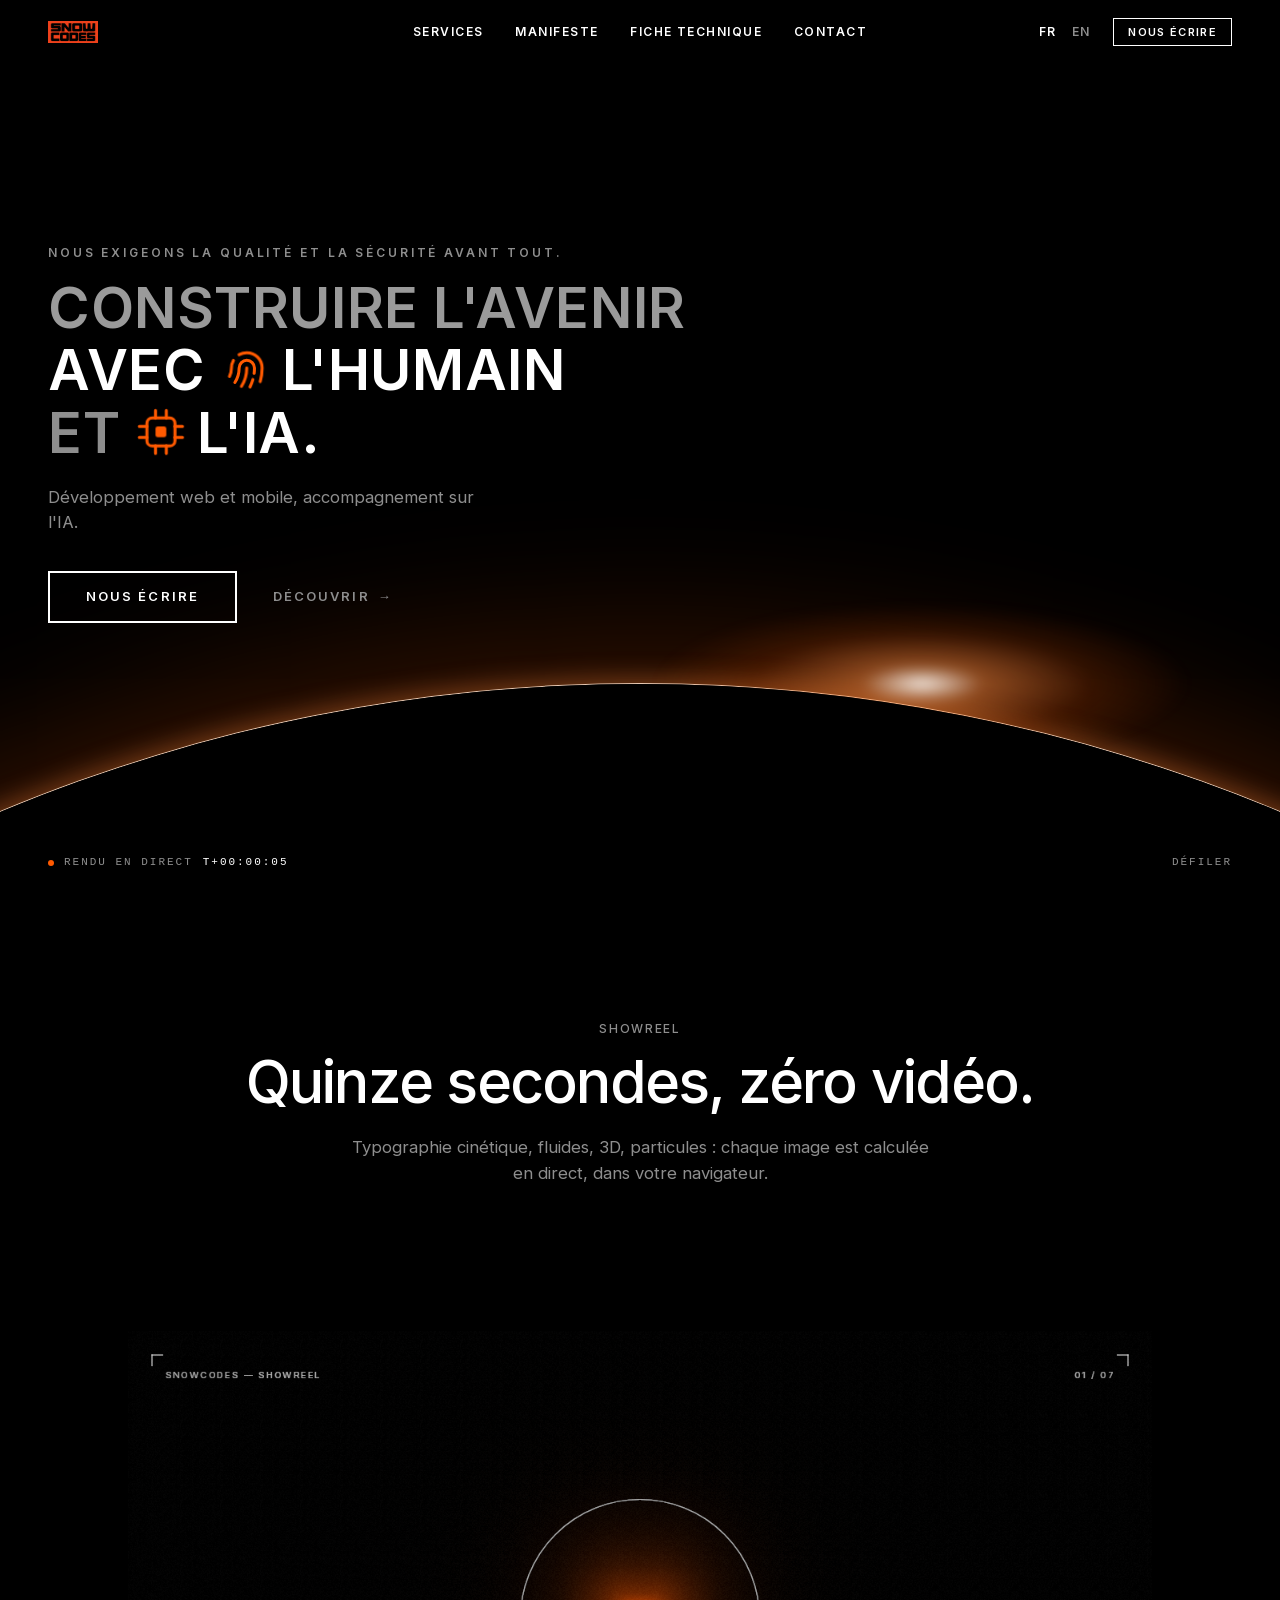
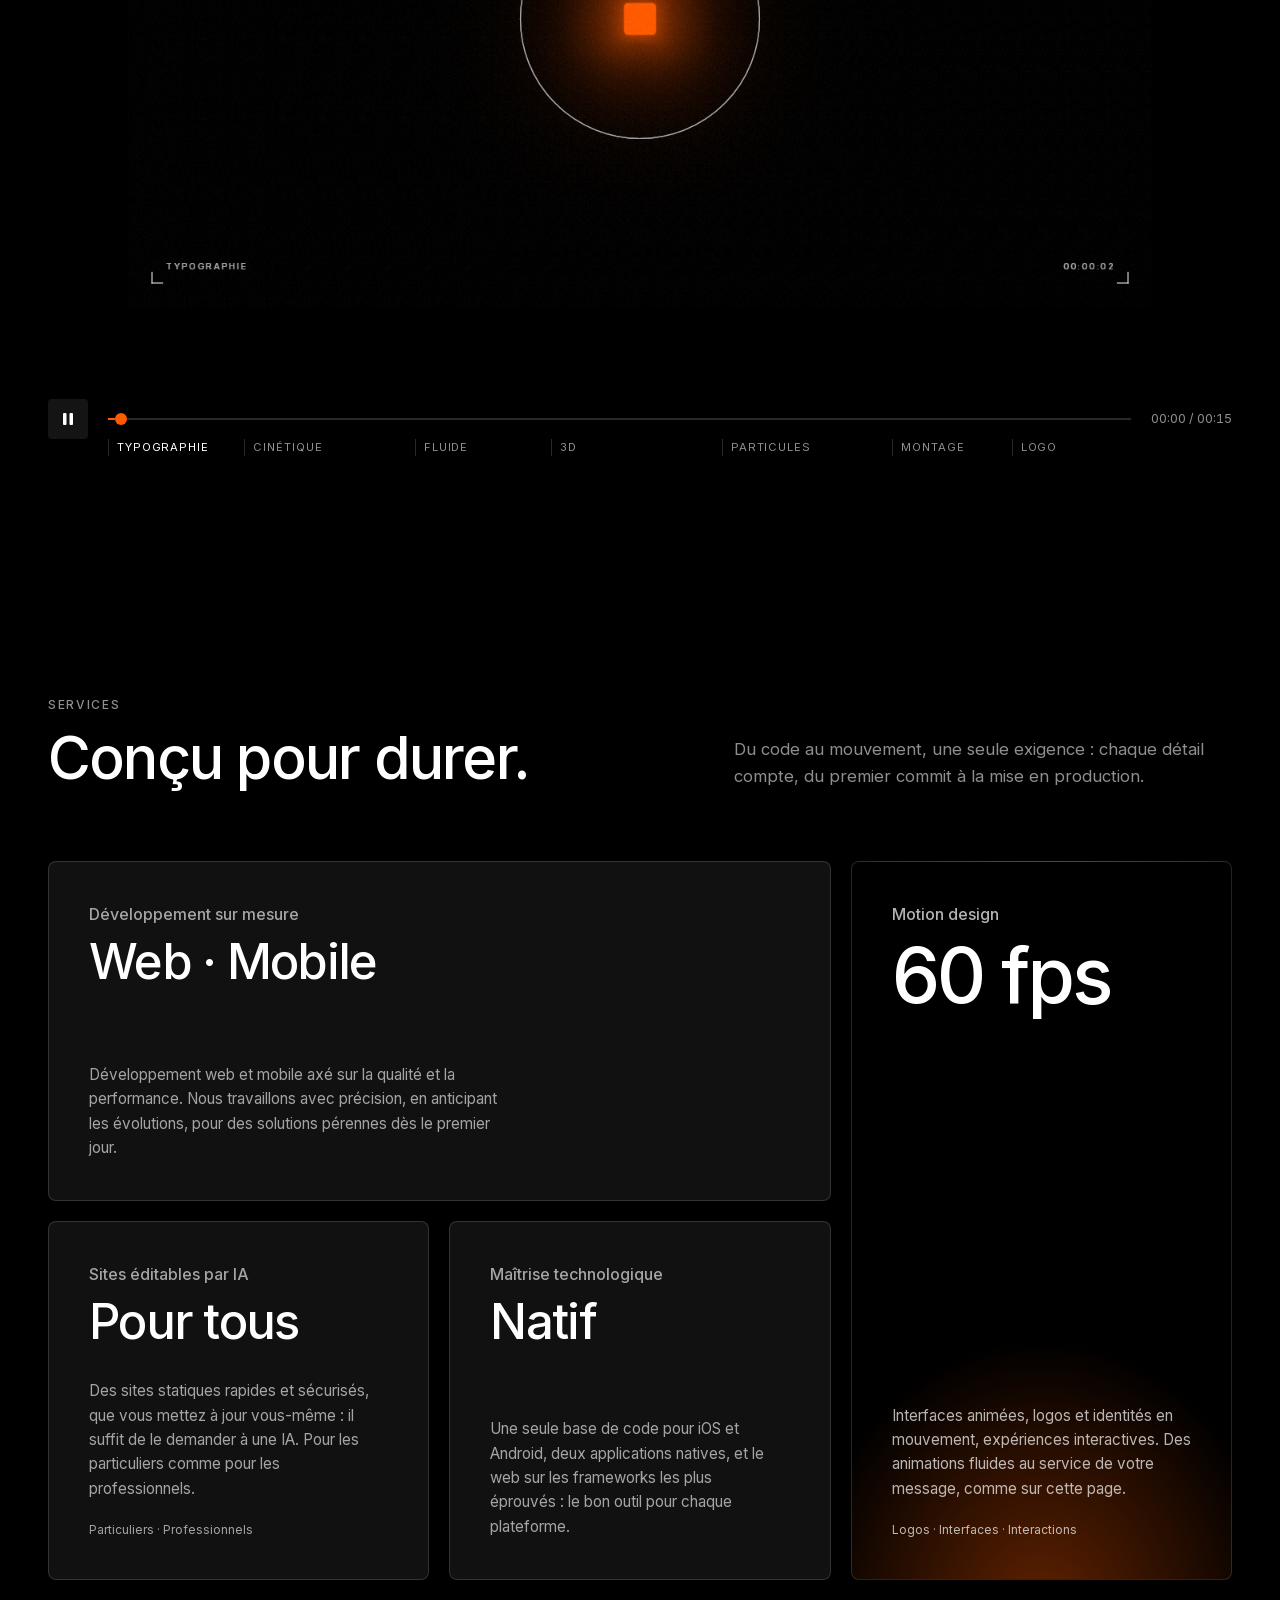
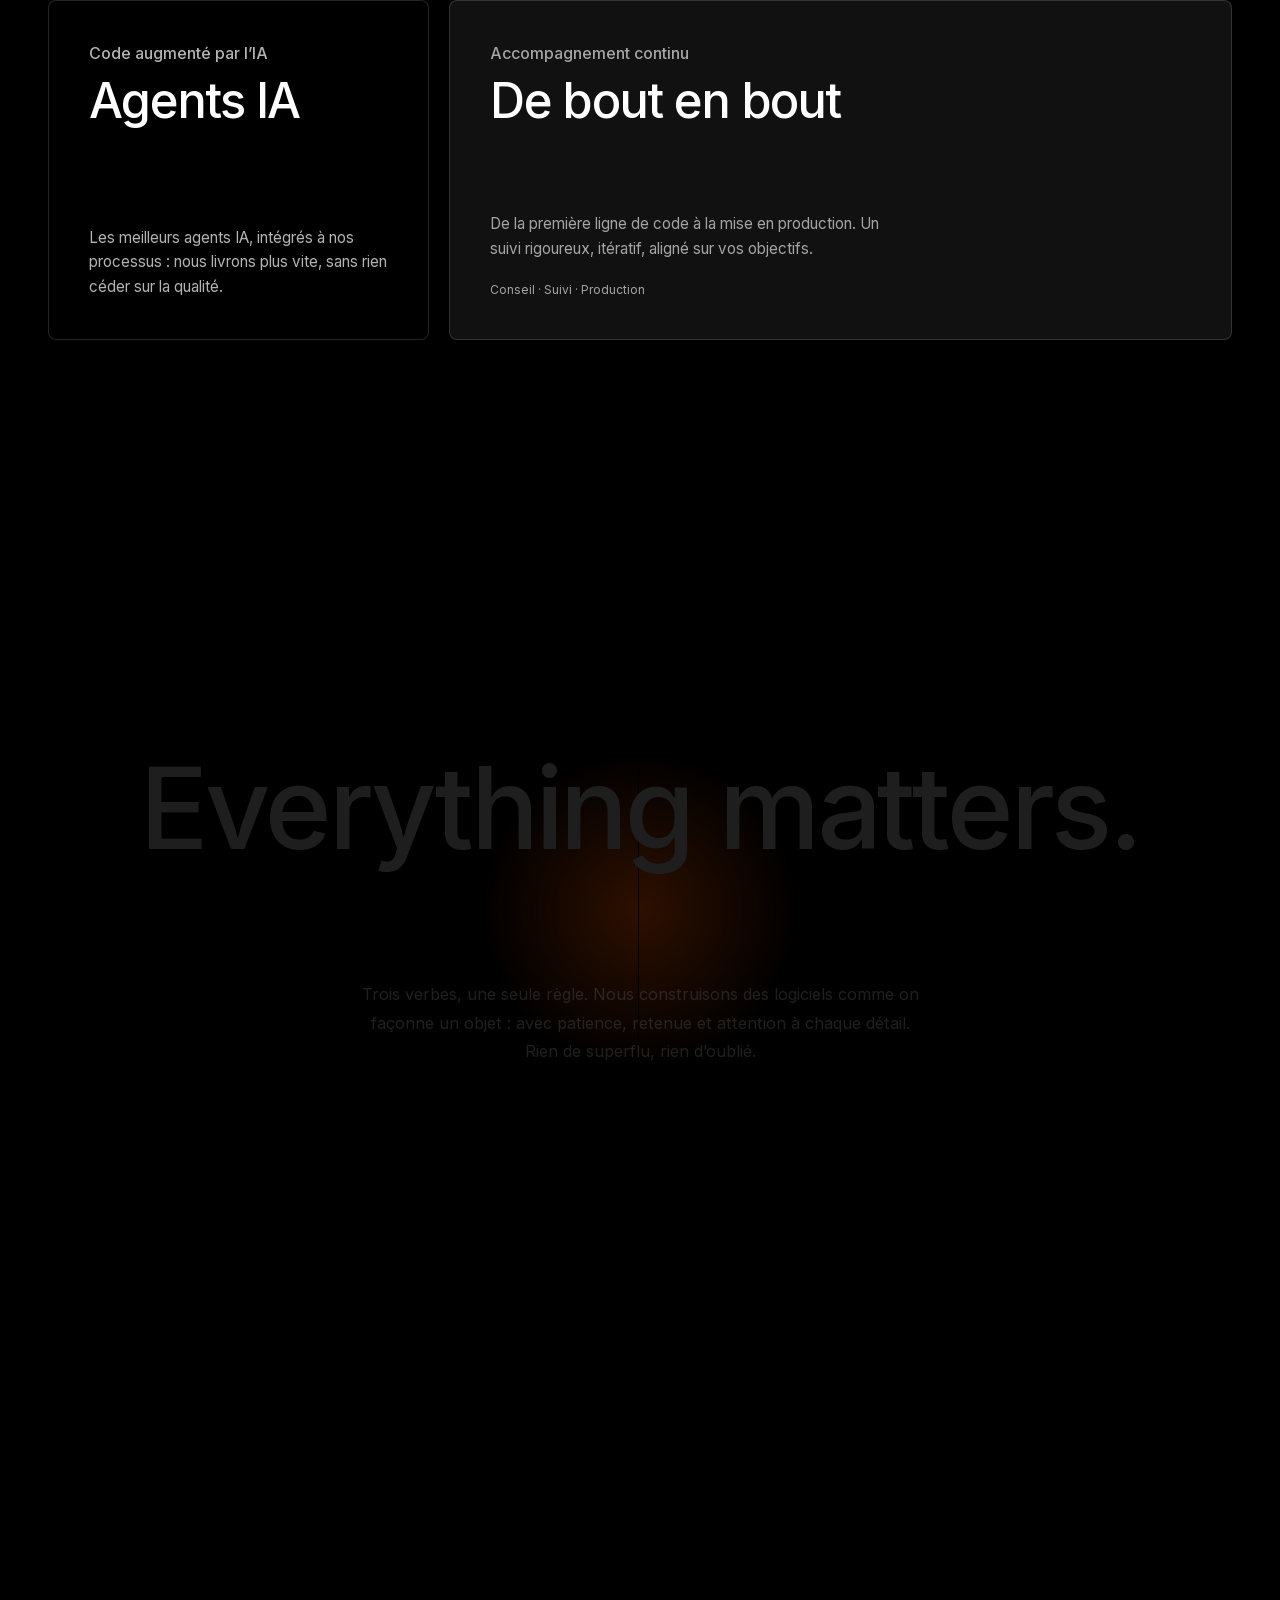
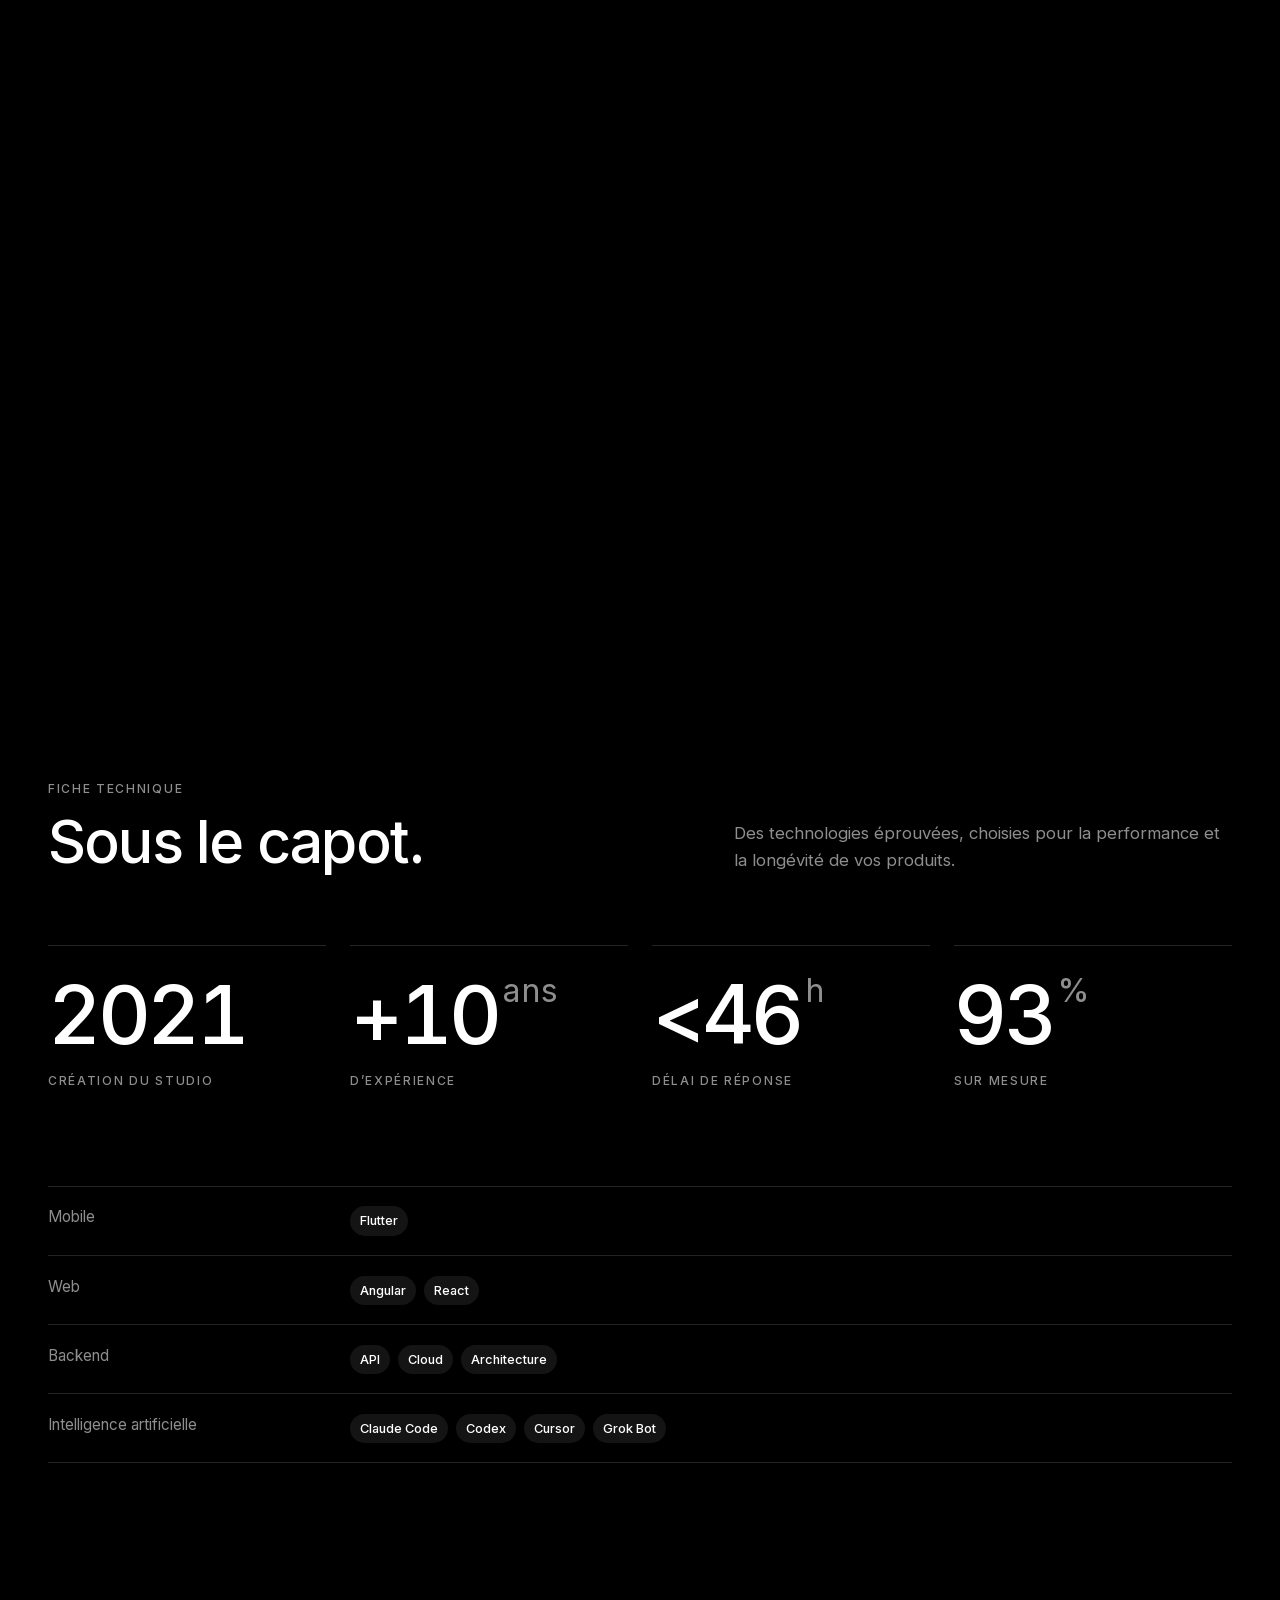
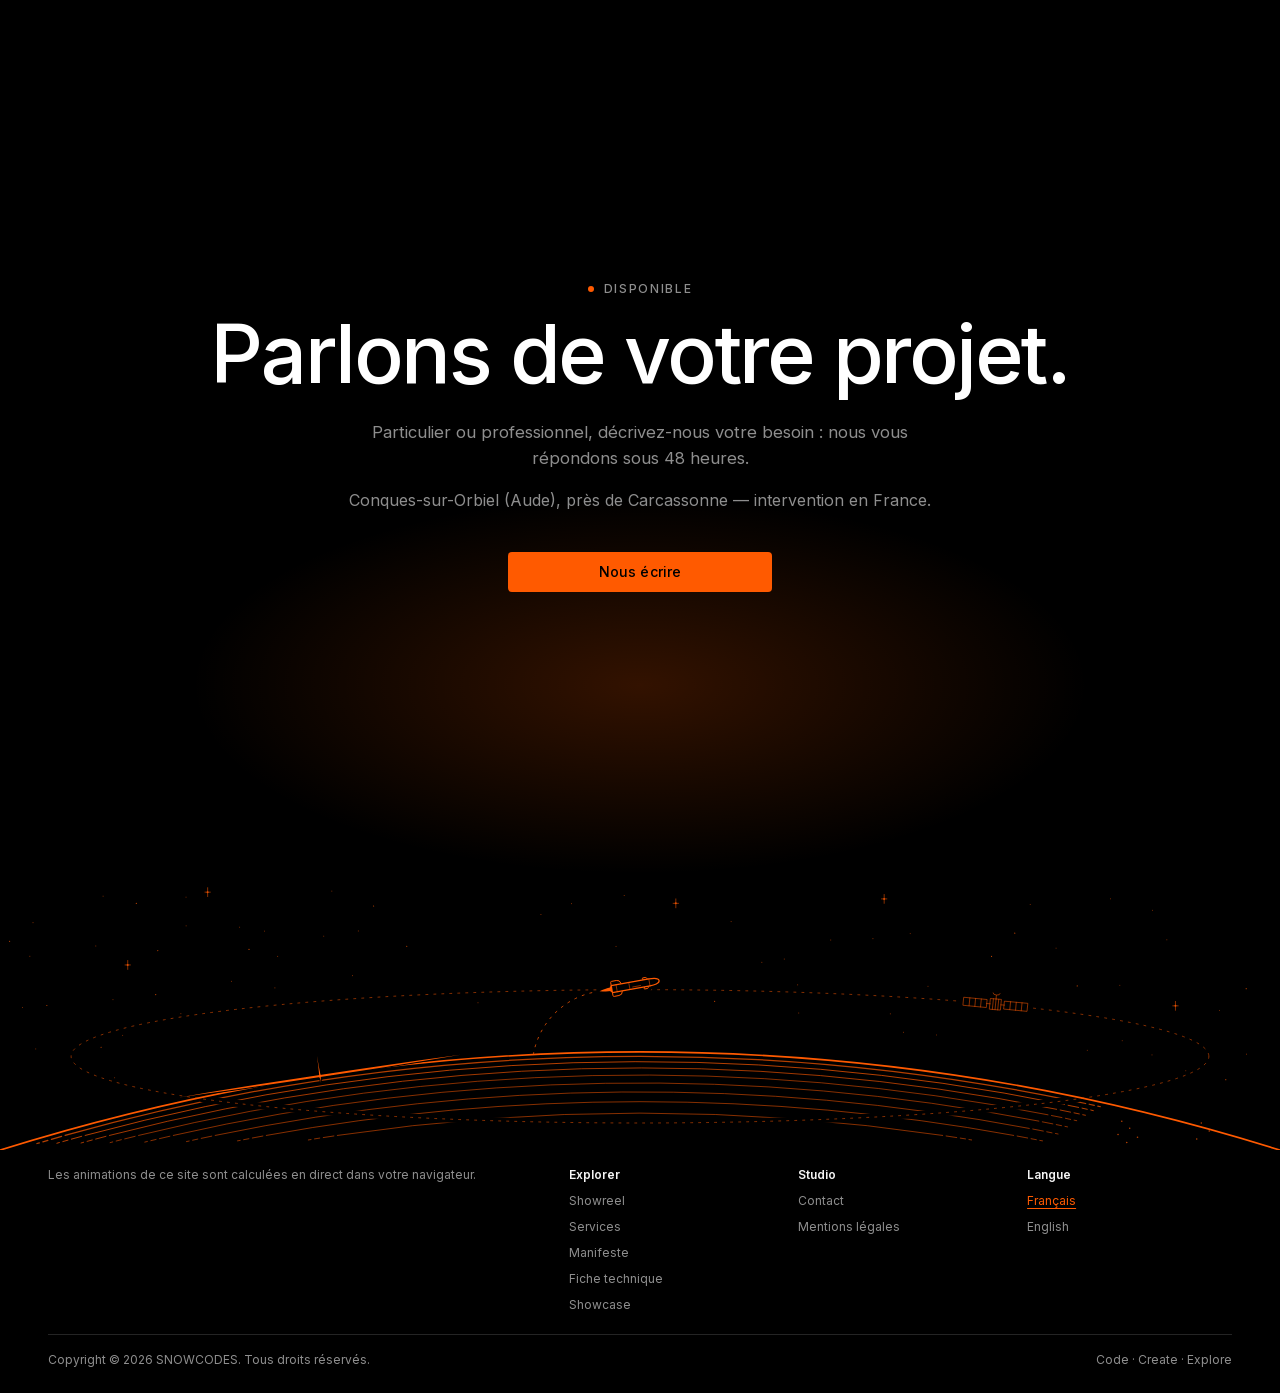
<file: index.html>
<!DOCTYPE html><html lang="fr"><head><meta charset="UTF-8"><meta name="viewport" content="width=device-width, initial-scale=1.0"><title>Snowcodes | Développement web &amp; applications mobiles près de Carcassonne</title><meta name="description" content="Développement web et applications mobiles à Conques-sur-Orbiel, près de Carcassonne (Aude). Motion design, sites éditables par IA. contact@snowcodes.fr."><link rel="canonical" href="https://snowcodes.fr/"><meta name="theme-color" content="#000000"><link rel="alternate" hreflang="fr-FR" href="https://snowcodes.fr/"><link rel="alternate" hreflang="en" href="https://snowcodes.fr/en/"><link rel="alternate" hreflang="x-default" href="https://snowcodes.fr/"><meta property="og:type" content="website"><meta property="og:site_name" content="SNOWCODES"><meta property="og:locale" content="fr_FR"><meta property="og:locale:alternate" content="en_GB"><meta property="og:title" content="Snowcodes | Développement web &amp; applications mobiles près de Carcassonne"><meta property="og:description" content="Développement web et applications mobiles à Conques-sur-Orbiel, près de Carcassonne (Aude). Motion design, sites éditables par IA. contact@snowcodes.fr."><meta property="og:url" content="https://snowcodes.fr/"><meta property="og:image" content="https://snowcodes.fr/assets/web/og.jpg"><meta property="og:image:type" content="image/jpeg"><meta property="og:image:width" content="1200"><meta property="og:image:height" content="630"><meta property="og:image:alt" content="Logo SNOWCODES sur fond noir"><meta name="twitter:card" content="summary_large_image"><meta name="twitter:title" content="Snowcodes | Développement web &amp; applications mobiles près de Carcassonne"><meta name="twitter:description" content="Développement web et applications mobiles à Conques-sur-Orbiel, près de Carcassonne (Aude). Motion design, sites éditables par IA. contact@snowcodes.fr."><meta name="twitter:image" content="https://snowcodes.fr/assets/web/og.jpg"><meta name="twitter:image:alt" content="Logo SNOWCODES sur fond noir"><link rel="icon" href="/favicon.ico" sizes="any"><link rel="icon" type="image/svg+xml" href="data:image/svg+xml,%3Csvg xmlns='http://www.w3.org/2000/svg' viewBox='0 0 100 100'%3E%3Crect width='100' height='100' fill='%23000'/%3E%3Crect x='22' y='22' width='56' height='56' rx='6' fill='%23FF5A00'/%3E%3C/svg%3E"><link rel="apple-touch-icon" href="/apple-touch-icon.png"><link rel="preload" href="/fonts/inter-latin.woff2" as="font" type="font/woff2" crossorigin><script type="application/ld+json">{"@context":"https://schema.org","@graph":[{"@type":["ProfessionalService","Organization"],"@id":"https://snowcodes.fr/#organization","name":"SNOWCODES","url":"https://snowcodes.fr/","logo":{"@type":"ImageObject","url":"https://snowcodes.fr/assets/web/logo.webp","width":1200,"height":530},"image":"https://snowcodes.fr/assets/web/og.jpg","email":"contact@snowcodes.fr","founder":{"@type":"Person","name":"Alexandre Ruiz"},"foundingDate":"2021","address":{"@type":"PostalAddress","streetAddress":"10 rue Gaston Leroux","postalCode":"11600","addressLocality":"Conques-sur-Orbiel","addressRegion":"Occitanie","addressCountry":"FR"},"areaServed":{"@type":"Country","name":"France"},"vatID":"FR21908464076","description":"Studio de développement web et mobile, de motion design et de sites éditables par IA.","knowsAbout":["Développement web","Applications mobiles","Motion design","Sites éditables par IA","Flutter","Angular","React"],"sameAs":["https://www.linkedin.com/company/snowcodes","https://github.com/snowcodes-oss"],"identifier":{"@type":"PropertyValue","propertyID":"SIREN","value":"908464076"}},{"@type":"WebSite","@id":"https://snowcodes.fr/#website","url":"https://snowcodes.fr/","name":"SNOWCODES","inLanguage":["fr-FR","en"],"publisher":{"@id":"https://snowcodes.fr/#organization"}}]}</script><link rel="stylesheet" href="/_astro/Layout.P5oTgOU6.css"></head><body><a class="skip" href="#content">Aller au contenu</a><!-- Header --><header id="header"><div class="wrap"><a href="#" class="logo"><picture><source srcset="/assets/web/logo.webp" type="image/webp"><img src="/assets/web/logo.png" alt="SNOWCODES" width="1200" height="530"></picture></a><ul class="menu"><li><a href="#services">Services</a></li><li><a href="#manifesto">Manifeste</a></li><li><a href="#specs">Fiche technique</a></li><li><a href="#contact">Contact</a></li></ul><div class="menu-right"><nav class="lang" aria-label="Langue"><a href="/" hreflang="fr-FR" lang="fr" aria-current="page">FR<span class="sr-only">, Français</span></a><a href="/en/" hreflang="en" lang="en">EN<span class="sr-only">, English</span></a></nav><a href="mailto:contact@snowcodes.fr" class="cta">Nous écrire</a><button class="menu-btn" type="button" popovertarget="nav-panel">Menu</button></div></div></header><!-- Mobile nav: a native popover (Esc, focus and top layer for free) --><nav id="nav-panel" popover aria-label="Menu"><button class="menu-btn" type="button" popovertarget="nav-panel" popovertargetaction="hide" autofocus>Fermer</button><ul><li style="--i:0"><a href="#services">Services</a></li><li style="--i:1"><a href="#manifesto">Manifeste</a></li><li style="--i:2"><a href="#specs">Fiche technique</a></li><li style="--i:3"><a href="#contact">Contact</a></li></ul></nav><main id="content"><section class="hero" id="top"><div class="horizon" aria-hidden="true"></div><div class="wrap hero-head"><p class="hero-kicker">Nous exigeons la qualité et la sécurité avant tout.</p><h1 class="hero-title" aria-label="Construire l'avenir, avec l'humain et l'IA."><span class="ln" aria-hidden="true"><span class="w"><span style="--d:0.3s">Construire</span></span> <span class="w"><span style="--d:0.39s">l&#39;avenir</span></span> </span><span class="ln" aria-hidden="true"><span class="w"><span style="--d:0.75s">avec</span></span> <span class="duo human"><svg class="ic" viewBox="0 0 24 24"><!-- Fingerprint: svgrepo.com/svg/532315, split into its strokes so they draw one by one --><path pathLength="1" style="--k:0" d="M18.6156 17.4359C19.1883 15.4236 19.4949 13.2993 19.4949 11.1033C19.4949 7.18026 16.3147 4 12.3916 4C11.0978 4 9.88477 4.34591 8.83997 4.9503"></path><path pathLength="1" style="--k:1" d="M4.40039 14.9783C4.96924 13.8073 5.28831 12.4926 5.28831 11.1033C5.28831 9.8095 5.63422 8.59646 6.2386 7.55166"></path><path pathLength="1" style="--k:2" d="M6.89258 17.7897C6.9083 17.7633 6.92441 17.7369 6.9409 17.7107C8.14358 15.7988 8.8398 13.5379 8.8398 11.1034C8.8398 9.14189 10.4299 7.55176 12.3915 7.55176C14.353 7.55176 15.9431 9.14189 15.9431 11.1034C15.9431 12.0065 15.8816 12.8957 15.7626 13.7672"></path><path pathLength="1" style="--k:3" d="M13.8825 19.8437C14.4257 18.7596 14.871 17.6179 15.2069 16.4309"></path><path pathLength="1" style="--k:4" d="M12.3915 11.1035C12.3915 14.2265 11.4958 17.1403 9.94727 19.6019"></path></svg><span class="w"><span style="--d:1.25s">l&#39;humain</span></span></span></span><span class="ln" aria-hidden="true"><span class="plus">et</span> <span class="duo ai"><svg class="ic" viewBox="0 0 24 24"><rect pathLength="1" style="--k:0" x="5.5" y="5.5" width="13" height="13" rx="2.5"></rect><rect class="core" x="9.5" y="9.5" width="5" height="5" rx="1"></rect><path pathLength="1" style="--k:1" d="M9.5 2v3.5M14.5 2v3.5M9.5 18.5V22M14.5 18.5V22M2 9.5h3.5M2 14.5h3.5M18.5 9.5H22M18.5 14.5H22"></path></svg><span class="w"><span style="--d:2.6s">l&#39;IA.</span></span></span></span></h1><p class="hero-sub">Développement web et mobile, accompagnement sur l&#39;IA.</p><div class="hero-cta"><a href="#contact" class="btn-x">Nous écrire</a><a href="#services" class="link-x">Découvrir</a></div></div><div class="wrap telemetry"><span><i></i>Rendu en direct <b class="t-clock">T+00:00:00</b></span><a href="#showreel">Défiler</a></div></section><section class="block reel" id="showreel" data-play="Lecture" data-pause="Pause"><div class="wrap"><div class="sec-head-center reveal"><p class="eyebrow">Showreel</p><h2 class="sec-title">Quinze secondes, zéro vidéo.</h2><p class="sec-lead">Typographie cinétique, fluides, 3D, particules : chaque image est calculée en direct, dans votre navigateur.</p></div></div><div class="reel-frame"><canvas role="img" aria-label="Showreel SNOWCODES de 15 secondes, calculé en temps réel"></canvas></div><div class="wrap"><div class="reel-bar reveal" data-delay="2"><button class="reel-play" type="button" aria-label="Pause"><svg class="i-pause" viewBox="0 0 14 14" aria-hidden="true"><rect x="2" y="1" width="3.5" height="12" rx="1"></rect><rect x="8.5" y="1" width="3.5" height="12" rx="1"></rect></svg><svg class="i-play" viewBox="0 0 14 14" aria-hidden="true"><path d="M3 1.6v10.8a.7.7 0 0 0 1.05.6l8.9-5.4a.7.7 0 0 0 0-1.2L4.05 1a.7.7 0 0 0-1.05.6z"></path></svg></button><div class="reel-track"><input type="range" min="0" max="15" step="0.01" value="0" aria-label="Position dans le showreel"><ol class="reel-chapters" data-names="Typographie|Cinétique|Fluide|3D|Particules|Montage|Logo"></ol></div><span class="reel-tc">00:00 / 00:15</span></div></div></section><section class="block" id="services"><div class="wrap"><div class="sec-head reveal"><div><p class="eyebrow">Services</p><h2 class="sec-title">Conçu pour durer.</h2></div><p class="sec-lead">Du code au mouvement, une seule exigence : chaque détail compte, du premier commit à la mise en production.</p></div><div class="bento"><article class="tile reveal"><h3>Développement sur mesure</h3><p class="big">Web · Mobile</p><p>Développement web et mobile axé sur la qualité et la performance. Nous travaillons avec précision, en anticipant les évolutions, pour des solutions pérennes dès le premier jour.</p></article><article class="tile reveal" data-delay="1"><h3>Motion design</h3><p class="big">60 fps</p><p>Interfaces animées, logos et identités en mouvement, expériences interactives. Des animations fluides au service de votre message, comme sur cette page.</p><small>Logos · Interfaces · Interactions</small></article><article class="tile reveal" data-delay="2"><h3>Sites éditables par IA</h3><p class="big">Pour tous</p><p>Des sites statiques rapides et sécurisés, que vous mettez à jour vous-même : il suffit de le demander à une IA. Pour les particuliers comme pour les professionnels.</p><small>Particuliers · Professionnels</small></article><article class="tile reveal"><h3>Maîtrise technologique</h3><p class="big">Natif</p><p>Une seule base de code pour iOS et Android, deux applications natives, et le web sur les frameworks les plus éprouvés : le bon outil pour chaque plateforme.</p></article><article class="tile reveal" data-delay="1"><h3>Code augmenté par l’IA</h3><p class="big">Agents IA</p><p>Les meilleurs agents IA, intégrés à nos processus : nous livrons plus vite, sans rien céder sur la qualité.</p></article><article class="tile reveal" data-delay="2"><h3>Accompagnement continu</h3><p class="big">De bout en bout</p><p>De la première ligne de code à la mise en production. Un suivi rigoureux, itératif, aligné sur vos objectifs.</p><small>Conseil · Suivi · Production</small></article></div></div></section><section class="manifesto" id="manifesto"><div class="m-pin"><div class="wrap"><p class="m-big"><span class="mw">Everything</span> <span class="mw em">matters.</span></p><p class="m-verbs">Code · Create · Explore</p><p class="m-text">Trois verbes, une seule règle. Nous construisons des logiciels comme on façonne un objet : avec patience, retenue et attention à chaque détail. Rien de superflu, rien d’oublié.</p></div></div></section><section class="block specs-sec" id="specs"><div class="wrap"><div class="sec-head reveal"><div><p class="eyebrow">Fiche technique</p><h2 class="sec-title">Sous le capot.</h2></div><p class="sec-lead">Des technologies éprouvées, choisies pour la performance et la longévité de vos produits.</p></div><ul class="figures reveal"><li><b>2021</b><small>Création du studio</small></li><li><b>+10<sup>ans</sup></b><small>D’expérience</small></li><li><b>&lt;48<sup>h</sup></b><small>Délai de réponse</small></li><li><b>100<sup>%</sup></b><small>Sur mesure</small></li></ul><ul class="spec-table reveal"><li style="--i:0"><span>Mobile</span><span class="tags"><i>Flutter</i></span></li><li style="--i:1"><span>Web</span><span class="tags"><i>Angular</i><i>React</i></span></li><li style="--i:2"><span>Backend</span><span class="tags"><i>API</i><i>Cloud</i><i>Architecture</i></span></li><li style="--i:3"><span>Intelligence artificielle</span><span class="tags"><i>Claude Code</i><i>Codex</i><i>Cursor</i><i>Grok Bot</i></span></li></ul></div></section><section class="contact" id="contact"><div class="wrap"><p class="eyebrow status reveal"><i></i>Disponible</p><h2 class="sec-title reveal" data-delay="1">Parlons de votre projet.</h2><p class="sec-lead reveal" data-delay="1">Particulier ou professionnel, décrivez-nous votre besoin : nous vous répondons sous 48 heures.</p><p class="contact-where reveal" data-delay="1">Conques-sur-Orbiel (Aude), près de Carcassonne — intervention en France.</p><div class="btns reveal" data-delay="2"><a href="mailto:contact@snowcodes.fr" class="btn btn-primary">Nous écrire</a></div></div></section><script type="module" src="/_astro/Home.astro_astro_type_script_index_0_lang.BuCk1Ku1.js"></script></main><footer class="fo" data-astro-cid-hzls3opy><svg class="fo-art fo-art--d" focusable="false" xmlns="http://www.w3.org/2000/svg" aria-hidden="true" preserveAspectRatio="xMidYMax slice" viewBox="0 0 1440 300" data-astro-cid-hzls3opy><path d="M312.3 82.6h.1m-3.2 35.4h.1m913.9 70.3zM138 171.5zm399.7-36.8h.1m834.1 8.7zM269.6 49.8zm94.6 10.1zm898.3 117.5zm-654-141.9h.1M857 89.3h.1M107.7 70.9h.1m774.5 14.7h.1m430.3-21.7zM33.5 82.5h.1m609.3-59.3h.1m-382.7 87.5h.1m562.1-67.3h.1m579.7 149.2h.1M209.3 16zM40.2 186.7zm857.1-72.1h.1m146.6 1.7zm9.6 54.7zM129 219.1zM693 71.4h.1m308.5 75.8h.1M373.3 9.2zm-75.7 45zM1296 193.4zm-36.2-78.2zM203.4 147h.1m199.6-93h.1m495.3 92.3h.1M116 14.9zm1133.3 2.9zm-233 150.2h.1M37.1 44.6h.1m1150.9 28.8zM982 62.6h.1M25.3 140.1zM1024 56.9zm-627.5 47.3h.1m900.1-73.4zm37.3 180.4zm-399.5-147h.1m-807.5 67zM702.2 14.1h.1M1159 24.2zm-949.6 24z" class="fo-s fo-f fo-o" data-astro-cid-hzls3opy></path><path d="M280.1 74.7h.1M52.7 137.8zm404.9-66.6zm-37.4-45.3h.1m791.6 89.9zM10.8 65.6zM1402 118.9zM113.7 184.8h.1M1115.5 82.6zM1379 221.3zM177.5 76zm-24.1-53zm988.2 33.5zm-337.7 76.6h.1m-628.9-7.6h.1" class="fo-s fo-d2 fo-o" data-astro-cid-hzls3opy></path><path d="M1322.4 138.2zm-1178.8-46h.1m850.9-74.3h.1m-761.2-7.6h.1m526.6 12.6h.1" class="fo-s fo-d3 fo-o" data-astro-cid-hzls3opy></path><path d="M1322.4 133.2v10m-3-5h6m-1181.7-51v10m-3-5h6m848-79.3v10m-3-5h6M233.6 5.3v10m-3-5h6m523.7 7.6v10m-3-5h6" class="fo-s fo-f fo-o" data-astro-cid-hzls3opy></path><path d="M73.2 284a2395 2395 0 0 1 1132.5-39.2m3.9.8 11.8 2.5m3.9.8 5.8 1.3m3.9.8 3 .7M57.8 288.4l11.5-3.3m-21.1 6.1 5.7-1.7m-12.4 3.6 2.8-.8" class="fo-s fo-w12 fo-o fo-a2" data-astro-cid-hzls3opy></path><path d="M95.8 284a2389 2389 0 0 1 1101.9-34.8m3.9.9 11.8 2.4m3.9.8 5.9 1.3m3.9.8 2.9.7M80.3 288.2l11.6-3.2m-21.2 5.9 5.8-1.6M64 292.8l2.8-.8" class="fo-s fo-o" data-astro-cid-hzls3opy></path><path d="M123.1 284a2382 2382 0 0 1 1065.6-29.4m4 .8 11.7 2.4m3.9.8 5.9 1.2m3.9.9 3 .6M107.6 288.1l11.6-3.1M98 290.7l5.8-1.6m-12.6 3.4 2.9-.8" class="fo-s fo-w09 fo-o fo-a2" data-astro-cid-hzls3opy></path><path d="M155.9 284A2374 2374 0 0 1 1179 260.8m3.9.8 11.8 2.3m3.9.8 5.9 1.3m3.9.8 2.9.6m-1071 20.5L152 285m-21.3 5.3 5.8-1.5m-12.6 3.3 2.9-.8" class="fo-s fo-f fo-o" data-astro-cid-hzls3opy></path><path d="M195 284a2365 2365 0 0 1 973.7-16.1m3.9.8 11.8 2.3m3.9.8 5.9 1.2m3.9.8 2.9.6M179.4 287.6l11.7-2.7m-21.4 5 5.9-1.4m-12.7 3 2.9-.7" class="fo-s fo-f fo-o fo-a2" data-astro-cid-hzls3opy></path><path d="M242.1 284a2355 2355 0 0 1 915.8-7.9m4 .7 11.8 2.3m3.9.8 5.9 1.2m3.9.7 2.9.6m-963.9 4.9 11.8-2.5m-21.5 4.6 5.8-1.3m-12.7 2.8 3-.6" class="fo-s fo-f fo-o" data-astro-cid-hzls3opy></path><path d="M299.6 284a2344 2344 0 0 1 840.8 0m3.9.7 11.8 2.2m3.9.8 5.9 1.1m3.9.8 3 .5m-888.9-3.2 11.8-2.2m-21.6 4.1 5.9-1.1m-12.8 2.4 3-.5" class="fo-s fo-f fo-o fo-a2" data-astro-cid-hzls3opy></path><path d="M379.5 284a2331 2331 0 0 1 681 0m3.9.6 11.9 1.8m4 .6 5.9.9m3.9.7 3 .5m-729.4-2.7 11.9-1.8m-21.8 3.3 5.9-.9m-12.8 2.1 3-.5" class="fo-s fo-f fo-o" data-astro-cid-hzls3opy></path><path d="M1262 268zm8.9 8zm-13.1 7zm21.9 3zm-12.1 6zm83.9-22zm8.9 9zm-14.1 9z" class="fo-s fo-w16 fo-o" data-astro-cid-hzls3opy></path><path d="M1211.8 243a640 75 0 0 1-983.6 0" class="fo-r" data-astro-cid-hzls3opy></path><path d="M-2 301.2a2400 2400 0 0 1 1444 0" class="fo-s fo-w16" data-astro-cid-hzls3opy></path><g class="fo-sun" data-astro-cid-hzls3opy><circle cx="360" cy="217.2" r="4.5" class="fo-k" data-astro-cid-hzls3opy></circle><path d="M359.8 216q36-5.5 72.1-10.7a5346 5346 0 0 1 86.3-12.1l-30.4 5-55.6 9-72 11.1zm.4 2.3q-36 5.5-72.1 10.7-27.9 4.1-55.8 7.9l-30.5 4.3 30.4-5.1 55.6-9 72-11.1zm-1-1a347 347 0 0 0-2.7-23.1l-1.9-12.6 1.9 12.5q1.9 11.5 4.3 22.9zm1.6-.3a46 46 0 0 0 .6 9.1 54 54 0 0 0-2.2-8.8z" class="fo-r fo-r2" data-astro-cid-hzls3opy></path><path d="M359.8 216q36-5.5 72.1-10.7a5346 5346 0 0 1 86.3-12.1l-30.4 5-55.6 9-72 11.1zm.4 2.3q-36 5.5-72.1 10.7-27.9 4.1-55.8 7.9l-30.5 4.3 30.4-5.1 55.6-9 72-11.1zm-1-1a347 347 0 0 0-2.7-23.1l-1.9-12.6 1.9 12.5q1.9 11.5 4.3 22.9zm1.6-.3a46 46 0 0 0 .6 9.1 54 54 0 0 0-2.2-8.8z" class="fo-g" data-astro-cid-hzls3opy></path><circle cx="360" cy="217.2" r="1.5" class="fo-g" data-astro-cid-hzls3opy></circle></g><ellipse cx="720" cy="195" class="fo-s fo-f fo-o fo-t" rx="640" ry="75" data-astro-cid-hzls3opy></ellipse><path d="m1084.2 133.1 71.6 6.8m-34.6-16.3-1.8 18.9" class="fo-r" data-astro-cid-hzls3opy></path><path d="m1114.6 130 12 1-1.2 12-12-1zm-30-1.4 25.9 2.5-.9 9-25.9-2.5zm45.8 4.4 25.9 2.4-.9 9-25.9-2.5z" class="fo-b fo-f fo-o" data-astro-cid-hzls3opy></path><path d="m1110 135.6 4 .3m12 1.2 4 .3m-9.4-6.9.3-4m-3.7-2.8a4 2 5.4 0 0 8 .7m-34.1 4.8-.9 9m7.3-8.3-.8 9m7.3-8.4-.9 9m33.8-6-.9 9m7.3-8.3-.8 9m7.3-8.4-.9 9m-31.3-13.6-1.2 12m4.2-11.7-1.2 12m4.2-11.7-1.2 12" class="fo-s fo-f fo-o" data-astro-cid-hzls3opy></path><path d="M600 193a87 87 0 0 1 70.6-70.6" class="fo-s fo-f fo-t" data-astro-cid-hzls3opy></path><g class="fo-rk" data-astro-cid-hzls3opy><path d="m729.1 109-1.6-2q-.5-.9-1.5-.7l-2.8.5q-1 .1-.4 1l1.4 2.1zm-30 5.4-.6-1.7q-1.3-3.7-5.2-3l-5.3 1q-1.2.1-1 1.3l.8 4.4zm31 .6-.7 2.5q-.2 1-1.2 1.2l-2.8.5q-1 .1-.7-.8l.6-2.6zm-30 5.3v1.7q.1 4-3.8 4.6l-5.3 1q-1.2.2-1.4-1l-.8-4.3zm-12.5-5 42.3-7.4c4.5-.8 11-1 11.6 2s-5.7 5.1-10.2 5.9l-42.3 7.5zm.2 1-1.1.8.8 4.9 1.3.3z" class="fo-r" data-astro-cid-hzls3opy></path><path d="M686.8 117.6c-3.8.4-8.5 2.5-12.3 4.1 4.1.3 9.3.6 13-.2z" class="fo-r fo-r3" data-astro-cid-hzls3opy></path><path d="m729.1 109-1.6-2q-.5-.9-1.5-.7l-2.8.5q-1 .1-.4 1l1.4 2.1zm-30 5.4-.6-1.7q-1.3-3.7-5.2-3l-5.3 1q-1.2.1-1 1.3l.8 4.4zm31 .6-.7 2.5q-.2 1-1.2 1.2l-2.8.5q-1 .1-.7-.8l.6-2.6zm-30 5.3v1.7q.1 4-3.8 4.6l-5.3 1q-1.2.2-1.4-1l-.8-4.3z" class="fo-b" data-astro-cid-hzls3opy></path><path d="m687.6 115.4 42.3-7.5c4.5-.8 11-1 11.6 2s-5.7 5.1-10.2 5.9l-42.3 7.5zm.2 1-1.1.7.8 4.9 1.3.3z" class="fo-b fo-w12" data-astro-cid-hzls3opy></path><path d="m693 114.4 1.4 7.9m12.9-10.4 1.4 7.9m21.2-11.9 1.4 7.9m-19.5 1.2 8.8-1.6" class="fo-s fo-f fo-o" data-astro-cid-hzls3opy></path><path d="M686.8 117.6c-3.8.4-8.5 2.5-12.3 4.1 4.1.3 9.3.6 13-.2z" class="fo-g" data-astro-cid-hzls3opy></path></g></svg><svg class="fo-art fo-art--m" focusable="false" xmlns="http://www.w3.org/2000/svg" aria-hidden="true" preserveAspectRatio="xMidYMax slice" viewBox="0 0 780 520" data-astro-cid-hzls3opy><path d="M-2 462.2a690 690 0 0 1 704.4-47.4m5.4 2.7 10.6 5.6m5.2 2.9 5.3 2.9m5.2 3 2.6 1.5" class="fo-s fo-w12 fo-o" data-astro-cid-hzls3opy></path><path d="M-2 476.8A678 678 0 0 1 690 422m5.4 2.7 10.7 5.5m5.3 2.8 5.2 2.9m5.3 2.9 2.6 1.4" class="fo-s fo-o" data-astro-cid-hzls3opy></path><path d="M-2 494.1a664 664 0 0 1 678.2-63.2m5.4 2.6 10.8 5.3m5.3 2.8 5.3 2.8m5.3 2.9 2.6 1.4" class="fo-s fo-w09 fo-o" data-astro-cid-hzls3opy></path><path d="M22.9 496a648 648 0 0 1 638.5-54.4m5.4 2.5 10.8 5.2m5.4 2.7 5.3 2.8m5.3 2.7 2.7 1.5M8.2 506.4l9.8-7m-19.4 14.2 4.8-3.6" class="fo-s fo-f fo-o" data-astro-cid-hzls3opy></path><path d="M55.7 496a630 630 0 0 1 590.1-41.7m5.5 2.4 10.9 5.1m5.4 2.6 5.3 2.7m5.4 2.7 2.7 1.4M40.6 505.8l10-6.6m-19.9 13.3 4.9-3.4m-12.3 8.6 2.5-1.7" class="fo-s fo-f fo-o" data-astro-cid-hzls3opy></path><path d="M95.1 496A610 610 0 0 1 630 469.2m5.5 2.4 10.9 4.9m5.4 2.6 5.5 2.6m5.3 2.6 2.7 1.4M79.5 504.9l10.4-6m-20.7 12.2 5.2-3.1m-12.8 7.9 2.6-1.6" class="fo-s fo-f fo-o" data-astro-cid-hzls3opy></path><path d="M515.2 343.3a340 95 0 0 1-250.4 0" class="fo-r" data-astro-cid-hzls3opy></path><path d="M-2 450.1a700 700 0 0 1 784 0" class="fo-s fo-w16" data-astro-cid-hzls3opy></path><g class="fo-sun" data-astro-cid-hzls3opy><circle cx="110" cy="388.4" r="9" class="fo-k" data-astro-cid-hzls3opy></circle><path d="M109.1 386.3a3160 3160 0 0 1 89.4-37.4l21.5-8.5a1984 1984 0 0 1-59.2 27.8q-24.8 11.5-49.9 22.3zm1.8 4.2A3165 3165 0 0 1 0 436.4l20.9-9.9a2665 2665 0 0 1 88.2-40.2zm-2.4-1.4a445 445 0 0 0-13-33.8l-7.9-18.2 8 18.1q7.3 16.6 15.9 32.6zm3-1.3a72 72 0 0 0 4.9 15.3 72 72 0 0 0-7.9-14z" class="fo-r fo-r2" data-astro-cid-hzls3opy></path><path d="M109.1 386.3a3160 3160 0 0 1 89.4-37.4l21.5-8.5a1984 1984 0 0 1-59.2 27.8q-24.8 11.5-49.9 22.3zm1.8 4.2A3165 3165 0 0 1 0 436.4l20.9-9.9a2665 2665 0 0 1 88.2-40.2zm-2.4-1.4a445 445 0 0 0-13-33.8l-7.9-18.2 8 18.1q7.3 16.6 15.9 32.6zm3-1.3a72 72 0 0 0 4.9 15.3 72 72 0 0 0-7.9-14z" class="fo-g" data-astro-cid-hzls3opy></path><circle cx="110" cy="388.4" r="3" class="fo-g" data-astro-cid-hzls3opy></circle></g><ellipse cx="390" cy="255" class="fo-s fo-f fo-o fo-t" rx="340" ry="95" data-astro-cid-hzls3opy></ellipse><path d="M300 335.8a110 110 0 0 1 46.5-80.5" class="fo-s fo-f fo-t" data-astro-cid-hzls3opy></path><g class="fo-rk" data-astro-cid-hzls3opy><path d="m425 194.5-3.8-2q-1.3-.9-2.6 0l-3.7 2.6q-1.3 1 0 1.7l3.6 2.3zm-40 28-2-2q-4.3-4.5-9.5-.9l-7.1 5q-1.6 1-.5 2.7l4 5.7zm45.5-20.2.7 4.3q.3 1.5-1 2.5l-3.7 2.5q-1.3 1-1.6-.6l-1-4zm-40 28 1.2 2.5q2.8 5.7-2.4 9.4l-7.1 5q-1.6 1-2.7-.5l-4-5.8zm-21.4 1.4 56.3-39.4c6-4.2 15.3-8.8 18.1-4.9s-4.9 11.2-10.7 15.3l-56.4 39.5zm.9 1.3-1.1 1.8 4.5 6.5 2-.4z" class="fo-r" data-astro-cid-hzls3opy></path><path d="M369.3 235.4a78 78 0 0 0-15 14.4 78 78 0 0 0 18.7-9.1z" class="fo-r fo-r3" data-astro-cid-hzls3opy></path><path d="m425 194.5-3.8-2q-1.3-.9-2.6 0l-3.7 2.6q-1.3 1 0 1.7l3.6 2.3zm-40 28-2-2q-4.3-4.5-9.5-.9l-7.1 5q-1.6 1-.5 2.7l4 5.7zm45.5-20.2.7 4.3q.3 1.5-1 2.5l-3.7 2.5q-1.3 1-1.6-.6l-1-4zm-40 28 1.2 2.5q2.8 5.7-2.4 9.4l-7.1 5q-1.6 1-2.7-.5l-4-5.8z" class="fo-b" data-astro-cid-hzls3opy></path><path d="m369 231.7 56.4-39.4c6-4.2 15.3-8.8 18.1-4.9s-4.9 11.2-10.7 15.3l-56.4 39.5zm1 1.3-1.1 1.8 4.5 6.5 2-.4z" class="fo-b fo-w12" data-astro-cid-hzls3opy></path><path d="m376.3 226.7 7.3 10.5m11.7-23.8 7.3 10.4m22.8-31.5 7.4 10.4m-27.6 15 11.8-8.2" class="fo-s fo-f fo-o" data-astro-cid-hzls3opy></path><path d="M369.3 235.4a78 78 0 0 0-15 14.4 78 78 0 0 0 18.7-9.1z" class="fo-g" data-astro-cid-hzls3opy></path></g></svg><div class="wrap" data-astro-cid-hzls3opy><div class="fo-id" data-astro-cid-hzls3opy><p class="fine" data-astro-cid-hzls3opy>Les animations de ce site sont calculées en direct dans votre navigateur.</p></div><nav class="dir" aria-label="Liens du site" data-astro-cid-hzls3opy><div data-astro-cid-hzls3opy><h2 data-astro-cid-hzls3opy>Explorer</h2><a href="#showreel" data-astro-cid-hzls3opy>Showreel</a><a href="#services" data-astro-cid-hzls3opy>Services</a><a href="#manifesto" data-astro-cid-hzls3opy>Manifeste</a><a href="#specs" data-astro-cid-hzls3opy>Fiche technique</a><a href="/showcase/" data-astro-cid-hzls3opy>Showcase</a></div><div data-astro-cid-hzls3opy><h2 data-astro-cid-hzls3opy>Studio</h2><a href="#contact" data-astro-cid-hzls3opy>Contact</a><a href="/mentions-legales/" data-astro-cid-hzls3opy>Mentions légales</a></div><div data-astro-cid-hzls3opy><h2 data-astro-cid-hzls3opy>Langue</h2><a href="/" hreflang="fr-FR" lang="fr" aria-current="page" data-astro-cid-hzls3opy>Français</a><a href="/en/" hreflang="en" lang="en" data-astro-cid-hzls3opy>English</a></div></nav><div class="bottom" data-astro-cid-hzls3opy><span data-astro-cid-hzls3opy>Copyright &copy; <span id="year" data-astro-cid-hzls3opy>2026</span> SNOWCODES. Tous droits réservés.</span><span data-astro-cid-hzls3opy>Code · Create · Explore</span></div></div></footer><script type="module" src="/_astro/Layout.astro_astro_type_script_index_0_lang.I574Bdt9.js"></script></body></html>
</file>
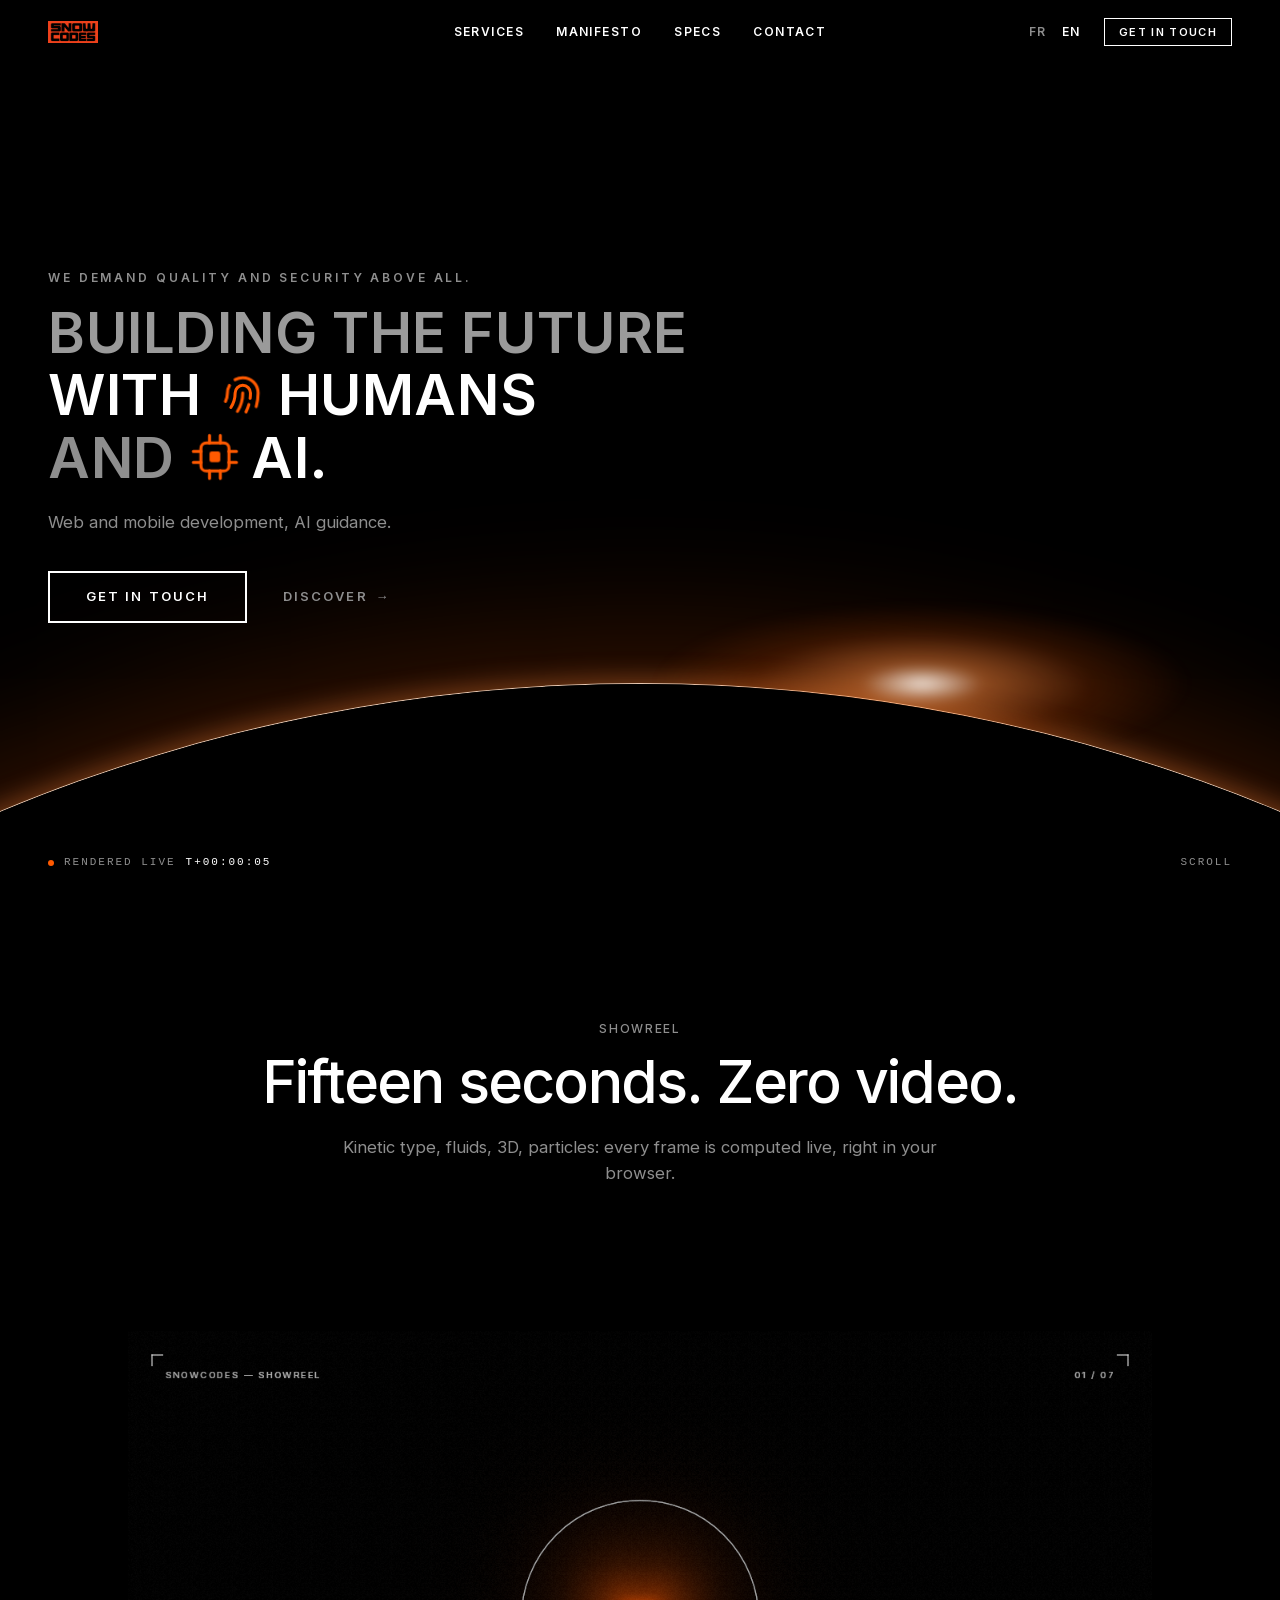
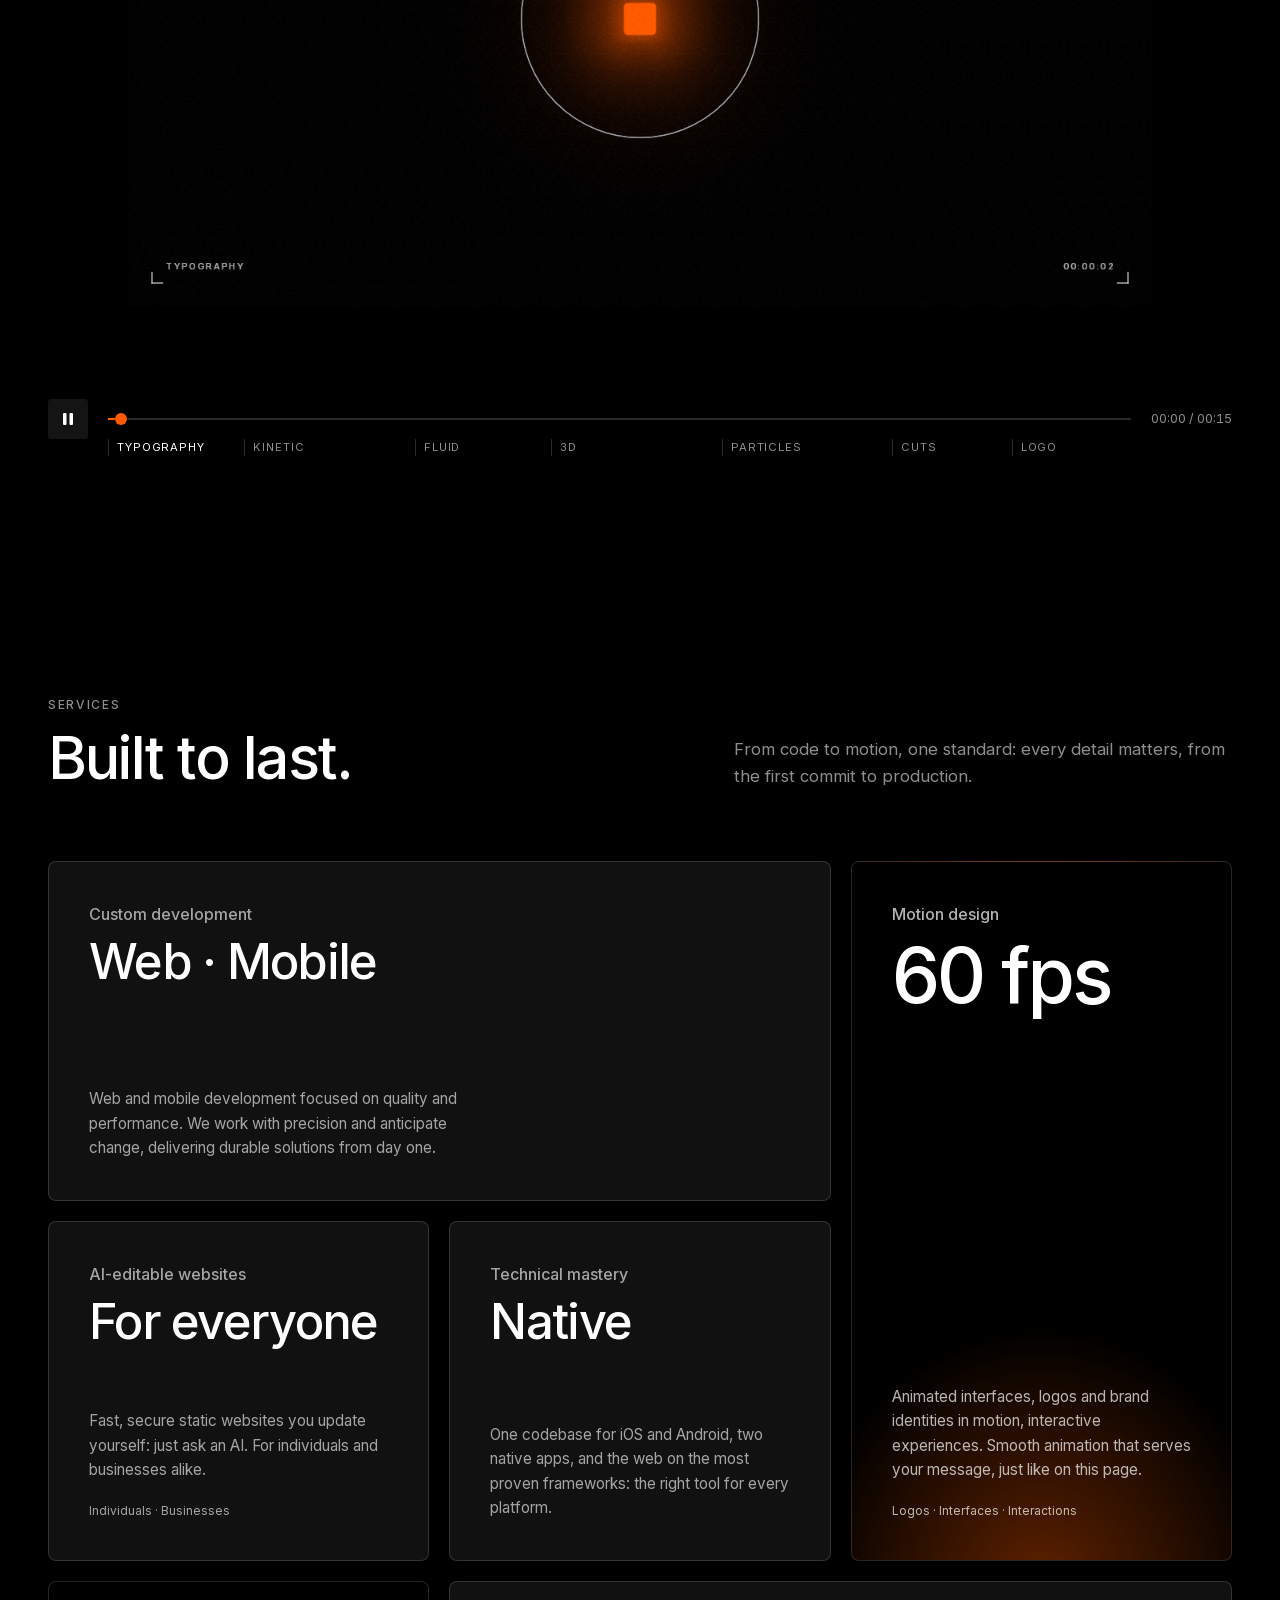
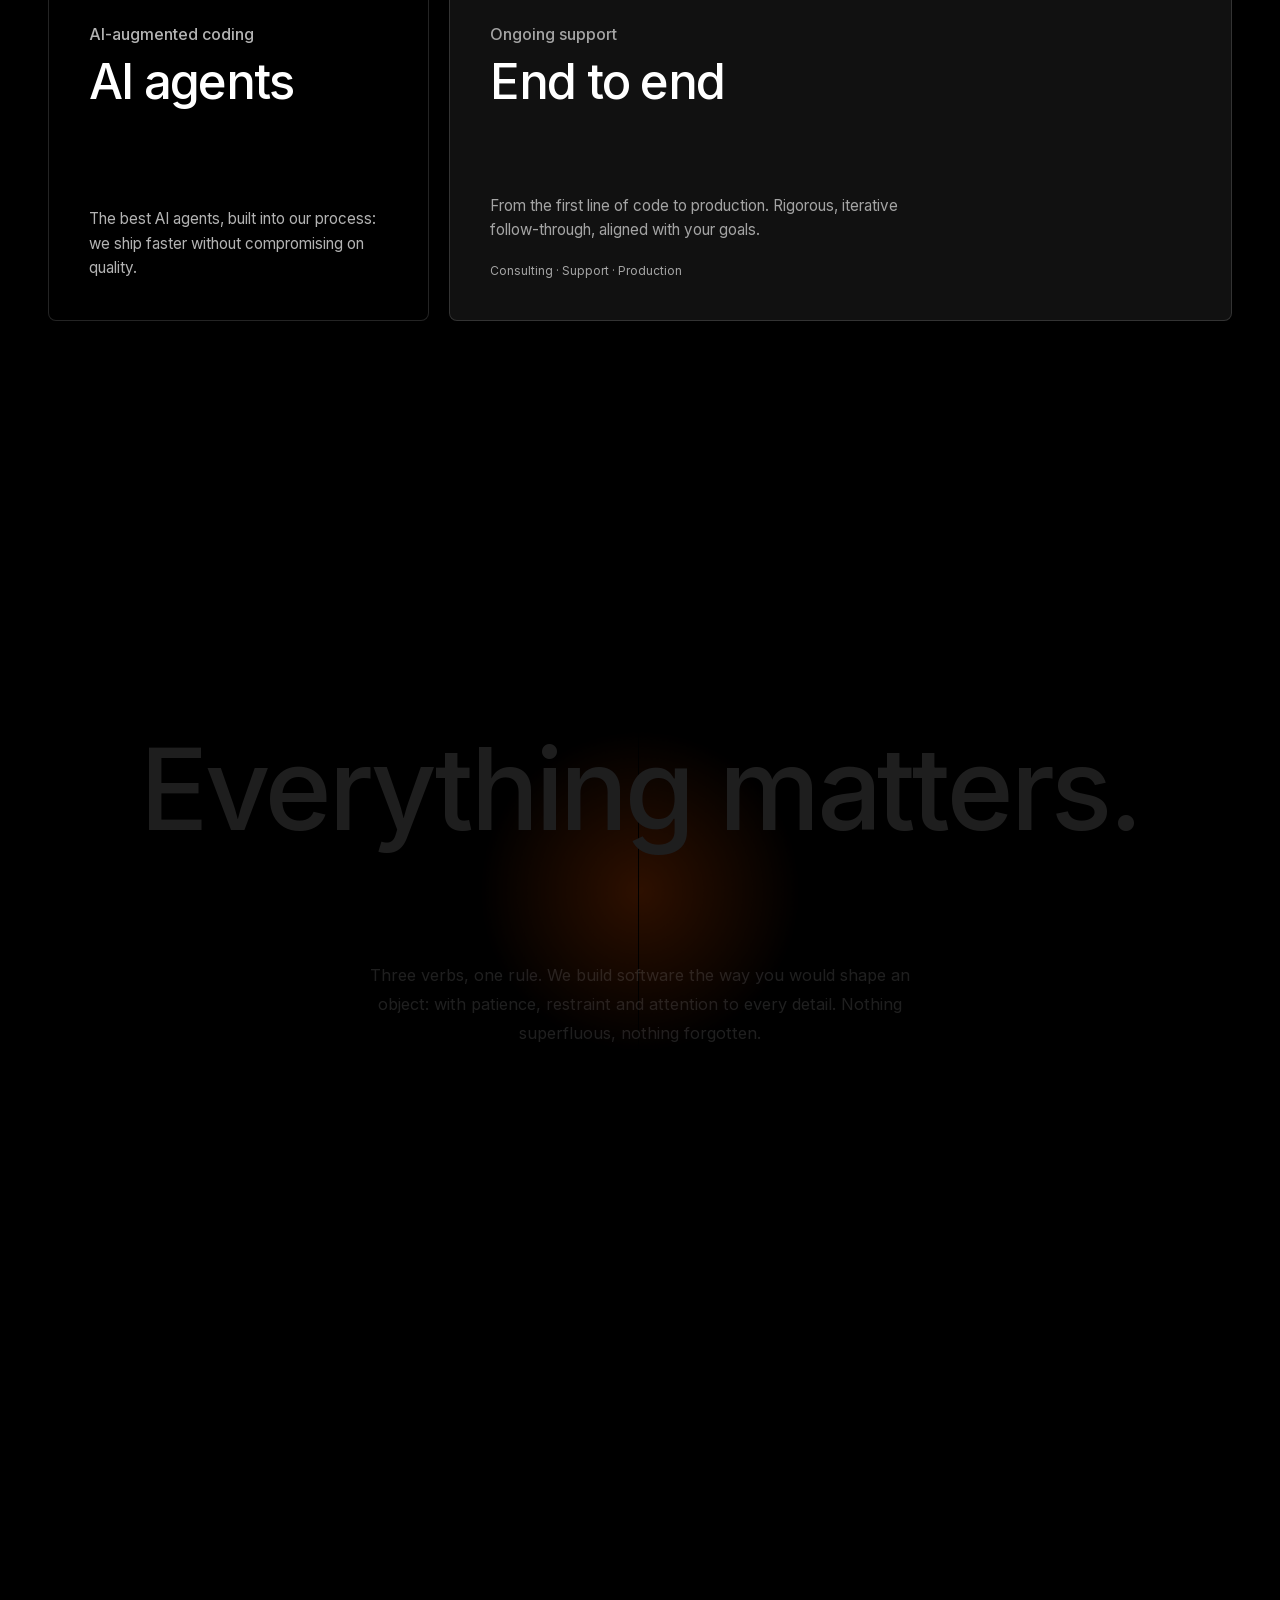
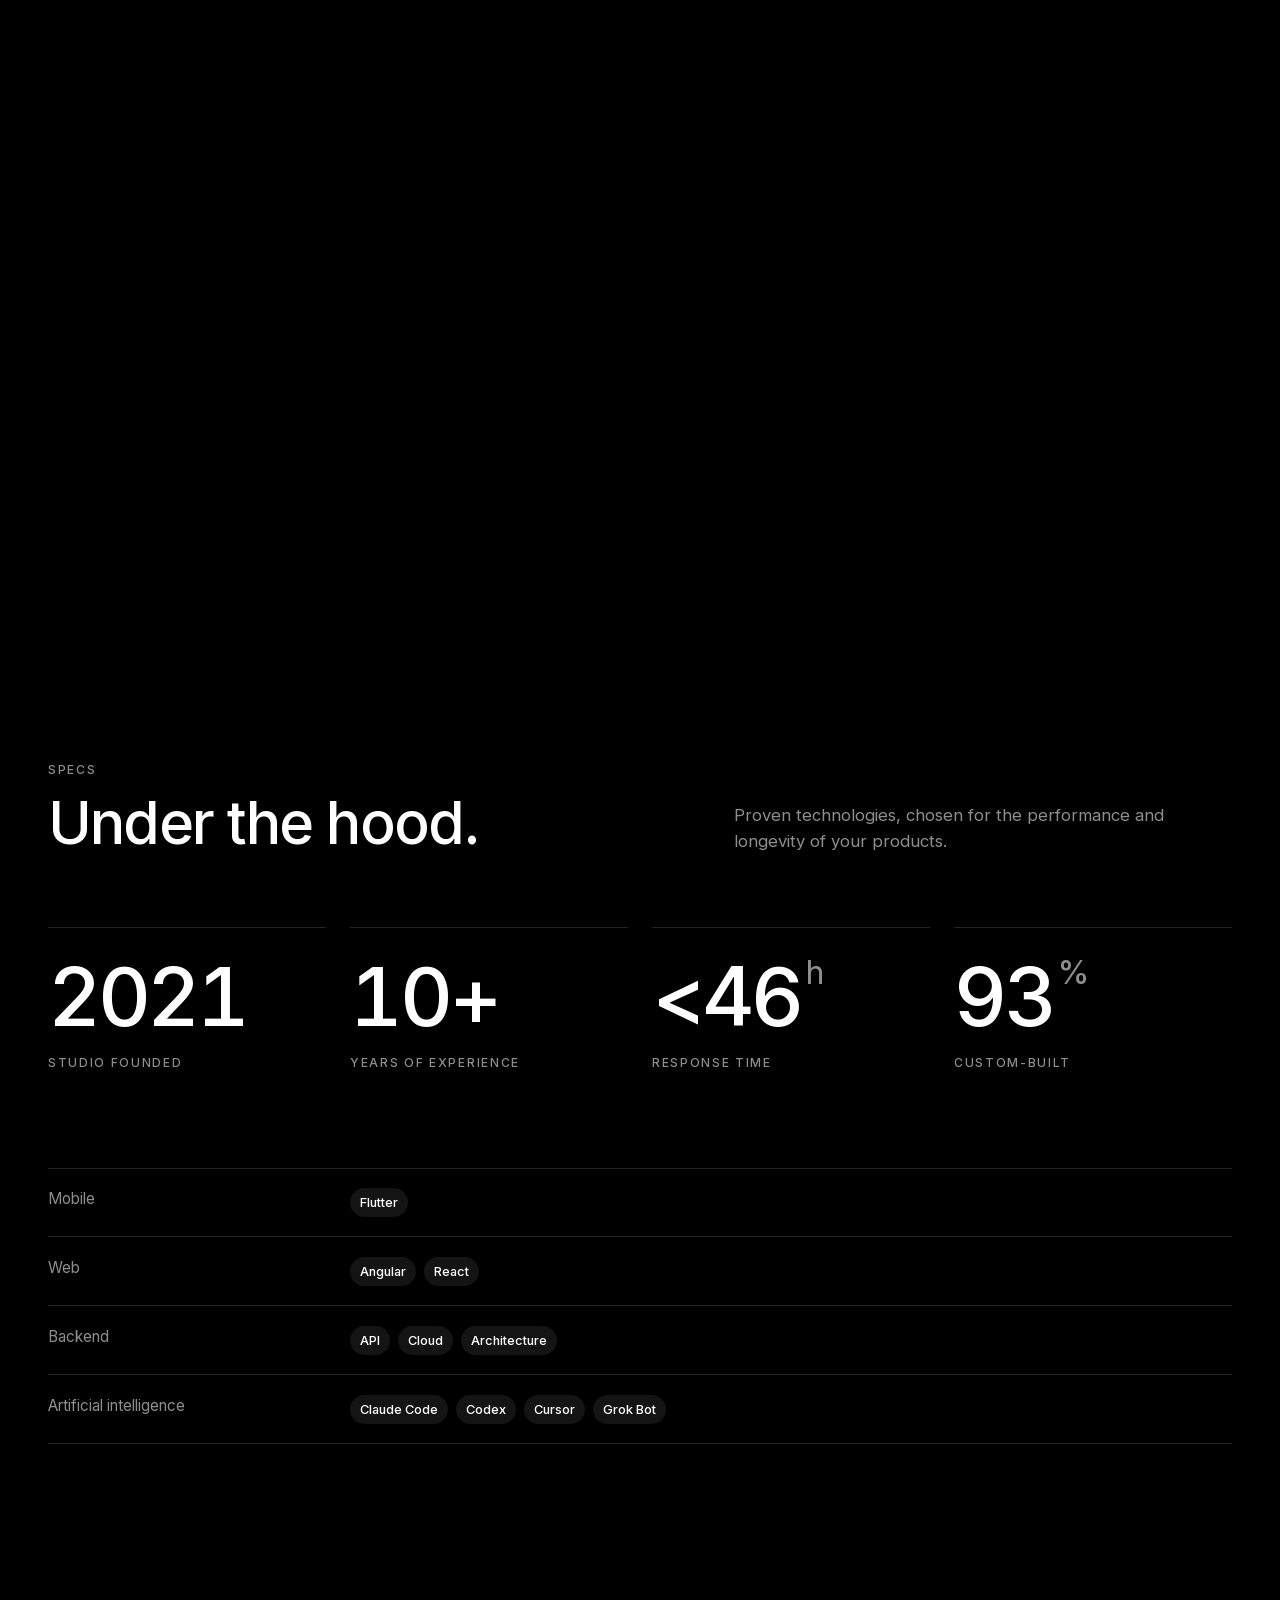
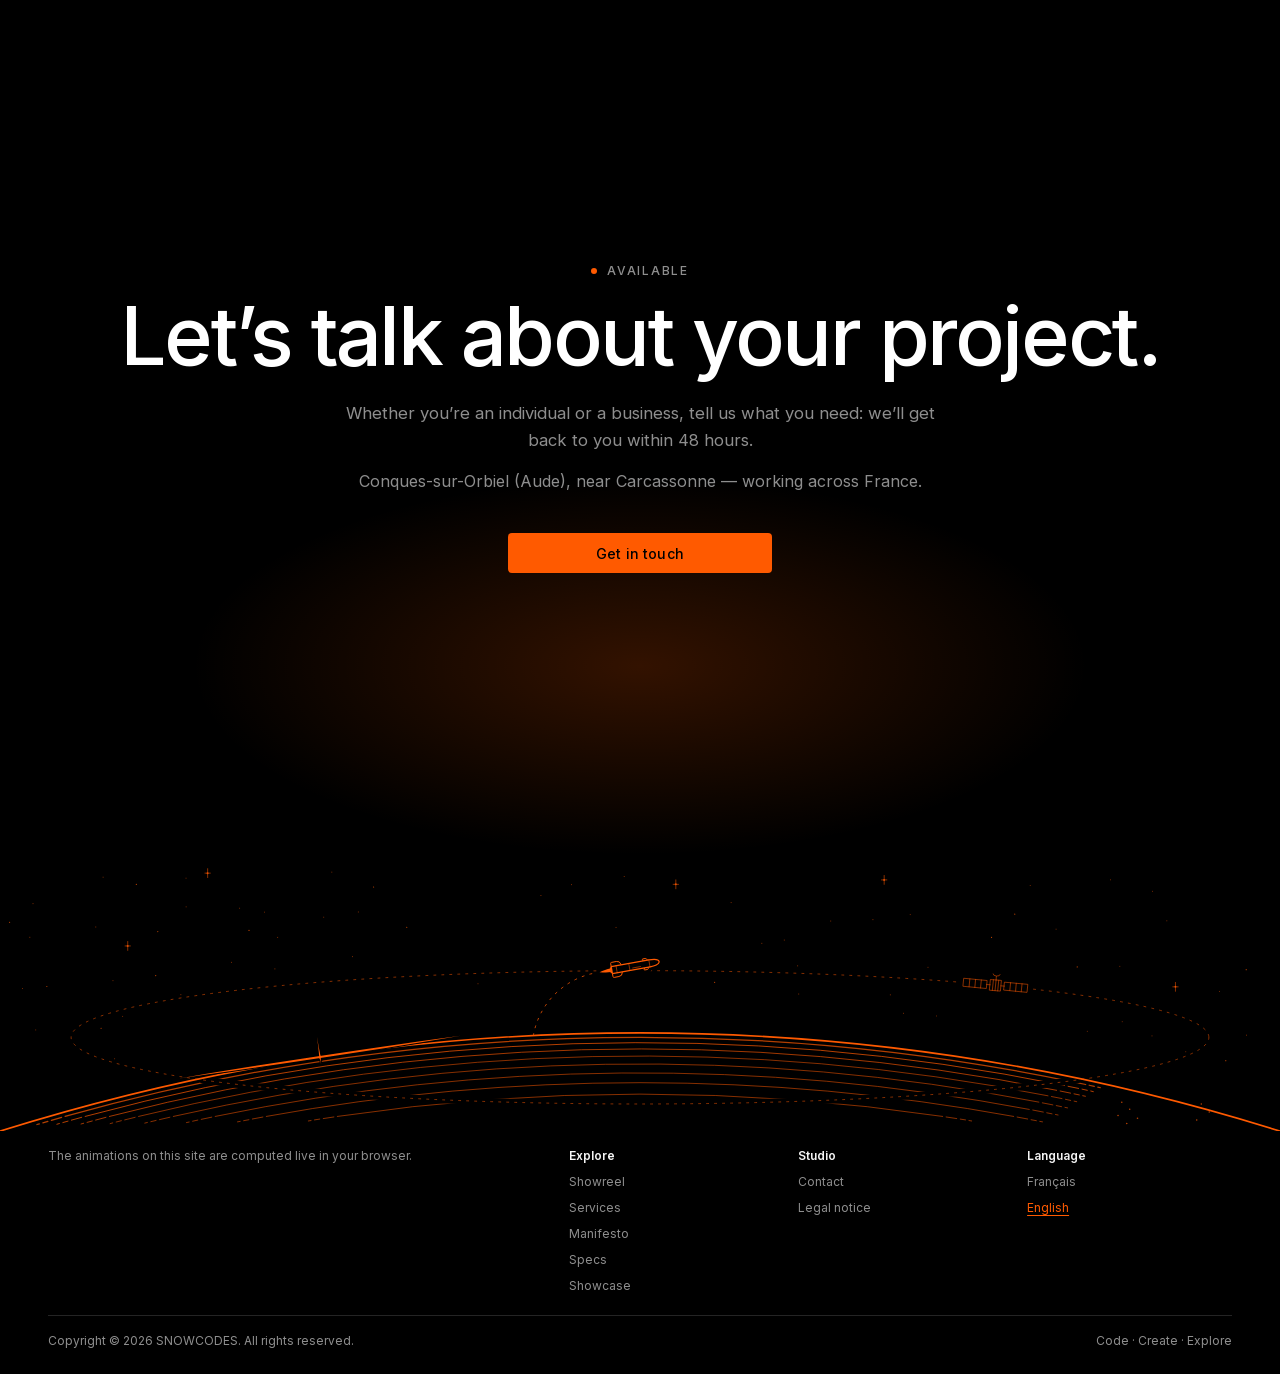
<file: en/index.html>
<!DOCTYPE html><html lang="en"><head><meta charset="UTF-8"><meta name="viewport" content="width=device-width, initial-scale=1.0"><title>Snowcodes | Web &amp; mobile app development near Carcassonne</title><meta name="description" content="Web and mobile app studio in Conques-sur-Orbiel, near Carcassonne (Aude). Motion design and AI-editable websites. contact@snowcodes.fr."><link rel="canonical" href="https://snowcodes.fr/en/"><meta name="theme-color" content="#000000"><link rel="alternate" hreflang="fr-FR" href="https://snowcodes.fr/"><link rel="alternate" hreflang="en" href="https://snowcodes.fr/en/"><link rel="alternate" hreflang="x-default" href="https://snowcodes.fr/"><meta property="og:type" content="website"><meta property="og:site_name" content="SNOWCODES"><meta property="og:locale" content="en_GB"><meta property="og:locale:alternate" content="fr_FR"><meta property="og:title" content="Snowcodes | Web &amp; mobile app development near Carcassonne"><meta property="og:description" content="Web and mobile app studio in Conques-sur-Orbiel, near Carcassonne (Aude). Motion design and AI-editable websites. contact@snowcodes.fr."><meta property="og:url" content="https://snowcodes.fr/en/"><meta property="og:image" content="https://snowcodes.fr/assets/web/og.jpg"><meta property="og:image:type" content="image/jpeg"><meta property="og:image:width" content="1200"><meta property="og:image:height" content="630"><meta property="og:image:alt" content="SNOWCODES logo on a black background"><meta name="twitter:card" content="summary_large_image"><meta name="twitter:title" content="Snowcodes | Web &amp; mobile app development near Carcassonne"><meta name="twitter:description" content="Web and mobile app studio in Conques-sur-Orbiel, near Carcassonne (Aude). Motion design and AI-editable websites. contact@snowcodes.fr."><meta name="twitter:image" content="https://snowcodes.fr/assets/web/og.jpg"><meta name="twitter:image:alt" content="SNOWCODES logo on a black background"><link rel="icon" href="/favicon.ico" sizes="any"><link rel="icon" type="image/svg+xml" href="data:image/svg+xml,%3Csvg xmlns='http://www.w3.org/2000/svg' viewBox='0 0 100 100'%3E%3Crect width='100' height='100' fill='%23000'/%3E%3Crect x='22' y='22' width='56' height='56' rx='6' fill='%23FF5A00'/%3E%3C/svg%3E"><link rel="apple-touch-icon" href="/apple-touch-icon.png"><link rel="preload" href="/fonts/inter-latin.woff2" as="font" type="font/woff2" crossorigin><script type="application/ld+json">{"@context":"https://schema.org","@graph":[{"@type":["ProfessionalService","Organization"],"@id":"https://snowcodes.fr/#organization","name":"SNOWCODES","url":"https://snowcodes.fr/","logo":{"@type":"ImageObject","url":"https://snowcodes.fr/assets/web/logo.webp","width":1200,"height":530},"image":"https://snowcodes.fr/assets/web/og.jpg","email":"contact@snowcodes.fr","founder":{"@type":"Person","name":"Alexandre Ruiz"},"foundingDate":"2021","address":{"@type":"PostalAddress","streetAddress":"10 rue Gaston Leroux","postalCode":"11600","addressLocality":"Conques-sur-Orbiel","addressRegion":"Occitanie","addressCountry":"FR"},"areaServed":{"@type":"Country","name":"France"},"vatID":"FR21908464076","description":"Studio de développement web et mobile, de motion design et de sites éditables par IA.","knowsAbout":["Développement web","Applications mobiles","Motion design","Sites éditables par IA","Flutter","Angular","React"],"sameAs":["https://www.linkedin.com/company/snowcodes","https://github.com/snowcodes-oss"],"identifier":{"@type":"PropertyValue","propertyID":"SIREN","value":"908464076"}},{"@type":"WebSite","@id":"https://snowcodes.fr/#website","url":"https://snowcodes.fr/","name":"SNOWCODES","inLanguage":["fr-FR","en"],"publisher":{"@id":"https://snowcodes.fr/#organization"}}]}</script><link rel="stylesheet" href="/_astro/Layout.P5oTgOU6.css"></head><body><a class="skip" href="#content">Skip to content</a><!-- Header --><header id="header"><div class="wrap"><a href="#" class="logo"><picture><source srcset="/assets/web/logo.webp" type="image/webp"><img src="/assets/web/logo.png" alt="SNOWCODES" width="1200" height="530"></picture></a><ul class="menu"><li><a href="#services">Services</a></li><li><a href="#manifesto">Manifesto</a></li><li><a href="#specs">Specs</a></li><li><a href="#contact">Contact</a></li></ul><div class="menu-right"><nav class="lang" aria-label="Language"><a href="/" hreflang="fr-FR" lang="fr">FR<span class="sr-only">, Français</span></a><a href="/en/" hreflang="en" lang="en" aria-current="page">EN<span class="sr-only">, English</span></a></nav><a href="mailto:contact@snowcodes.fr" class="cta">Get in touch</a><button class="menu-btn" type="button" popovertarget="nav-panel">Menu</button></div></div></header><!-- Mobile nav: a native popover (Esc, focus and top layer for free) --><nav id="nav-panel" popover aria-label="Menu"><button class="menu-btn" type="button" popovertarget="nav-panel" popovertargetaction="hide" autofocus>Close</button><ul><li style="--i:0"><a href="#services">Services</a></li><li style="--i:1"><a href="#manifesto">Manifesto</a></li><li style="--i:2"><a href="#specs">Specs</a></li><li style="--i:3"><a href="#contact">Contact</a></li></ul></nav><main id="content"><section class="hero" id="top"><div class="horizon" aria-hidden="true"></div><div class="wrap hero-head"><p class="hero-kicker">We demand quality and security above all.</p><h1 class="hero-title" aria-label="Building the future, with humans and AI."><span class="ln" aria-hidden="true"><span class="w"><span style="--d:0.3s">Building</span></span> <span class="w"><span style="--d:0.39s">the</span></span> <span class="w"><span style="--d:0.48s">future</span></span> </span><span class="ln" aria-hidden="true"><span class="w"><span style="--d:0.75s">with</span></span> <span class="duo human"><svg class="ic" viewBox="0 0 24 24"><!-- Fingerprint: svgrepo.com/svg/532315, split into its strokes so they draw one by one --><path pathLength="1" style="--k:0" d="M18.6156 17.4359C19.1883 15.4236 19.4949 13.2993 19.4949 11.1033C19.4949 7.18026 16.3147 4 12.3916 4C11.0978 4 9.88477 4.34591 8.83997 4.9503"></path><path pathLength="1" style="--k:1" d="M4.40039 14.9783C4.96924 13.8073 5.28831 12.4926 5.28831 11.1033C5.28831 9.8095 5.63422 8.59646 6.2386 7.55166"></path><path pathLength="1" style="--k:2" d="M6.89258 17.7897C6.9083 17.7633 6.92441 17.7369 6.9409 17.7107C8.14358 15.7988 8.8398 13.5379 8.8398 11.1034C8.8398 9.14189 10.4299 7.55176 12.3915 7.55176C14.353 7.55176 15.9431 9.14189 15.9431 11.1034C15.9431 12.0065 15.8816 12.8957 15.7626 13.7672"></path><path pathLength="1" style="--k:3" d="M13.8825 19.8437C14.4257 18.7596 14.871 17.6179 15.2069 16.4309"></path><path pathLength="1" style="--k:4" d="M12.3915 11.1035C12.3915 14.2265 11.4958 17.1403 9.94727 19.6019"></path></svg><span class="w"><span style="--d:1.25s">humans</span></span></span></span><span class="ln" aria-hidden="true"><span class="plus">and</span> <span class="duo ai"><svg class="ic" viewBox="0 0 24 24"><rect pathLength="1" style="--k:0" x="5.5" y="5.5" width="13" height="13" rx="2.5"></rect><rect class="core" x="9.5" y="9.5" width="5" height="5" rx="1"></rect><path pathLength="1" style="--k:1" d="M9.5 2v3.5M14.5 2v3.5M9.5 18.5V22M14.5 18.5V22M2 9.5h3.5M2 14.5h3.5M18.5 9.5H22M18.5 14.5H22"></path></svg><span class="w"><span style="--d:2.6s">AI.</span></span></span></span></h1><p class="hero-sub">Web and mobile development, AI guidance.</p><div class="hero-cta"><a href="#contact" class="btn-x">Get in touch</a><a href="#services" class="link-x">Discover</a></div></div><div class="wrap telemetry"><span><i></i>Rendered live <b class="t-clock">T+00:00:00</b></span><a href="#showreel">Scroll</a></div></section><section class="block reel" id="showreel" data-play="Play" data-pause="Pause"><div class="wrap"><div class="sec-head-center reveal"><p class="eyebrow">Showreel</p><h2 class="sec-title">Fifteen seconds. Zero video.</h2><p class="sec-lead">Kinetic type, fluids, 3D, particles: every frame is computed live, right in your browser.</p></div></div><div class="reel-frame"><canvas role="img" aria-label="15-second SNOWCODES showreel, rendered in real time"></canvas></div><div class="wrap"><div class="reel-bar reveal" data-delay="2"><button class="reel-play" type="button" aria-label="Pause"><svg class="i-pause" viewBox="0 0 14 14" aria-hidden="true"><rect x="2" y="1" width="3.5" height="12" rx="1"></rect><rect x="8.5" y="1" width="3.5" height="12" rx="1"></rect></svg><svg class="i-play" viewBox="0 0 14 14" aria-hidden="true"><path d="M3 1.6v10.8a.7.7 0 0 0 1.05.6l8.9-5.4a.7.7 0 0 0 0-1.2L4.05 1a.7.7 0 0 0-1.05.6z"></path></svg></button><div class="reel-track"><input type="range" min="0" max="15" step="0.01" value="0" aria-label="Showreel position"><ol class="reel-chapters" data-names="Typography|Kinetic|Fluid|3D|Particles|Cuts|Logo"></ol></div><span class="reel-tc">00:00 / 00:15</span></div></div></section><section class="block" id="services"><div class="wrap"><div class="sec-head reveal"><div><p class="eyebrow">Services</p><h2 class="sec-title">Built to last.</h2></div><p class="sec-lead">From code to motion, one standard: every detail matters, from the first commit to production.</p></div><div class="bento"><article class="tile reveal"><h3>Custom development</h3><p class="big">Web · Mobile</p><p>Web and mobile development focused on quality and performance. We work with precision and anticipate change, delivering durable solutions from day one.</p></article><article class="tile reveal" data-delay="1"><h3>Motion design</h3><p class="big">60 fps</p><p>Animated interfaces, logos and brand identities in motion, interactive experiences. Smooth animation that serves your message, just like on this page.</p><small>Logos · Interfaces · Interactions</small></article><article class="tile reveal" data-delay="2"><h3>AI-editable websites</h3><p class="big">For everyone</p><p>Fast, secure static websites you update yourself: just ask an AI. For individuals and businesses alike.</p><small>Individuals · Businesses</small></article><article class="tile reveal"><h3>Technical mastery</h3><p class="big">Native</p><p>One codebase for iOS and Android, two native apps, and the web on the most proven frameworks: the right tool for every platform.</p></article><article class="tile reveal" data-delay="1"><h3>AI-augmented coding</h3><p class="big">AI agents</p><p>The best AI agents, built into our process: we ship faster without compromising on quality.</p></article><article class="tile reveal" data-delay="2"><h3>Ongoing support</h3><p class="big">End to end</p><p>From the first line of code to production. Rigorous, iterative follow-through, aligned with your goals.</p><small>Consulting · Support · Production</small></article></div></div></section><section class="manifesto" id="manifesto"><div class="m-pin"><div class="wrap"><p class="m-big"><span class="mw">Everything</span> <span class="mw em">matters.</span></p><p class="m-verbs">Code · Create · Explore</p><p class="m-text">Three verbs, one rule. We build software the way you would shape an object: with patience, restraint and attention to every detail. Nothing superfluous, nothing forgotten.</p></div></div></section><section class="block specs-sec" id="specs"><div class="wrap"><div class="sec-head reveal"><div><p class="eyebrow">Specs</p><h2 class="sec-title">Under the hood.</h2></div><p class="sec-lead">Proven technologies, chosen for the performance and longevity of your products.</p></div><ul class="figures reveal"><li><b>2021</b><small>Studio founded</small></li><li><b>10+</b><small>Years of experience</small></li><li><b>&lt;48<sup>h</sup></b><small>Response time</small></li><li><b>100<sup>%</sup></b><small>Custom-built</small></li></ul><ul class="spec-table reveal"><li style="--i:0"><span>Mobile</span><span class="tags"><i>Flutter</i></span></li><li style="--i:1"><span>Web</span><span class="tags"><i>Angular</i><i>React</i></span></li><li style="--i:2"><span>Backend</span><span class="tags"><i>API</i><i>Cloud</i><i>Architecture</i></span></li><li style="--i:3"><span>Artificial intelligence</span><span class="tags"><i>Claude Code</i><i>Codex</i><i>Cursor</i><i>Grok Bot</i></span></li></ul></div></section><section class="contact" id="contact"><div class="wrap"><p class="eyebrow status reveal"><i></i>Available</p><h2 class="sec-title reveal" data-delay="1">Let’s talk about your project.</h2><p class="sec-lead reveal" data-delay="1">Whether you’re an individual or a business, tell us what you need: we’ll get back to you within 48 hours.</p><p class="contact-where reveal" data-delay="1">Conques-sur-Orbiel (Aude), near Carcassonne — working across France.</p><div class="btns reveal" data-delay="2"><a href="mailto:contact@snowcodes.fr" class="btn btn-primary">Get in touch</a></div></div></section><script type="module" src="/_astro/Home.astro_astro_type_script_index_0_lang.BuCk1Ku1.js"></script></main><footer class="fo" data-astro-cid-hzls3opy><svg class="fo-art fo-art--d" focusable="false" xmlns="http://www.w3.org/2000/svg" aria-hidden="true" preserveAspectRatio="xMidYMax slice" viewBox="0 0 1440 300" data-astro-cid-hzls3opy><path d="M312.3 82.6h.1m-3.2 35.4h.1m913.9 70.3zM138 171.5zm399.7-36.8h.1m834.1 8.7zM269.6 49.8zm94.6 10.1zm898.3 117.5zm-654-141.9h.1M857 89.3h.1M107.7 70.9h.1m774.5 14.7h.1m430.3-21.7zM33.5 82.5h.1m609.3-59.3h.1m-382.7 87.5h.1m562.1-67.3h.1m579.7 149.2h.1M209.3 16zM40.2 186.7zm857.1-72.1h.1m146.6 1.7zm9.6 54.7zM129 219.1zM693 71.4h.1m308.5 75.8h.1M373.3 9.2zm-75.7 45zM1296 193.4zm-36.2-78.2zM203.4 147h.1m199.6-93h.1m495.3 92.3h.1M116 14.9zm1133.3 2.9zm-233 150.2h.1M37.1 44.6h.1m1150.9 28.8zM982 62.6h.1M25.3 140.1zM1024 56.9zm-627.5 47.3h.1m900.1-73.4zm37.3 180.4zm-399.5-147h.1m-807.5 67zM702.2 14.1h.1M1159 24.2zm-949.6 24z" class="fo-s fo-f fo-o" data-astro-cid-hzls3opy></path><path d="M280.1 74.7h.1M52.7 137.8zm404.9-66.6zm-37.4-45.3h.1m791.6 89.9zM10.8 65.6zM1402 118.9zM113.7 184.8h.1M1115.5 82.6zM1379 221.3zM177.5 76zm-24.1-53zm988.2 33.5zm-337.7 76.6h.1m-628.9-7.6h.1" class="fo-s fo-d2 fo-o" data-astro-cid-hzls3opy></path><path d="M1322.4 138.2zm-1178.8-46h.1m850.9-74.3h.1m-761.2-7.6h.1m526.6 12.6h.1" class="fo-s fo-d3 fo-o" data-astro-cid-hzls3opy></path><path d="M1322.4 133.2v10m-3-5h6m-1181.7-51v10m-3-5h6m848-79.3v10m-3-5h6M233.6 5.3v10m-3-5h6m523.7 7.6v10m-3-5h6" class="fo-s fo-f fo-o" data-astro-cid-hzls3opy></path><path d="M73.2 284a2395 2395 0 0 1 1132.5-39.2m3.9.8 11.8 2.5m3.9.8 5.8 1.3m3.9.8 3 .7M57.8 288.4l11.5-3.3m-21.1 6.1 5.7-1.7m-12.4 3.6 2.8-.8" class="fo-s fo-w12 fo-o fo-a2" data-astro-cid-hzls3opy></path><path d="M95.8 284a2389 2389 0 0 1 1101.9-34.8m3.9.9 11.8 2.4m3.9.8 5.9 1.3m3.9.8 2.9.7M80.3 288.2l11.6-3.2m-21.2 5.9 5.8-1.6M64 292.8l2.8-.8" class="fo-s fo-o" data-astro-cid-hzls3opy></path><path d="M123.1 284a2382 2382 0 0 1 1065.6-29.4m4 .8 11.7 2.4m3.9.8 5.9 1.2m3.9.9 3 .6M107.6 288.1l11.6-3.1M98 290.7l5.8-1.6m-12.6 3.4 2.9-.8" class="fo-s fo-w09 fo-o fo-a2" data-astro-cid-hzls3opy></path><path d="M155.9 284A2374 2374 0 0 1 1179 260.8m3.9.8 11.8 2.3m3.9.8 5.9 1.3m3.9.8 2.9.6m-1071 20.5L152 285m-21.3 5.3 5.8-1.5m-12.6 3.3 2.9-.8" class="fo-s fo-f fo-o" data-astro-cid-hzls3opy></path><path d="M195 284a2365 2365 0 0 1 973.7-16.1m3.9.8 11.8 2.3m3.9.8 5.9 1.2m3.9.8 2.9.6M179.4 287.6l11.7-2.7m-21.4 5 5.9-1.4m-12.7 3 2.9-.7" class="fo-s fo-f fo-o fo-a2" data-astro-cid-hzls3opy></path><path d="M242.1 284a2355 2355 0 0 1 915.8-7.9m4 .7 11.8 2.3m3.9.8 5.9 1.2m3.9.7 2.9.6m-963.9 4.9 11.8-2.5m-21.5 4.6 5.8-1.3m-12.7 2.8 3-.6" class="fo-s fo-f fo-o" data-astro-cid-hzls3opy></path><path d="M299.6 284a2344 2344 0 0 1 840.8 0m3.9.7 11.8 2.2m3.9.8 5.9 1.1m3.9.8 3 .5m-888.9-3.2 11.8-2.2m-21.6 4.1 5.9-1.1m-12.8 2.4 3-.5" class="fo-s fo-f fo-o fo-a2" data-astro-cid-hzls3opy></path><path d="M379.5 284a2331 2331 0 0 1 681 0m3.9.6 11.9 1.8m4 .6 5.9.9m3.9.7 3 .5m-729.4-2.7 11.9-1.8m-21.8 3.3 5.9-.9m-12.8 2.1 3-.5" class="fo-s fo-f fo-o" data-astro-cid-hzls3opy></path><path d="M1262 268zm8.9 8zm-13.1 7zm21.9 3zm-12.1 6zm83.9-22zm8.9 9zm-14.1 9z" class="fo-s fo-w16 fo-o" data-astro-cid-hzls3opy></path><path d="M1211.8 243a640 75 0 0 1-983.6 0" class="fo-r" data-astro-cid-hzls3opy></path><path d="M-2 301.2a2400 2400 0 0 1 1444 0" class="fo-s fo-w16" data-astro-cid-hzls3opy></path><g class="fo-sun" data-astro-cid-hzls3opy><circle cx="360" cy="217.2" r="4.5" class="fo-k" data-astro-cid-hzls3opy></circle><path d="M359.8 216q36-5.5 72.1-10.7a5346 5346 0 0 1 86.3-12.1l-30.4 5-55.6 9-72 11.1zm.4 2.3q-36 5.5-72.1 10.7-27.9 4.1-55.8 7.9l-30.5 4.3 30.4-5.1 55.6-9 72-11.1zm-1-1a347 347 0 0 0-2.7-23.1l-1.9-12.6 1.9 12.5q1.9 11.5 4.3 22.9zm1.6-.3a46 46 0 0 0 .6 9.1 54 54 0 0 0-2.2-8.8z" class="fo-r fo-r2" data-astro-cid-hzls3opy></path><path d="M359.8 216q36-5.5 72.1-10.7a5346 5346 0 0 1 86.3-12.1l-30.4 5-55.6 9-72 11.1zm.4 2.3q-36 5.5-72.1 10.7-27.9 4.1-55.8 7.9l-30.5 4.3 30.4-5.1 55.6-9 72-11.1zm-1-1a347 347 0 0 0-2.7-23.1l-1.9-12.6 1.9 12.5q1.9 11.5 4.3 22.9zm1.6-.3a46 46 0 0 0 .6 9.1 54 54 0 0 0-2.2-8.8z" class="fo-g" data-astro-cid-hzls3opy></path><circle cx="360" cy="217.2" r="1.5" class="fo-g" data-astro-cid-hzls3opy></circle></g><ellipse cx="720" cy="195" class="fo-s fo-f fo-o fo-t" rx="640" ry="75" data-astro-cid-hzls3opy></ellipse><path d="m1084.2 133.1 71.6 6.8m-34.6-16.3-1.8 18.9" class="fo-r" data-astro-cid-hzls3opy></path><path d="m1114.6 130 12 1-1.2 12-12-1zm-30-1.4 25.9 2.5-.9 9-25.9-2.5zm45.8 4.4 25.9 2.4-.9 9-25.9-2.5z" class="fo-b fo-f fo-o" data-astro-cid-hzls3opy></path><path d="m1110 135.6 4 .3m12 1.2 4 .3m-9.4-6.9.3-4m-3.7-2.8a4 2 5.4 0 0 8 .7m-34.1 4.8-.9 9m7.3-8.3-.8 9m7.3-8.4-.9 9m33.8-6-.9 9m7.3-8.3-.8 9m7.3-8.4-.9 9m-31.3-13.6-1.2 12m4.2-11.7-1.2 12m4.2-11.7-1.2 12" class="fo-s fo-f fo-o" data-astro-cid-hzls3opy></path><path d="M600 193a87 87 0 0 1 70.6-70.6" class="fo-s fo-f fo-t" data-astro-cid-hzls3opy></path><g class="fo-rk" data-astro-cid-hzls3opy><path d="m729.1 109-1.6-2q-.5-.9-1.5-.7l-2.8.5q-1 .1-.4 1l1.4 2.1zm-30 5.4-.6-1.7q-1.3-3.7-5.2-3l-5.3 1q-1.2.1-1 1.3l.8 4.4zm31 .6-.7 2.5q-.2 1-1.2 1.2l-2.8.5q-1 .1-.7-.8l.6-2.6zm-30 5.3v1.7q.1 4-3.8 4.6l-5.3 1q-1.2.2-1.4-1l-.8-4.3zm-12.5-5 42.3-7.4c4.5-.8 11-1 11.6 2s-5.7 5.1-10.2 5.9l-42.3 7.5zm.2 1-1.1.8.8 4.9 1.3.3z" class="fo-r" data-astro-cid-hzls3opy></path><path d="M686.8 117.6c-3.8.4-8.5 2.5-12.3 4.1 4.1.3 9.3.6 13-.2z" class="fo-r fo-r3" data-astro-cid-hzls3opy></path><path d="m729.1 109-1.6-2q-.5-.9-1.5-.7l-2.8.5q-1 .1-.4 1l1.4 2.1zm-30 5.4-.6-1.7q-1.3-3.7-5.2-3l-5.3 1q-1.2.1-1 1.3l.8 4.4zm31 .6-.7 2.5q-.2 1-1.2 1.2l-2.8.5q-1 .1-.7-.8l.6-2.6zm-30 5.3v1.7q.1 4-3.8 4.6l-5.3 1q-1.2.2-1.4-1l-.8-4.3z" class="fo-b" data-astro-cid-hzls3opy></path><path d="m687.6 115.4 42.3-7.5c4.5-.8 11-1 11.6 2s-5.7 5.1-10.2 5.9l-42.3 7.5zm.2 1-1.1.7.8 4.9 1.3.3z" class="fo-b fo-w12" data-astro-cid-hzls3opy></path><path d="m693 114.4 1.4 7.9m12.9-10.4 1.4 7.9m21.2-11.9 1.4 7.9m-19.5 1.2 8.8-1.6" class="fo-s fo-f fo-o" data-astro-cid-hzls3opy></path><path d="M686.8 117.6c-3.8.4-8.5 2.5-12.3 4.1 4.1.3 9.3.6 13-.2z" class="fo-g" data-astro-cid-hzls3opy></path></g></svg><svg class="fo-art fo-art--m" focusable="false" xmlns="http://www.w3.org/2000/svg" aria-hidden="true" preserveAspectRatio="xMidYMax slice" viewBox="0 0 780 520" data-astro-cid-hzls3opy><path d="M-2 462.2a690 690 0 0 1 704.4-47.4m5.4 2.7 10.6 5.6m5.2 2.9 5.3 2.9m5.2 3 2.6 1.5" class="fo-s fo-w12 fo-o" data-astro-cid-hzls3opy></path><path d="M-2 476.8A678 678 0 0 1 690 422m5.4 2.7 10.7 5.5m5.3 2.8 5.2 2.9m5.3 2.9 2.6 1.4" class="fo-s fo-o" data-astro-cid-hzls3opy></path><path d="M-2 494.1a664 664 0 0 1 678.2-63.2m5.4 2.6 10.8 5.3m5.3 2.8 5.3 2.8m5.3 2.9 2.6 1.4" class="fo-s fo-w09 fo-o" data-astro-cid-hzls3opy></path><path d="M22.9 496a648 648 0 0 1 638.5-54.4m5.4 2.5 10.8 5.2m5.4 2.7 5.3 2.8m5.3 2.7 2.7 1.5M8.2 506.4l9.8-7m-19.4 14.2 4.8-3.6" class="fo-s fo-f fo-o" data-astro-cid-hzls3opy></path><path d="M55.7 496a630 630 0 0 1 590.1-41.7m5.5 2.4 10.9 5.1m5.4 2.6 5.3 2.7m5.4 2.7 2.7 1.4M40.6 505.8l10-6.6m-19.9 13.3 4.9-3.4m-12.3 8.6 2.5-1.7" class="fo-s fo-f fo-o" data-astro-cid-hzls3opy></path><path d="M95.1 496A610 610 0 0 1 630 469.2m5.5 2.4 10.9 4.9m5.4 2.6 5.5 2.6m5.3 2.6 2.7 1.4M79.5 504.9l10.4-6m-20.7 12.2 5.2-3.1m-12.8 7.9 2.6-1.6" class="fo-s fo-f fo-o" data-astro-cid-hzls3opy></path><path d="M515.2 343.3a340 95 0 0 1-250.4 0" class="fo-r" data-astro-cid-hzls3opy></path><path d="M-2 450.1a700 700 0 0 1 784 0" class="fo-s fo-w16" data-astro-cid-hzls3opy></path><g class="fo-sun" data-astro-cid-hzls3opy><circle cx="110" cy="388.4" r="9" class="fo-k" data-astro-cid-hzls3opy></circle><path d="M109.1 386.3a3160 3160 0 0 1 89.4-37.4l21.5-8.5a1984 1984 0 0 1-59.2 27.8q-24.8 11.5-49.9 22.3zm1.8 4.2A3165 3165 0 0 1 0 436.4l20.9-9.9a2665 2665 0 0 1 88.2-40.2zm-2.4-1.4a445 445 0 0 0-13-33.8l-7.9-18.2 8 18.1q7.3 16.6 15.9 32.6zm3-1.3a72 72 0 0 0 4.9 15.3 72 72 0 0 0-7.9-14z" class="fo-r fo-r2" data-astro-cid-hzls3opy></path><path d="M109.1 386.3a3160 3160 0 0 1 89.4-37.4l21.5-8.5a1984 1984 0 0 1-59.2 27.8q-24.8 11.5-49.9 22.3zm1.8 4.2A3165 3165 0 0 1 0 436.4l20.9-9.9a2665 2665 0 0 1 88.2-40.2zm-2.4-1.4a445 445 0 0 0-13-33.8l-7.9-18.2 8 18.1q7.3 16.6 15.9 32.6zm3-1.3a72 72 0 0 0 4.9 15.3 72 72 0 0 0-7.9-14z" class="fo-g" data-astro-cid-hzls3opy></path><circle cx="110" cy="388.4" r="3" class="fo-g" data-astro-cid-hzls3opy></circle></g><ellipse cx="390" cy="255" class="fo-s fo-f fo-o fo-t" rx="340" ry="95" data-astro-cid-hzls3opy></ellipse><path d="M300 335.8a110 110 0 0 1 46.5-80.5" class="fo-s fo-f fo-t" data-astro-cid-hzls3opy></path><g class="fo-rk" data-astro-cid-hzls3opy><path d="m425 194.5-3.8-2q-1.3-.9-2.6 0l-3.7 2.6q-1.3 1 0 1.7l3.6 2.3zm-40 28-2-2q-4.3-4.5-9.5-.9l-7.1 5q-1.6 1-.5 2.7l4 5.7zm45.5-20.2.7 4.3q.3 1.5-1 2.5l-3.7 2.5q-1.3 1-1.6-.6l-1-4zm-40 28 1.2 2.5q2.8 5.7-2.4 9.4l-7.1 5q-1.6 1-2.7-.5l-4-5.8zm-21.4 1.4 56.3-39.4c6-4.2 15.3-8.8 18.1-4.9s-4.9 11.2-10.7 15.3l-56.4 39.5zm.9 1.3-1.1 1.8 4.5 6.5 2-.4z" class="fo-r" data-astro-cid-hzls3opy></path><path d="M369.3 235.4a78 78 0 0 0-15 14.4 78 78 0 0 0 18.7-9.1z" class="fo-r fo-r3" data-astro-cid-hzls3opy></path><path d="m425 194.5-3.8-2q-1.3-.9-2.6 0l-3.7 2.6q-1.3 1 0 1.7l3.6 2.3zm-40 28-2-2q-4.3-4.5-9.5-.9l-7.1 5q-1.6 1-.5 2.7l4 5.7zm45.5-20.2.7 4.3q.3 1.5-1 2.5l-3.7 2.5q-1.3 1-1.6-.6l-1-4zm-40 28 1.2 2.5q2.8 5.7-2.4 9.4l-7.1 5q-1.6 1-2.7-.5l-4-5.8z" class="fo-b" data-astro-cid-hzls3opy></path><path d="m369 231.7 56.4-39.4c6-4.2 15.3-8.8 18.1-4.9s-4.9 11.2-10.7 15.3l-56.4 39.5zm1 1.3-1.1 1.8 4.5 6.5 2-.4z" class="fo-b fo-w12" data-astro-cid-hzls3opy></path><path d="m376.3 226.7 7.3 10.5m11.7-23.8 7.3 10.4m22.8-31.5 7.4 10.4m-27.6 15 11.8-8.2" class="fo-s fo-f fo-o" data-astro-cid-hzls3opy></path><path d="M369.3 235.4a78 78 0 0 0-15 14.4 78 78 0 0 0 18.7-9.1z" class="fo-g" data-astro-cid-hzls3opy></path></g></svg><div class="wrap" data-astro-cid-hzls3opy><div class="fo-id" data-astro-cid-hzls3opy><p class="fine" data-astro-cid-hzls3opy>The animations on this site are computed live in your browser.</p></div><nav class="dir" aria-label="Site links" data-astro-cid-hzls3opy><div data-astro-cid-hzls3opy><h2 data-astro-cid-hzls3opy>Explore</h2><a href="#showreel" data-astro-cid-hzls3opy>Showreel</a><a href="#services" data-astro-cid-hzls3opy>Services</a><a href="#manifesto" data-astro-cid-hzls3opy>Manifesto</a><a href="#specs" data-astro-cid-hzls3opy>Specs</a><a href="/en/showcase/" data-astro-cid-hzls3opy>Showcase</a></div><div data-astro-cid-hzls3opy><h2 data-astro-cid-hzls3opy>Studio</h2><a href="#contact" data-astro-cid-hzls3opy>Contact</a><a href="/en/mentions-legales/" data-astro-cid-hzls3opy>Legal notice</a></div><div data-astro-cid-hzls3opy><h2 data-astro-cid-hzls3opy>Language</h2><a href="/" hreflang="fr-FR" lang="fr" data-astro-cid-hzls3opy>Français</a><a href="/en/" hreflang="en" lang="en" aria-current="page" data-astro-cid-hzls3opy>English</a></div></nav><div class="bottom" data-astro-cid-hzls3opy><span data-astro-cid-hzls3opy>Copyright &copy; <span id="year" data-astro-cid-hzls3opy>2026</span> SNOWCODES. All rights reserved.</span><span data-astro-cid-hzls3opy>Code · Create · Explore</span></div></div></footer><script type="module" src="/_astro/Layout.astro_astro_type_script_index_0_lang.I574Bdt9.js"></script></body></html>
</file>
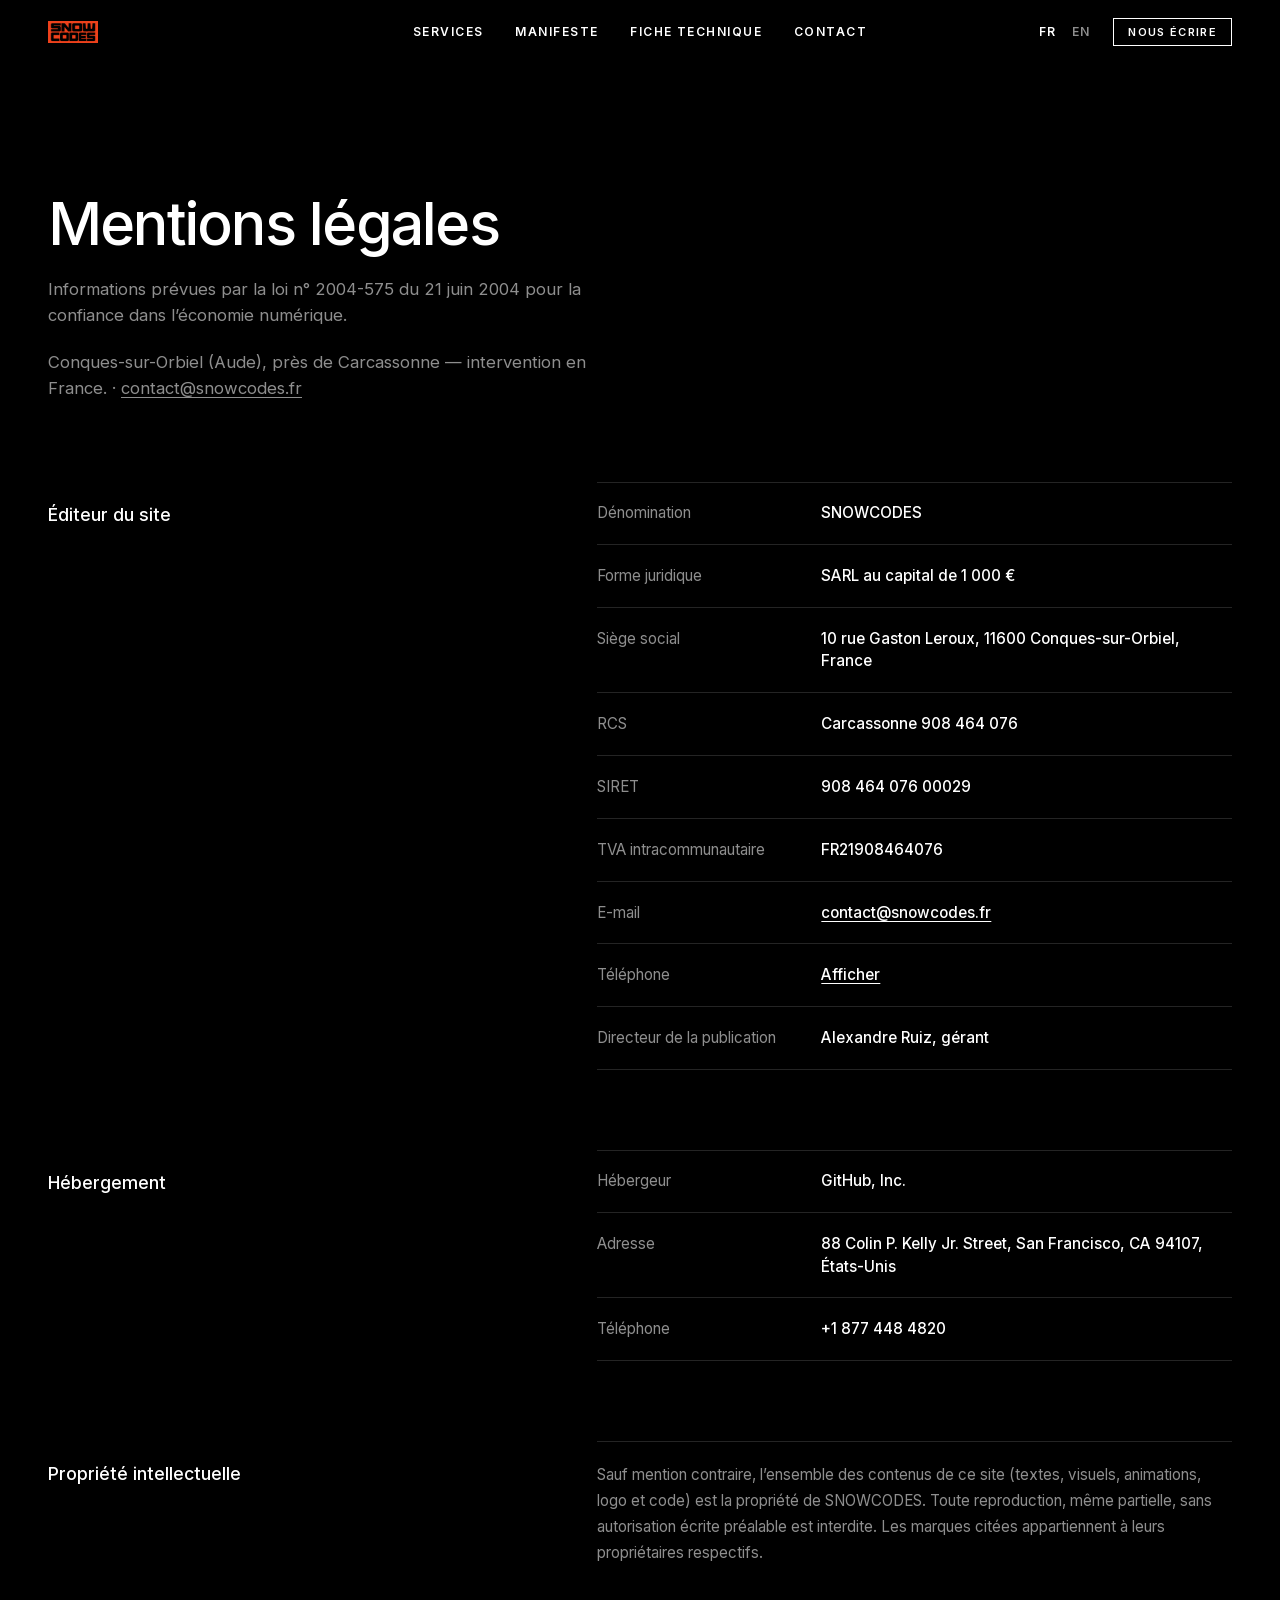
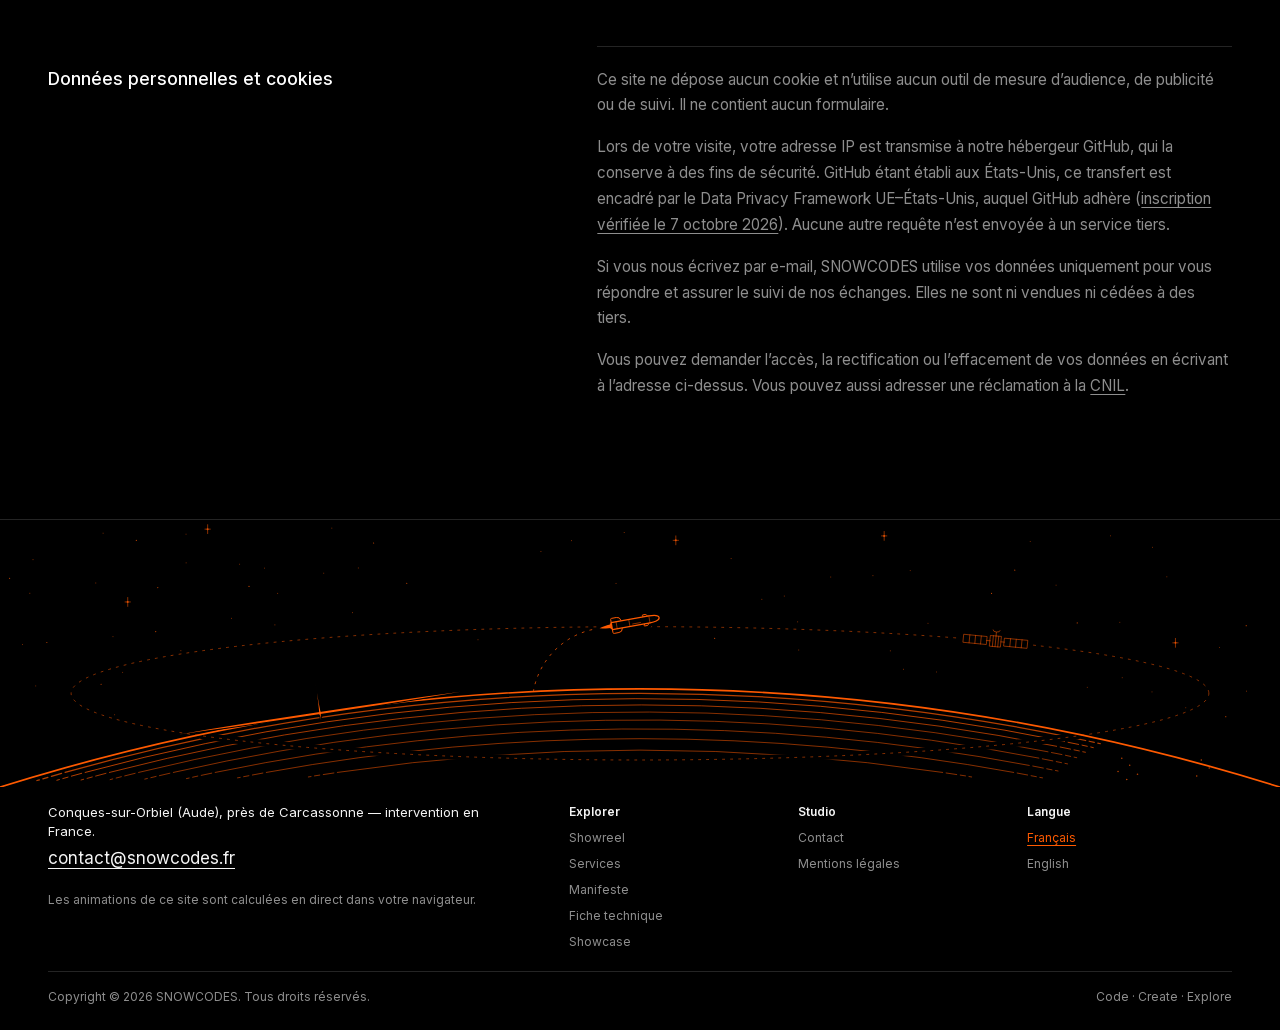
<file: mentions-legales/index.html>
<!DOCTYPE html><!-- No .reveal here: legal info must stay readable without JS. --><html lang="fr"><head><meta charset="UTF-8"><meta name="viewport" content="width=device-width, initial-scale=1.0"><title>Mentions légales | Snowcodes, Conques-sur-Orbiel (Aude)</title><meta name="description" content="Mentions légales de Snowcodes, SARL de développement web et mobile à Conques-sur-Orbiel (11600), près de Carcassonne. Contact : contact@snowcodes.fr."><link rel="canonical" href="https://snowcodes.fr/mentions-legales/"><meta name="theme-color" content="#000000"><link rel="alternate" hreflang="fr-FR" href="https://snowcodes.fr/mentions-legales/"><link rel="alternate" hreflang="en" href="https://snowcodes.fr/en/mentions-legales/"><link rel="alternate" hreflang="x-default" href="https://snowcodes.fr/mentions-legales/"><meta property="og:type" content="website"><meta property="og:site_name" content="SNOWCODES"><meta property="og:locale" content="fr_FR"><meta property="og:locale:alternate" content="en_GB"><meta property="og:title" content="Mentions légales | Snowcodes, Conques-sur-Orbiel (Aude)"><meta property="og:description" content="Mentions légales de Snowcodes, SARL de développement web et mobile à Conques-sur-Orbiel (11600), près de Carcassonne. Contact : contact@snowcodes.fr."><meta property="og:url" content="https://snowcodes.fr/mentions-legales/"><meta property="og:image" content="https://snowcodes.fr/assets/web/og.jpg"><meta property="og:image:type" content="image/jpeg"><meta property="og:image:width" content="1200"><meta property="og:image:height" content="630"><meta property="og:image:alt" content="Logo SNOWCODES sur fond noir"><meta name="twitter:card" content="summary_large_image"><meta name="twitter:title" content="Mentions légales | Snowcodes, Conques-sur-Orbiel (Aude)"><meta name="twitter:description" content="Mentions légales de Snowcodes, SARL de développement web et mobile à Conques-sur-Orbiel (11600), près de Carcassonne. Contact : contact@snowcodes.fr."><meta name="twitter:image" content="https://snowcodes.fr/assets/web/og.jpg"><meta name="twitter:image:alt" content="Logo SNOWCODES sur fond noir"><link rel="icon" href="/favicon.ico" sizes="any"><link rel="icon" type="image/svg+xml" href="data:image/svg+xml,%3Csvg xmlns='http://www.w3.org/2000/svg' viewBox='0 0 100 100'%3E%3Crect width='100' height='100' fill='%23000'/%3E%3Crect x='22' y='22' width='56' height='56' rx='6' fill='%23FF5A00'/%3E%3C/svg%3E"><link rel="apple-touch-icon" href="/apple-touch-icon.png"><link rel="preload" href="/fonts/inter-latin.woff2" as="font" type="font/woff2" crossorigin><script type="application/ld+json">{"@context":"https://schema.org","@graph":[{"@type":["ProfessionalService","Organization"],"@id":"https://snowcodes.fr/#organization","name":"SNOWCODES","url":"https://snowcodes.fr/","logo":{"@type":"ImageObject","url":"https://snowcodes.fr/assets/web/logo.webp","width":1200,"height":530},"image":"https://snowcodes.fr/assets/web/og.jpg","email":"contact@snowcodes.fr","founder":{"@type":"Person","name":"Alexandre Ruiz"},"foundingDate":"2021","address":{"@type":"PostalAddress","streetAddress":"10 rue Gaston Leroux","postalCode":"11600","addressLocality":"Conques-sur-Orbiel","addressRegion":"Occitanie","addressCountry":"FR"},"areaServed":{"@type":"Country","name":"France"},"vatID":"FR21908464076","description":"Studio de développement web et mobile, de motion design et de sites éditables par IA.","knowsAbout":["Développement web","Applications mobiles","Motion design","Sites éditables par IA","Flutter","Angular","React"],"sameAs":["https://www.linkedin.com/company/snowcodes","https://github.com/snowcodes-oss"],"identifier":{"@type":"PropertyValue","propertyID":"SIREN","value":"908464076"}},{"@type":"WebSite","@id":"https://snowcodes.fr/#website","url":"https://snowcodes.fr/","name":"SNOWCODES","inLanguage":["fr-FR","en"],"publisher":{"@id":"https://snowcodes.fr/#organization"}}]}</script><link rel="stylesheet" href="/_astro/Layout.P5oTgOU6.css"></head><body><a class="skip" href="#content">Aller au contenu</a><!-- Header --><header id="header"><div class="wrap"><a href="/" class="logo"><picture><source srcset="/assets/web/logo.webp" type="image/webp"><img src="/assets/web/logo.png" alt="SNOWCODES" width="1200" height="530"></picture></a><ul class="menu"><li><a href="/#services">Services</a></li><li><a href="/#manifesto">Manifeste</a></li><li><a href="/#specs">Fiche technique</a></li><li><a href="/#contact">Contact</a></li></ul><div class="menu-right"><nav class="lang" aria-label="Langue"><a href="/mentions-legales/" hreflang="fr-FR" lang="fr" aria-current="page">FR<span class="sr-only">, Français</span></a><a href="/en/mentions-legales/" hreflang="en" lang="en">EN<span class="sr-only">, English</span></a></nav><a href="mailto:contact@snowcodes.fr" class="cta">Nous écrire</a><button class="menu-btn" type="button" popovertarget="nav-panel">Menu</button></div></div></header><!-- Mobile nav: a native popover (Esc, focus and top layer for free) --><nav id="nav-panel" popover aria-label="Menu"><button class="menu-btn" type="button" popovertarget="nav-panel" popovertargetaction="hide" autofocus>Fermer</button><ul><li style="--i:0"><a href="/#services">Services</a></li><li style="--i:1"><a href="/#manifesto">Manifeste</a></li><li style="--i:2"><a href="/#specs">Fiche technique</a></li><li style="--i:3"><a href="/#contact">Contact</a></li></ul></nav><main id="content"><section class="block legal"><div class="wrap"><h1 class="sec-title">Mentions légales</h1><p class="sec-lead">Informations prévues par la loi n° 2004-575 du 21 juin 2004 pour la confiance dans l’économie numérique.</p><p class="sec-lead">Conques-sur-Orbiel (Aude), près de Carcassonne — intervention en France. · <a href="mailto:contact@snowcodes.fr">contact@snowcodes.fr</a></p><div class="legal-sec"><h2>Éditeur du site</h2><ul class="spec-table"><li><span>Dénomination</span><span>SNOWCODES</span></li><li><span>Forme juridique</span><span>SARL au capital de 1 000 €</span></li><li><span>Siège social</span><span>10 rue Gaston Leroux, 11600 Conques-sur-Orbiel, France</span></li><li><span>RCS</span><span>Carcassonne 908 464 076</span></li><li><span>SIRET</span><span>908 464 076 00029</span></li><li><span>TVA intracommunautaire</span><span>FR21908464076</span></li><li><span>E-mail</span><span><a href="mailto:contact@snowcodes.fr">contact@snowcodes.fr</a></span></li><li><span>Téléphone</span><span><button type="button" data-reveal="tel">Afficher</button></span></li><li><span>Directeur de la publication</span><span>Alexandre Ruiz, gérant</span></li></ul></div><div class="legal-sec"><h2>Hébergement</h2><ul class="spec-table"><li><span>Hébergeur</span><span>GitHub, Inc.</span></li><li><span>Adresse</span><span>88 Colin P. Kelly Jr. Street, San Francisco, CA 94107, États-Unis</span></li><li><span>Téléphone</span><span>+1 877 448 4820</span></li></ul></div><div class="legal-sec"><h2>Propriété intellectuelle</h2><div class="legal-text"><p>Sauf mention contraire, l’ensemble des contenus de ce site (textes, visuels, animations, logo et code) est la propriété de SNOWCODES. Toute reproduction, même partielle, sans autorisation écrite préalable est interdite. Les marques citées appartiennent à leurs propriétaires respectifs.</p></div></div><div class="legal-sec"><h2>Données personnelles et cookies</h2><div class="legal-text"><p>Ce site ne dépose aucun cookie et n’utilise aucun outil de mesure d’audience, de publicité ou de suivi. Il ne contient aucun formulaire.</p><p>Lors de votre visite, votre adresse IP est transmise à notre hébergeur GitHub, qui la conserve à des fins de sécurité. GitHub étant établi aux États-Unis, ce transfert est encadré par le Data Privacy Framework UE–États-Unis, auquel GitHub adhère (<a href="https://www.dataprivacyframework.gov/participant/6174">inscription vérifiée le 7 octobre 2026</a>). Aucune autre requête n’est envoyée à un service tiers.</p><p>Si vous nous écrivez par e-mail, SNOWCODES utilise vos données uniquement pour vous répondre et assurer le suivi de nos échanges. Elles ne sont ni vendues ni cédées à des tiers.</p><p>Vous pouvez demander l’accès, la rectification ou l’effacement de vos données en écrivant à l’adresse ci-dessus. Vous pouvez aussi adresser une réclamation à la <a href="https://www.cnil.fr">CNIL</a>.</p></div></div></div></section></main><footer class="fo fo--rule" data-astro-cid-hzls3opy><svg class="fo-art fo-art--d" focusable="false" xmlns="http://www.w3.org/2000/svg" aria-hidden="true" preserveAspectRatio="xMidYMax slice" viewBox="0 0 1440 300" data-astro-cid-hzls3opy><path d="M312.3 82.6h.1m-3.2 35.4h.1m913.9 70.3zM138 171.5zm399.7-36.8h.1m834.1 8.7zM269.6 49.8zm94.6 10.1zm898.3 117.5zm-654-141.9h.1M857 89.3h.1M107.7 70.9h.1m774.5 14.7h.1m430.3-21.7zM33.5 82.5h.1m609.3-59.3h.1m-382.7 87.5h.1m562.1-67.3h.1m579.7 149.2h.1M209.3 16zM40.2 186.7zm857.1-72.1h.1m146.6 1.7zm9.6 54.7zM129 219.1zM693 71.4h.1m308.5 75.8h.1M373.3 9.2zm-75.7 45zM1296 193.4zm-36.2-78.2zM203.4 147h.1m199.6-93h.1m495.3 92.3h.1M116 14.9zm1133.3 2.9zm-233 150.2h.1M37.1 44.6h.1m1150.9 28.8zM982 62.6h.1M25.3 140.1zM1024 56.9zm-627.5 47.3h.1m900.1-73.4zm37.3 180.4zm-399.5-147h.1m-807.5 67zM702.2 14.1h.1M1159 24.2zm-949.6 24z" class="fo-s fo-f fo-o" data-astro-cid-hzls3opy></path><path d="M280.1 74.7h.1M52.7 137.8zm404.9-66.6zm-37.4-45.3h.1m791.6 89.9zM10.8 65.6zM1402 118.9zM113.7 184.8h.1M1115.5 82.6zM1379 221.3zM177.5 76zm-24.1-53zm988.2 33.5zm-337.7 76.6h.1m-628.9-7.6h.1" class="fo-s fo-d2 fo-o" data-astro-cid-hzls3opy></path><path d="M1322.4 138.2zm-1178.8-46h.1m850.9-74.3h.1m-761.2-7.6h.1m526.6 12.6h.1" class="fo-s fo-d3 fo-o" data-astro-cid-hzls3opy></path><path d="M1322.4 133.2v10m-3-5h6m-1181.7-51v10m-3-5h6m848-79.3v10m-3-5h6M233.6 5.3v10m-3-5h6m523.7 7.6v10m-3-5h6" class="fo-s fo-f fo-o" data-astro-cid-hzls3opy></path><path d="M73.2 284a2395 2395 0 0 1 1132.5-39.2m3.9.8 11.8 2.5m3.9.8 5.8 1.3m3.9.8 3 .7M57.8 288.4l11.5-3.3m-21.1 6.1 5.7-1.7m-12.4 3.6 2.8-.8" class="fo-s fo-w12 fo-o fo-a2" data-astro-cid-hzls3opy></path><path d="M95.8 284a2389 2389 0 0 1 1101.9-34.8m3.9.9 11.8 2.4m3.9.8 5.9 1.3m3.9.8 2.9.7M80.3 288.2l11.6-3.2m-21.2 5.9 5.8-1.6M64 292.8l2.8-.8" class="fo-s fo-o" data-astro-cid-hzls3opy></path><path d="M123.1 284a2382 2382 0 0 1 1065.6-29.4m4 .8 11.7 2.4m3.9.8 5.9 1.2m3.9.9 3 .6M107.6 288.1l11.6-3.1M98 290.7l5.8-1.6m-12.6 3.4 2.9-.8" class="fo-s fo-w09 fo-o fo-a2" data-astro-cid-hzls3opy></path><path d="M155.9 284A2374 2374 0 0 1 1179 260.8m3.9.8 11.8 2.3m3.9.8 5.9 1.3m3.9.8 2.9.6m-1071 20.5L152 285m-21.3 5.3 5.8-1.5m-12.6 3.3 2.9-.8" class="fo-s fo-f fo-o" data-astro-cid-hzls3opy></path><path d="M195 284a2365 2365 0 0 1 973.7-16.1m3.9.8 11.8 2.3m3.9.8 5.9 1.2m3.9.8 2.9.6M179.4 287.6l11.7-2.7m-21.4 5 5.9-1.4m-12.7 3 2.9-.7" class="fo-s fo-f fo-o fo-a2" data-astro-cid-hzls3opy></path><path d="M242.1 284a2355 2355 0 0 1 915.8-7.9m4 .7 11.8 2.3m3.9.8 5.9 1.2m3.9.7 2.9.6m-963.9 4.9 11.8-2.5m-21.5 4.6 5.8-1.3m-12.7 2.8 3-.6" class="fo-s fo-f fo-o" data-astro-cid-hzls3opy></path><path d="M299.6 284a2344 2344 0 0 1 840.8 0m3.9.7 11.8 2.2m3.9.8 5.9 1.1m3.9.8 3 .5m-888.9-3.2 11.8-2.2m-21.6 4.1 5.9-1.1m-12.8 2.4 3-.5" class="fo-s fo-f fo-o fo-a2" data-astro-cid-hzls3opy></path><path d="M379.5 284a2331 2331 0 0 1 681 0m3.9.6 11.9 1.8m4 .6 5.9.9m3.9.7 3 .5m-729.4-2.7 11.9-1.8m-21.8 3.3 5.9-.9m-12.8 2.1 3-.5" class="fo-s fo-f fo-o" data-astro-cid-hzls3opy></path><path d="M1262 268zm8.9 8zm-13.1 7zm21.9 3zm-12.1 6zm83.9-22zm8.9 9zm-14.1 9z" class="fo-s fo-w16 fo-o" data-astro-cid-hzls3opy></path><path d="M1211.8 243a640 75 0 0 1-983.6 0" class="fo-r" data-astro-cid-hzls3opy></path><path d="M-2 301.2a2400 2400 0 0 1 1444 0" class="fo-s fo-w16" data-astro-cid-hzls3opy></path><g class="fo-sun" data-astro-cid-hzls3opy><circle cx="360" cy="217.2" r="4.5" class="fo-k" data-astro-cid-hzls3opy></circle><path d="M359.8 216q36-5.5 72.1-10.7a5346 5346 0 0 1 86.3-12.1l-30.4 5-55.6 9-72 11.1zm.4 2.3q-36 5.5-72.1 10.7-27.9 4.1-55.8 7.9l-30.5 4.3 30.4-5.1 55.6-9 72-11.1zm-1-1a347 347 0 0 0-2.7-23.1l-1.9-12.6 1.9 12.5q1.9 11.5 4.3 22.9zm1.6-.3a46 46 0 0 0 .6 9.1 54 54 0 0 0-2.2-8.8z" class="fo-r fo-r2" data-astro-cid-hzls3opy></path><path d="M359.8 216q36-5.5 72.1-10.7a5346 5346 0 0 1 86.3-12.1l-30.4 5-55.6 9-72 11.1zm.4 2.3q-36 5.5-72.1 10.7-27.9 4.1-55.8 7.9l-30.5 4.3 30.4-5.1 55.6-9 72-11.1zm-1-1a347 347 0 0 0-2.7-23.1l-1.9-12.6 1.9 12.5q1.9 11.5 4.3 22.9zm1.6-.3a46 46 0 0 0 .6 9.1 54 54 0 0 0-2.2-8.8z" class="fo-g" data-astro-cid-hzls3opy></path><circle cx="360" cy="217.2" r="1.5" class="fo-g" data-astro-cid-hzls3opy></circle></g><ellipse cx="720" cy="195" class="fo-s fo-f fo-o fo-t" rx="640" ry="75" data-astro-cid-hzls3opy></ellipse><path d="m1084.2 133.1 71.6 6.8m-34.6-16.3-1.8 18.9" class="fo-r" data-astro-cid-hzls3opy></path><path d="m1114.6 130 12 1-1.2 12-12-1zm-30-1.4 25.9 2.5-.9 9-25.9-2.5zm45.8 4.4 25.9 2.4-.9 9-25.9-2.5z" class="fo-b fo-f fo-o" data-astro-cid-hzls3opy></path><path d="m1110 135.6 4 .3m12 1.2 4 .3m-9.4-6.9.3-4m-3.7-2.8a4 2 5.4 0 0 8 .7m-34.1 4.8-.9 9m7.3-8.3-.8 9m7.3-8.4-.9 9m33.8-6-.9 9m7.3-8.3-.8 9m7.3-8.4-.9 9m-31.3-13.6-1.2 12m4.2-11.7-1.2 12m4.2-11.7-1.2 12" class="fo-s fo-f fo-o" data-astro-cid-hzls3opy></path><path d="M600 193a87 87 0 0 1 70.6-70.6" class="fo-s fo-f fo-t" data-astro-cid-hzls3opy></path><g class="fo-rk" data-astro-cid-hzls3opy><path d="m729.1 109-1.6-2q-.5-.9-1.5-.7l-2.8.5q-1 .1-.4 1l1.4 2.1zm-30 5.4-.6-1.7q-1.3-3.7-5.2-3l-5.3 1q-1.2.1-1 1.3l.8 4.4zm31 .6-.7 2.5q-.2 1-1.2 1.2l-2.8.5q-1 .1-.7-.8l.6-2.6zm-30 5.3v1.7q.1 4-3.8 4.6l-5.3 1q-1.2.2-1.4-1l-.8-4.3zm-12.5-5 42.3-7.4c4.5-.8 11-1 11.6 2s-5.7 5.1-10.2 5.9l-42.3 7.5zm.2 1-1.1.8.8 4.9 1.3.3z" class="fo-r" data-astro-cid-hzls3opy></path><path d="M686.8 117.6c-3.8.4-8.5 2.5-12.3 4.1 4.1.3 9.3.6 13-.2z" class="fo-r fo-r3" data-astro-cid-hzls3opy></path><path d="m729.1 109-1.6-2q-.5-.9-1.5-.7l-2.8.5q-1 .1-.4 1l1.4 2.1zm-30 5.4-.6-1.7q-1.3-3.7-5.2-3l-5.3 1q-1.2.1-1 1.3l.8 4.4zm31 .6-.7 2.5q-.2 1-1.2 1.2l-2.8.5q-1 .1-.7-.8l.6-2.6zm-30 5.3v1.7q.1 4-3.8 4.6l-5.3 1q-1.2.2-1.4-1l-.8-4.3z" class="fo-b" data-astro-cid-hzls3opy></path><path d="m687.6 115.4 42.3-7.5c4.5-.8 11-1 11.6 2s-5.7 5.1-10.2 5.9l-42.3 7.5zm.2 1-1.1.7.8 4.9 1.3.3z" class="fo-b fo-w12" data-astro-cid-hzls3opy></path><path d="m693 114.4 1.4 7.9m12.9-10.4 1.4 7.9m21.2-11.9 1.4 7.9m-19.5 1.2 8.8-1.6" class="fo-s fo-f fo-o" data-astro-cid-hzls3opy></path><path d="M686.8 117.6c-3.8.4-8.5 2.5-12.3 4.1 4.1.3 9.3.6 13-.2z" class="fo-g" data-astro-cid-hzls3opy></path></g></svg><svg class="fo-art fo-art--m" focusable="false" xmlns="http://www.w3.org/2000/svg" aria-hidden="true" preserveAspectRatio="xMidYMax slice" viewBox="0 0 780 520" data-astro-cid-hzls3opy><path d="M-2 462.2a690 690 0 0 1 704.4-47.4m5.4 2.7 10.6 5.6m5.2 2.9 5.3 2.9m5.2 3 2.6 1.5" class="fo-s fo-w12 fo-o" data-astro-cid-hzls3opy></path><path d="M-2 476.8A678 678 0 0 1 690 422m5.4 2.7 10.7 5.5m5.3 2.8 5.2 2.9m5.3 2.9 2.6 1.4" class="fo-s fo-o" data-astro-cid-hzls3opy></path><path d="M-2 494.1a664 664 0 0 1 678.2-63.2m5.4 2.6 10.8 5.3m5.3 2.8 5.3 2.8m5.3 2.9 2.6 1.4" class="fo-s fo-w09 fo-o" data-astro-cid-hzls3opy></path><path d="M22.9 496a648 648 0 0 1 638.5-54.4m5.4 2.5 10.8 5.2m5.4 2.7 5.3 2.8m5.3 2.7 2.7 1.5M8.2 506.4l9.8-7m-19.4 14.2 4.8-3.6" class="fo-s fo-f fo-o" data-astro-cid-hzls3opy></path><path d="M55.7 496a630 630 0 0 1 590.1-41.7m5.5 2.4 10.9 5.1m5.4 2.6 5.3 2.7m5.4 2.7 2.7 1.4M40.6 505.8l10-6.6m-19.9 13.3 4.9-3.4m-12.3 8.6 2.5-1.7" class="fo-s fo-f fo-o" data-astro-cid-hzls3opy></path><path d="M95.1 496A610 610 0 0 1 630 469.2m5.5 2.4 10.9 4.9m5.4 2.6 5.5 2.6m5.3 2.6 2.7 1.4M79.5 504.9l10.4-6m-20.7 12.2 5.2-3.1m-12.8 7.9 2.6-1.6" class="fo-s fo-f fo-o" data-astro-cid-hzls3opy></path><path d="M515.2 343.3a340 95 0 0 1-250.4 0" class="fo-r" data-astro-cid-hzls3opy></path><path d="M-2 450.1a700 700 0 0 1 784 0" class="fo-s fo-w16" data-astro-cid-hzls3opy></path><g class="fo-sun" data-astro-cid-hzls3opy><circle cx="110" cy="388.4" r="9" class="fo-k" data-astro-cid-hzls3opy></circle><path d="M109.1 386.3a3160 3160 0 0 1 89.4-37.4l21.5-8.5a1984 1984 0 0 1-59.2 27.8q-24.8 11.5-49.9 22.3zm1.8 4.2A3165 3165 0 0 1 0 436.4l20.9-9.9a2665 2665 0 0 1 88.2-40.2zm-2.4-1.4a445 445 0 0 0-13-33.8l-7.9-18.2 8 18.1q7.3 16.6 15.9 32.6zm3-1.3a72 72 0 0 0 4.9 15.3 72 72 0 0 0-7.9-14z" class="fo-r fo-r2" data-astro-cid-hzls3opy></path><path d="M109.1 386.3a3160 3160 0 0 1 89.4-37.4l21.5-8.5a1984 1984 0 0 1-59.2 27.8q-24.8 11.5-49.9 22.3zm1.8 4.2A3165 3165 0 0 1 0 436.4l20.9-9.9a2665 2665 0 0 1 88.2-40.2zm-2.4-1.4a445 445 0 0 0-13-33.8l-7.9-18.2 8 18.1q7.3 16.6 15.9 32.6zm3-1.3a72 72 0 0 0 4.9 15.3 72 72 0 0 0-7.9-14z" class="fo-g" data-astro-cid-hzls3opy></path><circle cx="110" cy="388.4" r="3" class="fo-g" data-astro-cid-hzls3opy></circle></g><ellipse cx="390" cy="255" class="fo-s fo-f fo-o fo-t" rx="340" ry="95" data-astro-cid-hzls3opy></ellipse><path d="M300 335.8a110 110 0 0 1 46.5-80.5" class="fo-s fo-f fo-t" data-astro-cid-hzls3opy></path><g class="fo-rk" data-astro-cid-hzls3opy><path d="m425 194.5-3.8-2q-1.3-.9-2.6 0l-3.7 2.6q-1.3 1 0 1.7l3.6 2.3zm-40 28-2-2q-4.3-4.5-9.5-.9l-7.1 5q-1.6 1-.5 2.7l4 5.7zm45.5-20.2.7 4.3q.3 1.5-1 2.5l-3.7 2.5q-1.3 1-1.6-.6l-1-4zm-40 28 1.2 2.5q2.8 5.7-2.4 9.4l-7.1 5q-1.6 1-2.7-.5l-4-5.8zm-21.4 1.4 56.3-39.4c6-4.2 15.3-8.8 18.1-4.9s-4.9 11.2-10.7 15.3l-56.4 39.5zm.9 1.3-1.1 1.8 4.5 6.5 2-.4z" class="fo-r" data-astro-cid-hzls3opy></path><path d="M369.3 235.4a78 78 0 0 0-15 14.4 78 78 0 0 0 18.7-9.1z" class="fo-r fo-r3" data-astro-cid-hzls3opy></path><path d="m425 194.5-3.8-2q-1.3-.9-2.6 0l-3.7 2.6q-1.3 1 0 1.7l3.6 2.3zm-40 28-2-2q-4.3-4.5-9.5-.9l-7.1 5q-1.6 1-.5 2.7l4 5.7zm45.5-20.2.7 4.3q.3 1.5-1 2.5l-3.7 2.5q-1.3 1-1.6-.6l-1-4zm-40 28 1.2 2.5q2.8 5.7-2.4 9.4l-7.1 5q-1.6 1-2.7-.5l-4-5.8z" class="fo-b" data-astro-cid-hzls3opy></path><path d="m369 231.7 56.4-39.4c6-4.2 15.3-8.8 18.1-4.9s-4.9 11.2-10.7 15.3l-56.4 39.5zm1 1.3-1.1 1.8 4.5 6.5 2-.4z" class="fo-b fo-w12" data-astro-cid-hzls3opy></path><path d="m376.3 226.7 7.3 10.5m11.7-23.8 7.3 10.4m22.8-31.5 7.4 10.4m-27.6 15 11.8-8.2" class="fo-s fo-f fo-o" data-astro-cid-hzls3opy></path><path d="M369.3 235.4a78 78 0 0 0-15 14.4 78 78 0 0 0 18.7-9.1z" class="fo-g" data-astro-cid-hzls3opy></path></g></svg><div class="wrap" data-astro-cid-hzls3opy><div class="fo-id" data-astro-cid-hzls3opy><p class="place" data-astro-cid-hzls3opy>Conques-sur-Orbiel (Aude), près de Carcassonne — intervention en France.</p><p class="fo-mail" data-astro-cid-hzls3opy><a href="mailto:contact@snowcodes.fr" data-astro-cid-hzls3opy>contact@snowcodes.fr</a></p><p class="fine" data-astro-cid-hzls3opy>Les animations de ce site sont calculées en direct dans votre navigateur.</p></div><nav class="dir" aria-label="Liens du site" data-astro-cid-hzls3opy><div data-astro-cid-hzls3opy><h2 data-astro-cid-hzls3opy>Explorer</h2><a href="/#showreel" data-astro-cid-hzls3opy>Showreel</a><a href="/#services" data-astro-cid-hzls3opy>Services</a><a href="/#manifesto" data-astro-cid-hzls3opy>Manifeste</a><a href="/#specs" data-astro-cid-hzls3opy>Fiche technique</a><a href="/showcase/" data-astro-cid-hzls3opy>Showcase</a></div><div data-astro-cid-hzls3opy><h2 data-astro-cid-hzls3opy>Studio</h2><a href="/#contact" data-astro-cid-hzls3opy>Contact</a><a href="/mentions-legales/" data-astro-cid-hzls3opy>Mentions légales</a></div><div data-astro-cid-hzls3opy><h2 data-astro-cid-hzls3opy>Langue</h2><a href="/mentions-legales/" hreflang="fr-FR" lang="fr" aria-current="page" data-astro-cid-hzls3opy>Français</a><a href="/en/mentions-legales/" hreflang="en" lang="en" data-astro-cid-hzls3opy>English</a></div></nav><div class="bottom" data-astro-cid-hzls3opy><span data-astro-cid-hzls3opy>Copyright &copy; <span id="year" data-astro-cid-hzls3opy>2026</span> SNOWCODES. Tous droits réservés.</span><span data-astro-cid-hzls3opy>Code · Create · Explore</span></div></div></footer><script type="module" src="/_astro/Layout.astro_astro_type_script_index_0_lang.I574Bdt9.js"></script></body></html>
</file>
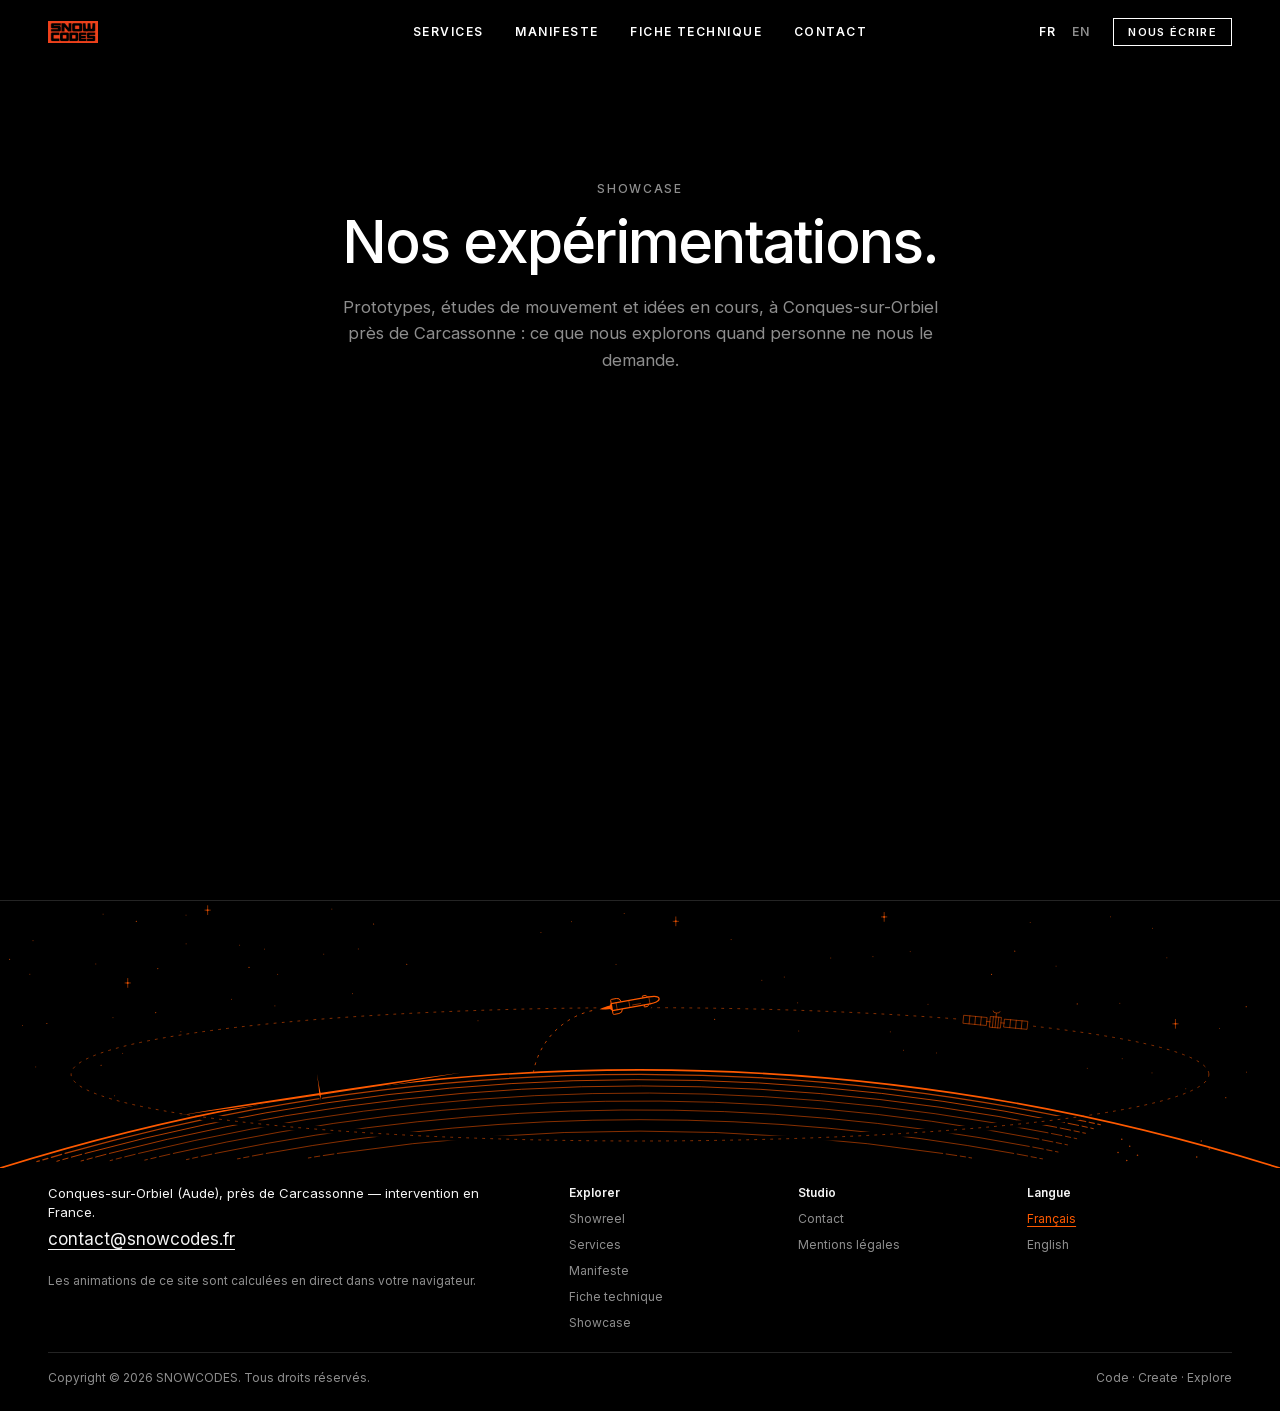
<file: showcase/index.html>
<!DOCTYPE html><html lang="fr"><head><meta charset="UTF-8"><meta name="viewport" content="width=device-width, initial-scale=1.0"><title>Showcase | Expérimentations motion près de Carcassonne — Snowcodes</title><meta name="description" content="Expérimentations du studio Snowcodes à Conques-sur-Orbiel : oscilloscope, risographie et matrice de lumière. Motion design près de Carcassonne (Aude)."><link rel="canonical" href="https://snowcodes.fr/showcase/"><meta name="theme-color" content="#000000"><link rel="alternate" hreflang="fr-FR" href="https://snowcodes.fr/showcase/"><link rel="alternate" hreflang="en" href="https://snowcodes.fr/en/showcase/"><link rel="alternate" hreflang="x-default" href="https://snowcodes.fr/showcase/"><meta property="og:type" content="website"><meta property="og:site_name" content="SNOWCODES"><meta property="og:locale" content="fr_FR"><meta property="og:locale:alternate" content="en_GB"><meta property="og:title" content="Showcase | Expérimentations motion près de Carcassonne — Snowcodes"><meta property="og:description" content="Expérimentations du studio Snowcodes à Conques-sur-Orbiel : oscilloscope, risographie et matrice de lumière. Motion design près de Carcassonne (Aude)."><meta property="og:url" content="https://snowcodes.fr/showcase/"><meta property="og:image" content="https://snowcodes.fr/assets/web/og.jpg"><meta property="og:image:type" content="image/jpeg"><meta property="og:image:width" content="1200"><meta property="og:image:height" content="630"><meta property="og:image:alt" content="Logo SNOWCODES sur fond noir"><meta name="twitter:card" content="summary_large_image"><meta name="twitter:title" content="Showcase | Expérimentations motion près de Carcassonne — Snowcodes"><meta name="twitter:description" content="Expérimentations du studio Snowcodes à Conques-sur-Orbiel : oscilloscope, risographie et matrice de lumière. Motion design près de Carcassonne (Aude)."><meta name="twitter:image" content="https://snowcodes.fr/assets/web/og.jpg"><meta name="twitter:image:alt" content="Logo SNOWCODES sur fond noir"><link rel="icon" href="/favicon.ico" sizes="any"><link rel="icon" type="image/svg+xml" href="data:image/svg+xml,%3Csvg xmlns='http://www.w3.org/2000/svg' viewBox='0 0 100 100'%3E%3Crect width='100' height='100' fill='%23000'/%3E%3Crect x='22' y='22' width='56' height='56' rx='6' fill='%23FF5A00'/%3E%3C/svg%3E"><link rel="apple-touch-icon" href="/apple-touch-icon.png"><link rel="preload" href="/fonts/inter-latin.woff2" as="font" type="font/woff2" crossorigin><script type="application/ld+json">{"@context":"https://schema.org","@graph":[{"@type":["ProfessionalService","Organization"],"@id":"https://snowcodes.fr/#organization","name":"SNOWCODES","url":"https://snowcodes.fr/","logo":{"@type":"ImageObject","url":"https://snowcodes.fr/assets/web/logo.webp","width":1200,"height":530},"image":"https://snowcodes.fr/assets/web/og.jpg","email":"contact@snowcodes.fr","founder":{"@type":"Person","name":"Alexandre Ruiz"},"foundingDate":"2021","address":{"@type":"PostalAddress","streetAddress":"10 rue Gaston Leroux","postalCode":"11600","addressLocality":"Conques-sur-Orbiel","addressRegion":"Occitanie","addressCountry":"FR"},"areaServed":{"@type":"Country","name":"France"},"vatID":"FR21908464076","description":"Studio de développement web et mobile, de motion design et de sites éditables par IA.","knowsAbout":["Développement web","Applications mobiles","Motion design","Sites éditables par IA","Flutter","Angular","React"],"sameAs":["https://www.linkedin.com/company/snowcodes","https://github.com/snowcodes-oss"],"identifier":{"@type":"PropertyValue","propertyID":"SIREN","value":"908464076"}},{"@type":"WebSite","@id":"https://snowcodes.fr/#website","url":"https://snowcodes.fr/","name":"SNOWCODES","inLanguage":["fr-FR","en"],"publisher":{"@id":"https://snowcodes.fr/#organization"}}]}</script><link rel="stylesheet" href="/_astro/Layout.P5oTgOU6.css"></head><body><a class="skip" href="#content">Aller au contenu</a><!-- Header --><header id="header"><div class="wrap"><a href="/" class="logo"><picture><source srcset="/assets/web/logo.webp" type="image/webp"><img src="/assets/web/logo.png" alt="SNOWCODES" width="1200" height="530"></picture></a><ul class="menu"><li><a href="/#services">Services</a></li><li><a href="/#manifesto">Manifeste</a></li><li><a href="/#specs">Fiche technique</a></li><li><a href="/#contact">Contact</a></li></ul><div class="menu-right"><nav class="lang" aria-label="Langue"><a href="/showcase/" hreflang="fr-FR" lang="fr" aria-current="page">FR<span class="sr-only">, Français</span></a><a href="/en/showcase/" hreflang="en" lang="en">EN<span class="sr-only">, English</span></a></nav><a href="mailto:contact@snowcodes.fr" class="cta">Nous écrire</a><button class="menu-btn" type="button" popovertarget="nav-panel">Menu</button></div></div></header><!-- Mobile nav: a native popover (Esc, focus and top layer for free) --><nav id="nav-panel" popover aria-label="Menu"><button class="menu-btn" type="button" popovertarget="nav-panel" popovertargetaction="hide" autofocus>Fermer</button><ul><li style="--i:0"><a href="/#services">Services</a></li><li style="--i:1"><a href="/#manifesto">Manifeste</a></li><li style="--i:2"><a href="/#specs">Fiche technique</a></li><li style="--i:3"><a href="/#contact">Contact</a></li></ul></nav><main id="content"><section class="block showcase"><div class="wrap"><div class="sec-head-center reveal"><p class="eyebrow">Showcase</p><h1 class="sec-title">Nos expérimentations.</h1><p class="sec-lead">Prototypes, études de mouvement et idées en cours, à Conques-sur-Orbiel près de Carcassonne : ce que nous explorons quand personne ne nous le demande.</p></div><div class="works"></div></div></section></main><footer class="fo fo--rule" data-astro-cid-hzls3opy><svg class="fo-art fo-art--d" focusable="false" xmlns="http://www.w3.org/2000/svg" aria-hidden="true" preserveAspectRatio="xMidYMax slice" viewBox="0 0 1440 300" data-astro-cid-hzls3opy><path d="M312.3 82.6h.1m-3.2 35.4h.1m913.9 70.3zM138 171.5zm399.7-36.8h.1m834.1 8.7zM269.6 49.8zm94.6 10.1zm898.3 117.5zm-654-141.9h.1M857 89.3h.1M107.7 70.9h.1m774.5 14.7h.1m430.3-21.7zM33.5 82.5h.1m609.3-59.3h.1m-382.7 87.5h.1m562.1-67.3h.1m579.7 149.2h.1M209.3 16zM40.2 186.7zm857.1-72.1h.1m146.6 1.7zm9.6 54.7zM129 219.1zM693 71.4h.1m308.5 75.8h.1M373.3 9.2zm-75.7 45zM1296 193.4zm-36.2-78.2zM203.4 147h.1m199.6-93h.1m495.3 92.3h.1M116 14.9zm1133.3 2.9zm-233 150.2h.1M37.1 44.6h.1m1150.9 28.8zM982 62.6h.1M25.3 140.1zM1024 56.9zm-627.5 47.3h.1m900.1-73.4zm37.3 180.4zm-399.5-147h.1m-807.5 67zM702.2 14.1h.1M1159 24.2zm-949.6 24z" class="fo-s fo-f fo-o" data-astro-cid-hzls3opy></path><path d="M280.1 74.7h.1M52.7 137.8zm404.9-66.6zm-37.4-45.3h.1m791.6 89.9zM10.8 65.6zM1402 118.9zM113.7 184.8h.1M1115.5 82.6zM1379 221.3zM177.5 76zm-24.1-53zm988.2 33.5zm-337.7 76.6h.1m-628.9-7.6h.1" class="fo-s fo-d2 fo-o" data-astro-cid-hzls3opy></path><path d="M1322.4 138.2zm-1178.8-46h.1m850.9-74.3h.1m-761.2-7.6h.1m526.6 12.6h.1" class="fo-s fo-d3 fo-o" data-astro-cid-hzls3opy></path><path d="M1322.4 133.2v10m-3-5h6m-1181.7-51v10m-3-5h6m848-79.3v10m-3-5h6M233.6 5.3v10m-3-5h6m523.7 7.6v10m-3-5h6" class="fo-s fo-f fo-o" data-astro-cid-hzls3opy></path><path d="M73.2 284a2395 2395 0 0 1 1132.5-39.2m3.9.8 11.8 2.5m3.9.8 5.8 1.3m3.9.8 3 .7M57.8 288.4l11.5-3.3m-21.1 6.1 5.7-1.7m-12.4 3.6 2.8-.8" class="fo-s fo-w12 fo-o fo-a2" data-astro-cid-hzls3opy></path><path d="M95.8 284a2389 2389 0 0 1 1101.9-34.8m3.9.9 11.8 2.4m3.9.8 5.9 1.3m3.9.8 2.9.7M80.3 288.2l11.6-3.2m-21.2 5.9 5.8-1.6M64 292.8l2.8-.8" class="fo-s fo-o" data-astro-cid-hzls3opy></path><path d="M123.1 284a2382 2382 0 0 1 1065.6-29.4m4 .8 11.7 2.4m3.9.8 5.9 1.2m3.9.9 3 .6M107.6 288.1l11.6-3.1M98 290.7l5.8-1.6m-12.6 3.4 2.9-.8" class="fo-s fo-w09 fo-o fo-a2" data-astro-cid-hzls3opy></path><path d="M155.9 284A2374 2374 0 0 1 1179 260.8m3.9.8 11.8 2.3m3.9.8 5.9 1.3m3.9.8 2.9.6m-1071 20.5L152 285m-21.3 5.3 5.8-1.5m-12.6 3.3 2.9-.8" class="fo-s fo-f fo-o" data-astro-cid-hzls3opy></path><path d="M195 284a2365 2365 0 0 1 973.7-16.1m3.9.8 11.8 2.3m3.9.8 5.9 1.2m3.9.8 2.9.6M179.4 287.6l11.7-2.7m-21.4 5 5.9-1.4m-12.7 3 2.9-.7" class="fo-s fo-f fo-o fo-a2" data-astro-cid-hzls3opy></path><path d="M242.1 284a2355 2355 0 0 1 915.8-7.9m4 .7 11.8 2.3m3.9.8 5.9 1.2m3.9.7 2.9.6m-963.9 4.9 11.8-2.5m-21.5 4.6 5.8-1.3m-12.7 2.8 3-.6" class="fo-s fo-f fo-o" data-astro-cid-hzls3opy></path><path d="M299.6 284a2344 2344 0 0 1 840.8 0m3.9.7 11.8 2.2m3.9.8 5.9 1.1m3.9.8 3 .5m-888.9-3.2 11.8-2.2m-21.6 4.1 5.9-1.1m-12.8 2.4 3-.5" class="fo-s fo-f fo-o fo-a2" data-astro-cid-hzls3opy></path><path d="M379.5 284a2331 2331 0 0 1 681 0m3.9.6 11.9 1.8m4 .6 5.9.9m3.9.7 3 .5m-729.4-2.7 11.9-1.8m-21.8 3.3 5.9-.9m-12.8 2.1 3-.5" class="fo-s fo-f fo-o" data-astro-cid-hzls3opy></path><path d="M1262 268zm8.9 8zm-13.1 7zm21.9 3zm-12.1 6zm83.9-22zm8.9 9zm-14.1 9z" class="fo-s fo-w16 fo-o" data-astro-cid-hzls3opy></path><path d="M1211.8 243a640 75 0 0 1-983.6 0" class="fo-r" data-astro-cid-hzls3opy></path><path d="M-2 301.2a2400 2400 0 0 1 1444 0" class="fo-s fo-w16" data-astro-cid-hzls3opy></path><g class="fo-sun" data-astro-cid-hzls3opy><circle cx="360" cy="217.2" r="4.5" class="fo-k" data-astro-cid-hzls3opy></circle><path d="M359.8 216q36-5.5 72.1-10.7a5346 5346 0 0 1 86.3-12.1l-30.4 5-55.6 9-72 11.1zm.4 2.3q-36 5.5-72.1 10.7-27.9 4.1-55.8 7.9l-30.5 4.3 30.4-5.1 55.6-9 72-11.1zm-1-1a347 347 0 0 0-2.7-23.1l-1.9-12.6 1.9 12.5q1.9 11.5 4.3 22.9zm1.6-.3a46 46 0 0 0 .6 9.1 54 54 0 0 0-2.2-8.8z" class="fo-r fo-r2" data-astro-cid-hzls3opy></path><path d="M359.8 216q36-5.5 72.1-10.7a5346 5346 0 0 1 86.3-12.1l-30.4 5-55.6 9-72 11.1zm.4 2.3q-36 5.5-72.1 10.7-27.9 4.1-55.8 7.9l-30.5 4.3 30.4-5.1 55.6-9 72-11.1zm-1-1a347 347 0 0 0-2.7-23.1l-1.9-12.6 1.9 12.5q1.9 11.5 4.3 22.9zm1.6-.3a46 46 0 0 0 .6 9.1 54 54 0 0 0-2.2-8.8z" class="fo-g" data-astro-cid-hzls3opy></path><circle cx="360" cy="217.2" r="1.5" class="fo-g" data-astro-cid-hzls3opy></circle></g><ellipse cx="720" cy="195" class="fo-s fo-f fo-o fo-t" rx="640" ry="75" data-astro-cid-hzls3opy></ellipse><path d="m1084.2 133.1 71.6 6.8m-34.6-16.3-1.8 18.9" class="fo-r" data-astro-cid-hzls3opy></path><path d="m1114.6 130 12 1-1.2 12-12-1zm-30-1.4 25.9 2.5-.9 9-25.9-2.5zm45.8 4.4 25.9 2.4-.9 9-25.9-2.5z" class="fo-b fo-f fo-o" data-astro-cid-hzls3opy></path><path d="m1110 135.6 4 .3m12 1.2 4 .3m-9.4-6.9.3-4m-3.7-2.8a4 2 5.4 0 0 8 .7m-34.1 4.8-.9 9m7.3-8.3-.8 9m7.3-8.4-.9 9m33.8-6-.9 9m7.3-8.3-.8 9m7.3-8.4-.9 9m-31.3-13.6-1.2 12m4.2-11.7-1.2 12m4.2-11.7-1.2 12" class="fo-s fo-f fo-o" data-astro-cid-hzls3opy></path><path d="M600 193a87 87 0 0 1 70.6-70.6" class="fo-s fo-f fo-t" data-astro-cid-hzls3opy></path><g class="fo-rk" data-astro-cid-hzls3opy><path d="m729.1 109-1.6-2q-.5-.9-1.5-.7l-2.8.5q-1 .1-.4 1l1.4 2.1zm-30 5.4-.6-1.7q-1.3-3.7-5.2-3l-5.3 1q-1.2.1-1 1.3l.8 4.4zm31 .6-.7 2.5q-.2 1-1.2 1.2l-2.8.5q-1 .1-.7-.8l.6-2.6zm-30 5.3v1.7q.1 4-3.8 4.6l-5.3 1q-1.2.2-1.4-1l-.8-4.3zm-12.5-5 42.3-7.4c4.5-.8 11-1 11.6 2s-5.7 5.1-10.2 5.9l-42.3 7.5zm.2 1-1.1.8.8 4.9 1.3.3z" class="fo-r" data-astro-cid-hzls3opy></path><path d="M686.8 117.6c-3.8.4-8.5 2.5-12.3 4.1 4.1.3 9.3.6 13-.2z" class="fo-r fo-r3" data-astro-cid-hzls3opy></path><path d="m729.1 109-1.6-2q-.5-.9-1.5-.7l-2.8.5q-1 .1-.4 1l1.4 2.1zm-30 5.4-.6-1.7q-1.3-3.7-5.2-3l-5.3 1q-1.2.1-1 1.3l.8 4.4zm31 .6-.7 2.5q-.2 1-1.2 1.2l-2.8.5q-1 .1-.7-.8l.6-2.6zm-30 5.3v1.7q.1 4-3.8 4.6l-5.3 1q-1.2.2-1.4-1l-.8-4.3z" class="fo-b" data-astro-cid-hzls3opy></path><path d="m687.6 115.4 42.3-7.5c4.5-.8 11-1 11.6 2s-5.7 5.1-10.2 5.9l-42.3 7.5zm.2 1-1.1.7.8 4.9 1.3.3z" class="fo-b fo-w12" data-astro-cid-hzls3opy></path><path d="m693 114.4 1.4 7.9m12.9-10.4 1.4 7.9m21.2-11.9 1.4 7.9m-19.5 1.2 8.8-1.6" class="fo-s fo-f fo-o" data-astro-cid-hzls3opy></path><path d="M686.8 117.6c-3.8.4-8.5 2.5-12.3 4.1 4.1.3 9.3.6 13-.2z" class="fo-g" data-astro-cid-hzls3opy></path></g></svg><svg class="fo-art fo-art--m" focusable="false" xmlns="http://www.w3.org/2000/svg" aria-hidden="true" preserveAspectRatio="xMidYMax slice" viewBox="0 0 780 520" data-astro-cid-hzls3opy><path d="M-2 462.2a690 690 0 0 1 704.4-47.4m5.4 2.7 10.6 5.6m5.2 2.9 5.3 2.9m5.2 3 2.6 1.5" class="fo-s fo-w12 fo-o" data-astro-cid-hzls3opy></path><path d="M-2 476.8A678 678 0 0 1 690 422m5.4 2.7 10.7 5.5m5.3 2.8 5.2 2.9m5.3 2.9 2.6 1.4" class="fo-s fo-o" data-astro-cid-hzls3opy></path><path d="M-2 494.1a664 664 0 0 1 678.2-63.2m5.4 2.6 10.8 5.3m5.3 2.8 5.3 2.8m5.3 2.9 2.6 1.4" class="fo-s fo-w09 fo-o" data-astro-cid-hzls3opy></path><path d="M22.9 496a648 648 0 0 1 638.5-54.4m5.4 2.5 10.8 5.2m5.4 2.7 5.3 2.8m5.3 2.7 2.7 1.5M8.2 506.4l9.8-7m-19.4 14.2 4.8-3.6" class="fo-s fo-f fo-o" data-astro-cid-hzls3opy></path><path d="M55.7 496a630 630 0 0 1 590.1-41.7m5.5 2.4 10.9 5.1m5.4 2.6 5.3 2.7m5.4 2.7 2.7 1.4M40.6 505.8l10-6.6m-19.9 13.3 4.9-3.4m-12.3 8.6 2.5-1.7" class="fo-s fo-f fo-o" data-astro-cid-hzls3opy></path><path d="M95.1 496A610 610 0 0 1 630 469.2m5.5 2.4 10.9 4.9m5.4 2.6 5.5 2.6m5.3 2.6 2.7 1.4M79.5 504.9l10.4-6m-20.7 12.2 5.2-3.1m-12.8 7.9 2.6-1.6" class="fo-s fo-f fo-o" data-astro-cid-hzls3opy></path><path d="M515.2 343.3a340 95 0 0 1-250.4 0" class="fo-r" data-astro-cid-hzls3opy></path><path d="M-2 450.1a700 700 0 0 1 784 0" class="fo-s fo-w16" data-astro-cid-hzls3opy></path><g class="fo-sun" data-astro-cid-hzls3opy><circle cx="110" cy="388.4" r="9" class="fo-k" data-astro-cid-hzls3opy></circle><path d="M109.1 386.3a3160 3160 0 0 1 89.4-37.4l21.5-8.5a1984 1984 0 0 1-59.2 27.8q-24.8 11.5-49.9 22.3zm1.8 4.2A3165 3165 0 0 1 0 436.4l20.9-9.9a2665 2665 0 0 1 88.2-40.2zm-2.4-1.4a445 445 0 0 0-13-33.8l-7.9-18.2 8 18.1q7.3 16.6 15.9 32.6zm3-1.3a72 72 0 0 0 4.9 15.3 72 72 0 0 0-7.9-14z" class="fo-r fo-r2" data-astro-cid-hzls3opy></path><path d="M109.1 386.3a3160 3160 0 0 1 89.4-37.4l21.5-8.5a1984 1984 0 0 1-59.2 27.8q-24.8 11.5-49.9 22.3zm1.8 4.2A3165 3165 0 0 1 0 436.4l20.9-9.9a2665 2665 0 0 1 88.2-40.2zm-2.4-1.4a445 445 0 0 0-13-33.8l-7.9-18.2 8 18.1q7.3 16.6 15.9 32.6zm3-1.3a72 72 0 0 0 4.9 15.3 72 72 0 0 0-7.9-14z" class="fo-g" data-astro-cid-hzls3opy></path><circle cx="110" cy="388.4" r="3" class="fo-g" data-astro-cid-hzls3opy></circle></g><ellipse cx="390" cy="255" class="fo-s fo-f fo-o fo-t" rx="340" ry="95" data-astro-cid-hzls3opy></ellipse><path d="M300 335.8a110 110 0 0 1 46.5-80.5" class="fo-s fo-f fo-t" data-astro-cid-hzls3opy></path><g class="fo-rk" data-astro-cid-hzls3opy><path d="m425 194.5-3.8-2q-1.3-.9-2.6 0l-3.7 2.6q-1.3 1 0 1.7l3.6 2.3zm-40 28-2-2q-4.3-4.5-9.5-.9l-7.1 5q-1.6 1-.5 2.7l4 5.7zm45.5-20.2.7 4.3q.3 1.5-1 2.5l-3.7 2.5q-1.3 1-1.6-.6l-1-4zm-40 28 1.2 2.5q2.8 5.7-2.4 9.4l-7.1 5q-1.6 1-2.7-.5l-4-5.8zm-21.4 1.4 56.3-39.4c6-4.2 15.3-8.8 18.1-4.9s-4.9 11.2-10.7 15.3l-56.4 39.5zm.9 1.3-1.1 1.8 4.5 6.5 2-.4z" class="fo-r" data-astro-cid-hzls3opy></path><path d="M369.3 235.4a78 78 0 0 0-15 14.4 78 78 0 0 0 18.7-9.1z" class="fo-r fo-r3" data-astro-cid-hzls3opy></path><path d="m425 194.5-3.8-2q-1.3-.9-2.6 0l-3.7 2.6q-1.3 1 0 1.7l3.6 2.3zm-40 28-2-2q-4.3-4.5-9.5-.9l-7.1 5q-1.6 1-.5 2.7l4 5.7zm45.5-20.2.7 4.3q.3 1.5-1 2.5l-3.7 2.5q-1.3 1-1.6-.6l-1-4zm-40 28 1.2 2.5q2.8 5.7-2.4 9.4l-7.1 5q-1.6 1-2.7-.5l-4-5.8z" class="fo-b" data-astro-cid-hzls3opy></path><path d="m369 231.7 56.4-39.4c6-4.2 15.3-8.8 18.1-4.9s-4.9 11.2-10.7 15.3l-56.4 39.5zm1 1.3-1.1 1.8 4.5 6.5 2-.4z" class="fo-b fo-w12" data-astro-cid-hzls3opy></path><path d="m376.3 226.7 7.3 10.5m11.7-23.8 7.3 10.4m22.8-31.5 7.4 10.4m-27.6 15 11.8-8.2" class="fo-s fo-f fo-o" data-astro-cid-hzls3opy></path><path d="M369.3 235.4a78 78 0 0 0-15 14.4 78 78 0 0 0 18.7-9.1z" class="fo-g" data-astro-cid-hzls3opy></path></g></svg><div class="wrap" data-astro-cid-hzls3opy><div class="fo-id" data-astro-cid-hzls3opy><p class="place" data-astro-cid-hzls3opy>Conques-sur-Orbiel (Aude), près de Carcassonne — intervention en France.</p><p class="fo-mail" data-astro-cid-hzls3opy><a href="mailto:contact@snowcodes.fr" data-astro-cid-hzls3opy>contact@snowcodes.fr</a></p><p class="fine" data-astro-cid-hzls3opy>Les animations de ce site sont calculées en direct dans votre navigateur.</p></div><nav class="dir" aria-label="Liens du site" data-astro-cid-hzls3opy><div data-astro-cid-hzls3opy><h2 data-astro-cid-hzls3opy>Explorer</h2><a href="/#showreel" data-astro-cid-hzls3opy>Showreel</a><a href="/#services" data-astro-cid-hzls3opy>Services</a><a href="/#manifesto" data-astro-cid-hzls3opy>Manifeste</a><a href="/#specs" data-astro-cid-hzls3opy>Fiche technique</a><a href="/showcase/" data-astro-cid-hzls3opy>Showcase</a></div><div data-astro-cid-hzls3opy><h2 data-astro-cid-hzls3opy>Studio</h2><a href="/#contact" data-astro-cid-hzls3opy>Contact</a><a href="/mentions-legales/" data-astro-cid-hzls3opy>Mentions légales</a></div><div data-astro-cid-hzls3opy><h2 data-astro-cid-hzls3opy>Langue</h2><a href="/showcase/" hreflang="fr-FR" lang="fr" aria-current="page" data-astro-cid-hzls3opy>Français</a><a href="/en/showcase/" hreflang="en" lang="en" data-astro-cid-hzls3opy>English</a></div></nav><div class="bottom" data-astro-cid-hzls3opy><span data-astro-cid-hzls3opy>Copyright &copy; <span id="year" data-astro-cid-hzls3opy>2026</span> SNOWCODES. Tous droits réservés.</span><span data-astro-cid-hzls3opy>Code · Create · Explore</span></div></div></footer><script type="module" src="/_astro/Layout.astro_astro_type_script_index_0_lang.I574Bdt9.js"></script></body></html>
</file>
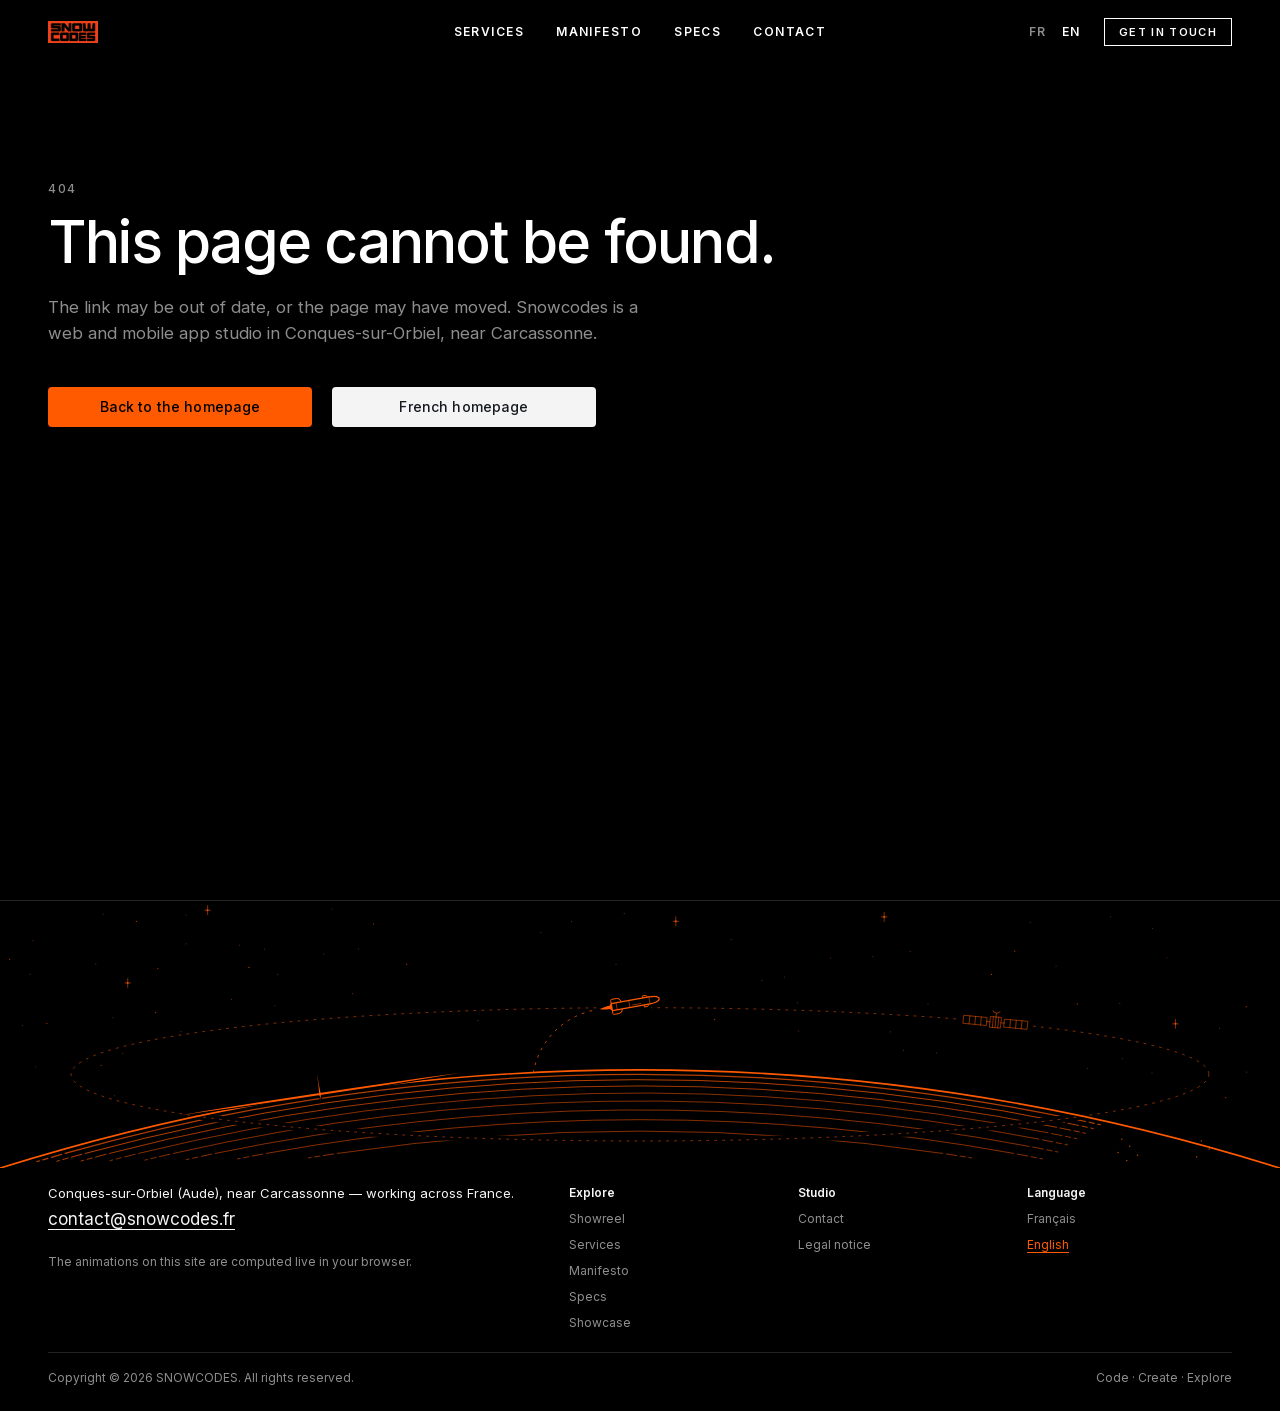
<file: en/404/index.html>
<!DOCTYPE html><html lang="en"><head><meta charset="UTF-8"><meta name="viewport" content="width=device-width, initial-scale=1.0"><title>Page not found | Snowcodes near Carcassonne</title><meta name="description" content="This page does not exist. Snowcodes is a web and mobile app studio in Conques-sur-Orbiel, near Carcassonne (Aude), France."><link rel="canonical" href="https://snowcodes.fr/en/404/"><meta name="robots" content="noindex"><meta name="theme-color" content="#000000"><link rel="alternate" hreflang="fr-FR" href="https://snowcodes.fr/404.html"><link rel="alternate" hreflang="en" href="https://snowcodes.fr/en/404/"><link rel="alternate" hreflang="x-default" href="https://snowcodes.fr/404.html"><meta property="og:type" content="website"><meta property="og:site_name" content="SNOWCODES"><meta property="og:locale" content="en_GB"><meta property="og:locale:alternate" content="fr_FR"><meta property="og:title" content="Page not found | Snowcodes near Carcassonne"><meta property="og:description" content="This page does not exist. Snowcodes is a web and mobile app studio in Conques-sur-Orbiel, near Carcassonne (Aude), France."><meta property="og:url" content="https://snowcodes.fr/en/404/"><meta property="og:image" content="https://snowcodes.fr/assets/web/og.jpg"><meta property="og:image:type" content="image/jpeg"><meta property="og:image:width" content="1200"><meta property="og:image:height" content="630"><meta property="og:image:alt" content="SNOWCODES logo on a black background"><meta name="twitter:card" content="summary_large_image"><meta name="twitter:title" content="Page not found | Snowcodes near Carcassonne"><meta name="twitter:description" content="This page does not exist. Snowcodes is a web and mobile app studio in Conques-sur-Orbiel, near Carcassonne (Aude), France."><meta name="twitter:image" content="https://snowcodes.fr/assets/web/og.jpg"><meta name="twitter:image:alt" content="SNOWCODES logo on a black background"><link rel="icon" href="/favicon.ico" sizes="any"><link rel="icon" type="image/svg+xml" href="data:image/svg+xml,%3Csvg xmlns='http://www.w3.org/2000/svg' viewBox='0 0 100 100'%3E%3Crect width='100' height='100' fill='%23000'/%3E%3Crect x='22' y='22' width='56' height='56' rx='6' fill='%23FF5A00'/%3E%3C/svg%3E"><link rel="apple-touch-icon" href="/apple-touch-icon.png"><link rel="preload" href="/fonts/inter-latin.woff2" as="font" type="font/woff2" crossorigin><script type="application/ld+json">{"@context":"https://schema.org","@graph":[{"@type":["ProfessionalService","Organization"],"@id":"https://snowcodes.fr/#organization","name":"SNOWCODES","url":"https://snowcodes.fr/","logo":{"@type":"ImageObject","url":"https://snowcodes.fr/assets/web/logo.webp","width":1200,"height":530},"image":"https://snowcodes.fr/assets/web/og.jpg","email":"contact@snowcodes.fr","founder":{"@type":"Person","name":"Alexandre Ruiz"},"foundingDate":"2021","address":{"@type":"PostalAddress","streetAddress":"10 rue Gaston Leroux","postalCode":"11600","addressLocality":"Conques-sur-Orbiel","addressRegion":"Occitanie","addressCountry":"FR"},"areaServed":{"@type":"Country","name":"France"},"vatID":"FR21908464076","description":"Studio de développement web et mobile, de motion design et de sites éditables par IA.","knowsAbout":["Développement web","Applications mobiles","Motion design","Sites éditables par IA","Flutter","Angular","React"],"sameAs":["https://www.linkedin.com/company/snowcodes","https://github.com/snowcodes-oss"],"identifier":{"@type":"PropertyValue","propertyID":"SIREN","value":"908464076"}},{"@type":"WebSite","@id":"https://snowcodes.fr/#website","url":"https://snowcodes.fr/","name":"SNOWCODES","inLanguage":["fr-FR","en"],"publisher":{"@id":"https://snowcodes.fr/#organization"}}]}</script><link rel="stylesheet" href="/_astro/Layout.P5oTgOU6.css"></head><body><a class="skip" href="#content">Skip to content</a><!-- Header --><header id="header"><div class="wrap"><a href="/en/" class="logo"><picture><source srcset="/assets/web/logo.webp" type="image/webp"><img src="/assets/web/logo.png" alt="SNOWCODES" width="1200" height="530"></picture></a><ul class="menu"><li><a href="/en/#services">Services</a></li><li><a href="/en/#manifesto">Manifesto</a></li><li><a href="/en/#specs">Specs</a></li><li><a href="/en/#contact">Contact</a></li></ul><div class="menu-right"><nav class="lang" aria-label="Language"><a href="/404.html" hreflang="fr-FR" lang="fr">FR<span class="sr-only">, Français</span></a><a href="/en/404/" hreflang="en" lang="en" aria-current="page">EN<span class="sr-only">, English</span></a></nav><a href="mailto:contact@snowcodes.fr" class="cta">Get in touch</a><button class="menu-btn" type="button" popovertarget="nav-panel">Menu</button></div></div></header><!-- Mobile nav: a native popover (Esc, focus and top layer for free) --><nav id="nav-panel" popover aria-label="Menu"><button class="menu-btn" type="button" popovertarget="nav-panel" popovertargetaction="hide" autofocus>Close</button><ul><li style="--i:0"><a href="/en/#services">Services</a></li><li style="--i:1"><a href="/en/#manifesto">Manifesto</a></li><li style="--i:2"><a href="/en/#specs">Specs</a></li><li style="--i:3"><a href="/en/#contact">Contact</a></li></ul></nav><main id="content"><section class="block not-found"><div class="wrap"><p class="eyebrow">404</p><h1 class="sec-title">This page cannot be found.</h1><p class="sec-lead">The link may be out of date, or the page may have moved. Snowcodes is a web and mobile app studio in Conques-sur-Orbiel, near Carcassonne.</p><div class="btns"><a class="btn btn-primary" href="/en/">Back to the homepage</a><a class="btn btn-light" href="/">French homepage</a></div></div></section></main><footer class="fo fo--rule" data-astro-cid-hzls3opy><svg class="fo-art fo-art--d" focusable="false" xmlns="http://www.w3.org/2000/svg" aria-hidden="true" preserveAspectRatio="xMidYMax slice" viewBox="0 0 1440 300" data-astro-cid-hzls3opy><path d="M312.3 82.6h.1m-3.2 35.4h.1m913.9 70.3zM138 171.5zm399.7-36.8h.1m834.1 8.7zM269.6 49.8zm94.6 10.1zm898.3 117.5zm-654-141.9h.1M857 89.3h.1M107.7 70.9h.1m774.5 14.7h.1m430.3-21.7zM33.5 82.5h.1m609.3-59.3h.1m-382.7 87.5h.1m562.1-67.3h.1m579.7 149.2h.1M209.3 16zM40.2 186.7zm857.1-72.1h.1m146.6 1.7zm9.6 54.7zM129 219.1zM693 71.4h.1m308.5 75.8h.1M373.3 9.2zm-75.7 45zM1296 193.4zm-36.2-78.2zM203.4 147h.1m199.6-93h.1m495.3 92.3h.1M116 14.9zm1133.3 2.9zm-233 150.2h.1M37.1 44.6h.1m1150.9 28.8zM982 62.6h.1M25.3 140.1zM1024 56.9zm-627.5 47.3h.1m900.1-73.4zm37.3 180.4zm-399.5-147h.1m-807.5 67zM702.2 14.1h.1M1159 24.2zm-949.6 24z" class="fo-s fo-f fo-o" data-astro-cid-hzls3opy></path><path d="M280.1 74.7h.1M52.7 137.8zm404.9-66.6zm-37.4-45.3h.1m791.6 89.9zM10.8 65.6zM1402 118.9zM113.7 184.8h.1M1115.5 82.6zM1379 221.3zM177.5 76zm-24.1-53zm988.2 33.5zm-337.7 76.6h.1m-628.9-7.6h.1" class="fo-s fo-d2 fo-o" data-astro-cid-hzls3opy></path><path d="M1322.4 138.2zm-1178.8-46h.1m850.9-74.3h.1m-761.2-7.6h.1m526.6 12.6h.1" class="fo-s fo-d3 fo-o" data-astro-cid-hzls3opy></path><path d="M1322.4 133.2v10m-3-5h6m-1181.7-51v10m-3-5h6m848-79.3v10m-3-5h6M233.6 5.3v10m-3-5h6m523.7 7.6v10m-3-5h6" class="fo-s fo-f fo-o" data-astro-cid-hzls3opy></path><path d="M73.2 284a2395 2395 0 0 1 1132.5-39.2m3.9.8 11.8 2.5m3.9.8 5.8 1.3m3.9.8 3 .7M57.8 288.4l11.5-3.3m-21.1 6.1 5.7-1.7m-12.4 3.6 2.8-.8" class="fo-s fo-w12 fo-o fo-a2" data-astro-cid-hzls3opy></path><path d="M95.8 284a2389 2389 0 0 1 1101.9-34.8m3.9.9 11.8 2.4m3.9.8 5.9 1.3m3.9.8 2.9.7M80.3 288.2l11.6-3.2m-21.2 5.9 5.8-1.6M64 292.8l2.8-.8" class="fo-s fo-o" data-astro-cid-hzls3opy></path><path d="M123.1 284a2382 2382 0 0 1 1065.6-29.4m4 .8 11.7 2.4m3.9.8 5.9 1.2m3.9.9 3 .6M107.6 288.1l11.6-3.1M98 290.7l5.8-1.6m-12.6 3.4 2.9-.8" class="fo-s fo-w09 fo-o fo-a2" data-astro-cid-hzls3opy></path><path d="M155.9 284A2374 2374 0 0 1 1179 260.8m3.9.8 11.8 2.3m3.9.8 5.9 1.3m3.9.8 2.9.6m-1071 20.5L152 285m-21.3 5.3 5.8-1.5m-12.6 3.3 2.9-.8" class="fo-s fo-f fo-o" data-astro-cid-hzls3opy></path><path d="M195 284a2365 2365 0 0 1 973.7-16.1m3.9.8 11.8 2.3m3.9.8 5.9 1.2m3.9.8 2.9.6M179.4 287.6l11.7-2.7m-21.4 5 5.9-1.4m-12.7 3 2.9-.7" class="fo-s fo-f fo-o fo-a2" data-astro-cid-hzls3opy></path><path d="M242.1 284a2355 2355 0 0 1 915.8-7.9m4 .7 11.8 2.3m3.9.8 5.9 1.2m3.9.7 2.9.6m-963.9 4.9 11.8-2.5m-21.5 4.6 5.8-1.3m-12.7 2.8 3-.6" class="fo-s fo-f fo-o" data-astro-cid-hzls3opy></path><path d="M299.6 284a2344 2344 0 0 1 840.8 0m3.9.7 11.8 2.2m3.9.8 5.9 1.1m3.9.8 3 .5m-888.9-3.2 11.8-2.2m-21.6 4.1 5.9-1.1m-12.8 2.4 3-.5" class="fo-s fo-f fo-o fo-a2" data-astro-cid-hzls3opy></path><path d="M379.5 284a2331 2331 0 0 1 681 0m3.9.6 11.9 1.8m4 .6 5.9.9m3.9.7 3 .5m-729.4-2.7 11.9-1.8m-21.8 3.3 5.9-.9m-12.8 2.1 3-.5" class="fo-s fo-f fo-o" data-astro-cid-hzls3opy></path><path d="M1262 268zm8.9 8zm-13.1 7zm21.9 3zm-12.1 6zm83.9-22zm8.9 9zm-14.1 9z" class="fo-s fo-w16 fo-o" data-astro-cid-hzls3opy></path><path d="M1211.8 243a640 75 0 0 1-983.6 0" class="fo-r" data-astro-cid-hzls3opy></path><path d="M-2 301.2a2400 2400 0 0 1 1444 0" class="fo-s fo-w16" data-astro-cid-hzls3opy></path><g class="fo-sun" data-astro-cid-hzls3opy><circle cx="360" cy="217.2" r="4.5" class="fo-k" data-astro-cid-hzls3opy></circle><path d="M359.8 216q36-5.5 72.1-10.7a5346 5346 0 0 1 86.3-12.1l-30.4 5-55.6 9-72 11.1zm.4 2.3q-36 5.5-72.1 10.7-27.9 4.1-55.8 7.9l-30.5 4.3 30.4-5.1 55.6-9 72-11.1zm-1-1a347 347 0 0 0-2.7-23.1l-1.9-12.6 1.9 12.5q1.9 11.5 4.3 22.9zm1.6-.3a46 46 0 0 0 .6 9.1 54 54 0 0 0-2.2-8.8z" class="fo-r fo-r2" data-astro-cid-hzls3opy></path><path d="M359.8 216q36-5.5 72.1-10.7a5346 5346 0 0 1 86.3-12.1l-30.4 5-55.6 9-72 11.1zm.4 2.3q-36 5.5-72.1 10.7-27.9 4.1-55.8 7.9l-30.5 4.3 30.4-5.1 55.6-9 72-11.1zm-1-1a347 347 0 0 0-2.7-23.1l-1.9-12.6 1.9 12.5q1.9 11.5 4.3 22.9zm1.6-.3a46 46 0 0 0 .6 9.1 54 54 0 0 0-2.2-8.8z" class="fo-g" data-astro-cid-hzls3opy></path><circle cx="360" cy="217.2" r="1.5" class="fo-g" data-astro-cid-hzls3opy></circle></g><ellipse cx="720" cy="195" class="fo-s fo-f fo-o fo-t" rx="640" ry="75" data-astro-cid-hzls3opy></ellipse><path d="m1084.2 133.1 71.6 6.8m-34.6-16.3-1.8 18.9" class="fo-r" data-astro-cid-hzls3opy></path><path d="m1114.6 130 12 1-1.2 12-12-1zm-30-1.4 25.9 2.5-.9 9-25.9-2.5zm45.8 4.4 25.9 2.4-.9 9-25.9-2.5z" class="fo-b fo-f fo-o" data-astro-cid-hzls3opy></path><path d="m1110 135.6 4 .3m12 1.2 4 .3m-9.4-6.9.3-4m-3.7-2.8a4 2 5.4 0 0 8 .7m-34.1 4.8-.9 9m7.3-8.3-.8 9m7.3-8.4-.9 9m33.8-6-.9 9m7.3-8.3-.8 9m7.3-8.4-.9 9m-31.3-13.6-1.2 12m4.2-11.7-1.2 12m4.2-11.7-1.2 12" class="fo-s fo-f fo-o" data-astro-cid-hzls3opy></path><path d="M600 193a87 87 0 0 1 70.6-70.6" class="fo-s fo-f fo-t" data-astro-cid-hzls3opy></path><g class="fo-rk" data-astro-cid-hzls3opy><path d="m729.1 109-1.6-2q-.5-.9-1.5-.7l-2.8.5q-1 .1-.4 1l1.4 2.1zm-30 5.4-.6-1.7q-1.3-3.7-5.2-3l-5.3 1q-1.2.1-1 1.3l.8 4.4zm31 .6-.7 2.5q-.2 1-1.2 1.2l-2.8.5q-1 .1-.7-.8l.6-2.6zm-30 5.3v1.7q.1 4-3.8 4.6l-5.3 1q-1.2.2-1.4-1l-.8-4.3zm-12.5-5 42.3-7.4c4.5-.8 11-1 11.6 2s-5.7 5.1-10.2 5.9l-42.3 7.5zm.2 1-1.1.8.8 4.9 1.3.3z" class="fo-r" data-astro-cid-hzls3opy></path><path d="M686.8 117.6c-3.8.4-8.5 2.5-12.3 4.1 4.1.3 9.3.6 13-.2z" class="fo-r fo-r3" data-astro-cid-hzls3opy></path><path d="m729.1 109-1.6-2q-.5-.9-1.5-.7l-2.8.5q-1 .1-.4 1l1.4 2.1zm-30 5.4-.6-1.7q-1.3-3.7-5.2-3l-5.3 1q-1.2.1-1 1.3l.8 4.4zm31 .6-.7 2.5q-.2 1-1.2 1.2l-2.8.5q-1 .1-.7-.8l.6-2.6zm-30 5.3v1.7q.1 4-3.8 4.6l-5.3 1q-1.2.2-1.4-1l-.8-4.3z" class="fo-b" data-astro-cid-hzls3opy></path><path d="m687.6 115.4 42.3-7.5c4.5-.8 11-1 11.6 2s-5.7 5.1-10.2 5.9l-42.3 7.5zm.2 1-1.1.7.8 4.9 1.3.3z" class="fo-b fo-w12" data-astro-cid-hzls3opy></path><path d="m693 114.4 1.4 7.9m12.9-10.4 1.4 7.9m21.2-11.9 1.4 7.9m-19.5 1.2 8.8-1.6" class="fo-s fo-f fo-o" data-astro-cid-hzls3opy></path><path d="M686.8 117.6c-3.8.4-8.5 2.5-12.3 4.1 4.1.3 9.3.6 13-.2z" class="fo-g" data-astro-cid-hzls3opy></path></g></svg><svg class="fo-art fo-art--m" focusable="false" xmlns="http://www.w3.org/2000/svg" aria-hidden="true" preserveAspectRatio="xMidYMax slice" viewBox="0 0 780 520" data-astro-cid-hzls3opy><path d="M-2 462.2a690 690 0 0 1 704.4-47.4m5.4 2.7 10.6 5.6m5.2 2.9 5.3 2.9m5.2 3 2.6 1.5" class="fo-s fo-w12 fo-o" data-astro-cid-hzls3opy></path><path d="M-2 476.8A678 678 0 0 1 690 422m5.4 2.7 10.7 5.5m5.3 2.8 5.2 2.9m5.3 2.9 2.6 1.4" class="fo-s fo-o" data-astro-cid-hzls3opy></path><path d="M-2 494.1a664 664 0 0 1 678.2-63.2m5.4 2.6 10.8 5.3m5.3 2.8 5.3 2.8m5.3 2.9 2.6 1.4" class="fo-s fo-w09 fo-o" data-astro-cid-hzls3opy></path><path d="M22.9 496a648 648 0 0 1 638.5-54.4m5.4 2.5 10.8 5.2m5.4 2.7 5.3 2.8m5.3 2.7 2.7 1.5M8.2 506.4l9.8-7m-19.4 14.2 4.8-3.6" class="fo-s fo-f fo-o" data-astro-cid-hzls3opy></path><path d="M55.7 496a630 630 0 0 1 590.1-41.7m5.5 2.4 10.9 5.1m5.4 2.6 5.3 2.7m5.4 2.7 2.7 1.4M40.6 505.8l10-6.6m-19.9 13.3 4.9-3.4m-12.3 8.6 2.5-1.7" class="fo-s fo-f fo-o" data-astro-cid-hzls3opy></path><path d="M95.1 496A610 610 0 0 1 630 469.2m5.5 2.4 10.9 4.9m5.4 2.6 5.5 2.6m5.3 2.6 2.7 1.4M79.5 504.9l10.4-6m-20.7 12.2 5.2-3.1m-12.8 7.9 2.6-1.6" class="fo-s fo-f fo-o" data-astro-cid-hzls3opy></path><path d="M515.2 343.3a340 95 0 0 1-250.4 0" class="fo-r" data-astro-cid-hzls3opy></path><path d="M-2 450.1a700 700 0 0 1 784 0" class="fo-s fo-w16" data-astro-cid-hzls3opy></path><g class="fo-sun" data-astro-cid-hzls3opy><circle cx="110" cy="388.4" r="9" class="fo-k" data-astro-cid-hzls3opy></circle><path d="M109.1 386.3a3160 3160 0 0 1 89.4-37.4l21.5-8.5a1984 1984 0 0 1-59.2 27.8q-24.8 11.5-49.9 22.3zm1.8 4.2A3165 3165 0 0 1 0 436.4l20.9-9.9a2665 2665 0 0 1 88.2-40.2zm-2.4-1.4a445 445 0 0 0-13-33.8l-7.9-18.2 8 18.1q7.3 16.6 15.9 32.6zm3-1.3a72 72 0 0 0 4.9 15.3 72 72 0 0 0-7.9-14z" class="fo-r fo-r2" data-astro-cid-hzls3opy></path><path d="M109.1 386.3a3160 3160 0 0 1 89.4-37.4l21.5-8.5a1984 1984 0 0 1-59.2 27.8q-24.8 11.5-49.9 22.3zm1.8 4.2A3165 3165 0 0 1 0 436.4l20.9-9.9a2665 2665 0 0 1 88.2-40.2zm-2.4-1.4a445 445 0 0 0-13-33.8l-7.9-18.2 8 18.1q7.3 16.6 15.9 32.6zm3-1.3a72 72 0 0 0 4.9 15.3 72 72 0 0 0-7.9-14z" class="fo-g" data-astro-cid-hzls3opy></path><circle cx="110" cy="388.4" r="3" class="fo-g" data-astro-cid-hzls3opy></circle></g><ellipse cx="390" cy="255" class="fo-s fo-f fo-o fo-t" rx="340" ry="95" data-astro-cid-hzls3opy></ellipse><path d="M300 335.8a110 110 0 0 1 46.5-80.5" class="fo-s fo-f fo-t" data-astro-cid-hzls3opy></path><g class="fo-rk" data-astro-cid-hzls3opy><path d="m425 194.5-3.8-2q-1.3-.9-2.6 0l-3.7 2.6q-1.3 1 0 1.7l3.6 2.3zm-40 28-2-2q-4.3-4.5-9.5-.9l-7.1 5q-1.6 1-.5 2.7l4 5.7zm45.5-20.2.7 4.3q.3 1.5-1 2.5l-3.7 2.5q-1.3 1-1.6-.6l-1-4zm-40 28 1.2 2.5q2.8 5.7-2.4 9.4l-7.1 5q-1.6 1-2.7-.5l-4-5.8zm-21.4 1.4 56.3-39.4c6-4.2 15.3-8.8 18.1-4.9s-4.9 11.2-10.7 15.3l-56.4 39.5zm.9 1.3-1.1 1.8 4.5 6.5 2-.4z" class="fo-r" data-astro-cid-hzls3opy></path><path d="M369.3 235.4a78 78 0 0 0-15 14.4 78 78 0 0 0 18.7-9.1z" class="fo-r fo-r3" data-astro-cid-hzls3opy></path><path d="m425 194.5-3.8-2q-1.3-.9-2.6 0l-3.7 2.6q-1.3 1 0 1.7l3.6 2.3zm-40 28-2-2q-4.3-4.5-9.5-.9l-7.1 5q-1.6 1-.5 2.7l4 5.7zm45.5-20.2.7 4.3q.3 1.5-1 2.5l-3.7 2.5q-1.3 1-1.6-.6l-1-4zm-40 28 1.2 2.5q2.8 5.7-2.4 9.4l-7.1 5q-1.6 1-2.7-.5l-4-5.8z" class="fo-b" data-astro-cid-hzls3opy></path><path d="m369 231.7 56.4-39.4c6-4.2 15.3-8.8 18.1-4.9s-4.9 11.2-10.7 15.3l-56.4 39.5zm1 1.3-1.1 1.8 4.5 6.5 2-.4z" class="fo-b fo-w12" data-astro-cid-hzls3opy></path><path d="m376.3 226.7 7.3 10.5m11.7-23.8 7.3 10.4m22.8-31.5 7.4 10.4m-27.6 15 11.8-8.2" class="fo-s fo-f fo-o" data-astro-cid-hzls3opy></path><path d="M369.3 235.4a78 78 0 0 0-15 14.4 78 78 0 0 0 18.7-9.1z" class="fo-g" data-astro-cid-hzls3opy></path></g></svg><div class="wrap" data-astro-cid-hzls3opy><div class="fo-id" data-astro-cid-hzls3opy><p class="place" data-astro-cid-hzls3opy>Conques-sur-Orbiel (Aude), near Carcassonne — working across France.</p><p class="fo-mail" data-astro-cid-hzls3opy><a href="mailto:contact@snowcodes.fr" data-astro-cid-hzls3opy>contact@snowcodes.fr</a></p><p class="fine" data-astro-cid-hzls3opy>The animations on this site are computed live in your browser.</p></div><nav class="dir" aria-label="Site links" data-astro-cid-hzls3opy><div data-astro-cid-hzls3opy><h2 data-astro-cid-hzls3opy>Explore</h2><a href="/en/#showreel" data-astro-cid-hzls3opy>Showreel</a><a href="/en/#services" data-astro-cid-hzls3opy>Services</a><a href="/en/#manifesto" data-astro-cid-hzls3opy>Manifesto</a><a href="/en/#specs" data-astro-cid-hzls3opy>Specs</a><a href="/en/showcase/" data-astro-cid-hzls3opy>Showcase</a></div><div data-astro-cid-hzls3opy><h2 data-astro-cid-hzls3opy>Studio</h2><a href="/en/#contact" data-astro-cid-hzls3opy>Contact</a><a href="/en/mentions-legales/" data-astro-cid-hzls3opy>Legal notice</a></div><div data-astro-cid-hzls3opy><h2 data-astro-cid-hzls3opy>Language</h2><a href="/404.html" hreflang="fr-FR" lang="fr" data-astro-cid-hzls3opy>Français</a><a href="/en/404/" hreflang="en" lang="en" aria-current="page" data-astro-cid-hzls3opy>English</a></div></nav><div class="bottom" data-astro-cid-hzls3opy><span data-astro-cid-hzls3opy>Copyright &copy; <span id="year" data-astro-cid-hzls3opy>2026</span> SNOWCODES. All rights reserved.</span><span data-astro-cid-hzls3opy>Code · Create · Explore</span></div></div></footer><script type="module" src="/_astro/Layout.astro_astro_type_script_index_0_lang.I574Bdt9.js"></script></body></html>
</file>
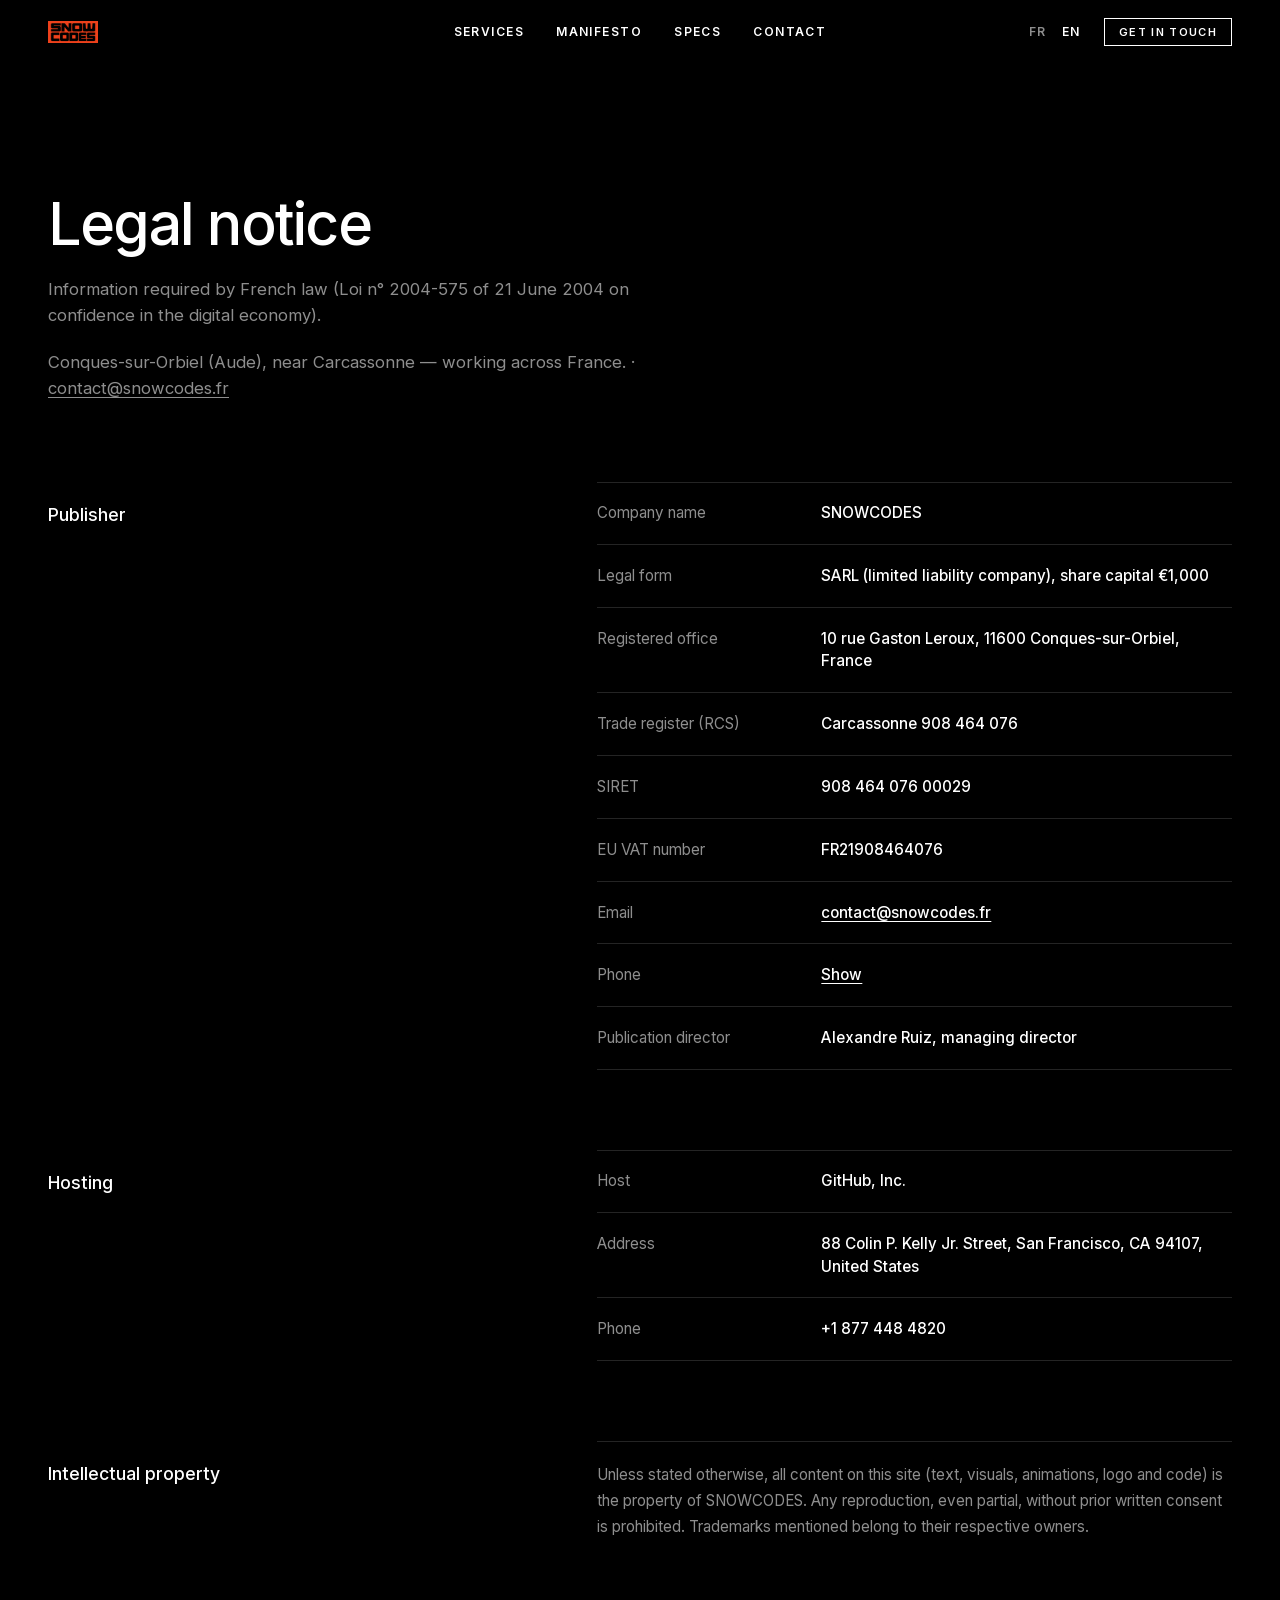
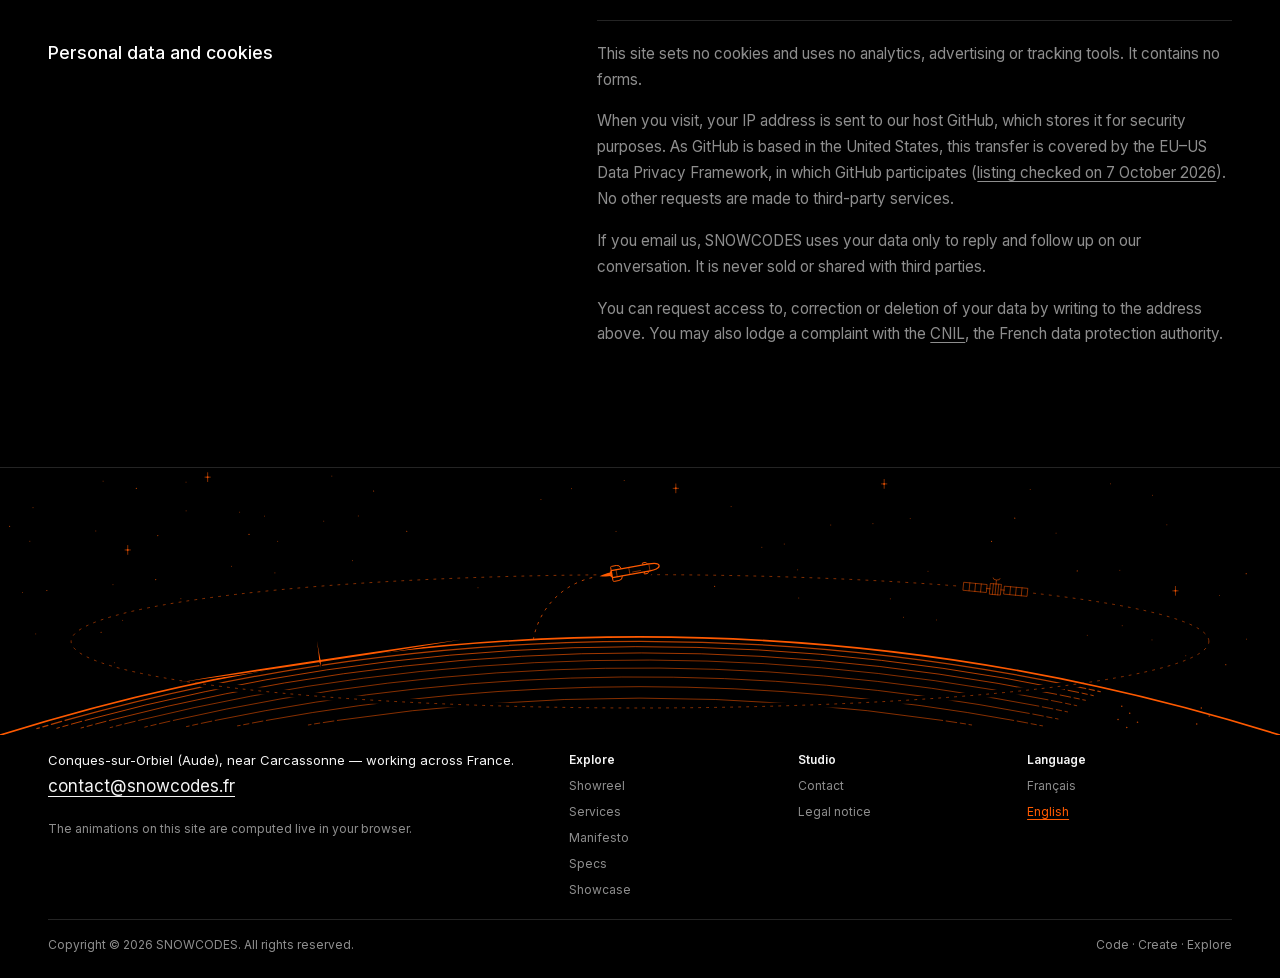
<file: en/mentions-legales/index.html>
<!DOCTYPE html><!-- No .reveal here: legal info must stay readable without JS. --><html lang="en"><head><meta charset="UTF-8"><meta name="viewport" content="width=device-width, initial-scale=1.0"><title>Legal notice | Snowcodes, Conques-sur-Orbiel (Aude)</title><meta name="description" content="Legal notice for Snowcodes, a web and mobile studio in Conques-sur-Orbiel (11600), near Carcassonne, France. Email: contact@snowcodes.fr."><link rel="canonical" href="https://snowcodes.fr/en/mentions-legales/"><meta name="theme-color" content="#000000"><link rel="alternate" hreflang="fr-FR" href="https://snowcodes.fr/mentions-legales/"><link rel="alternate" hreflang="en" href="https://snowcodes.fr/en/mentions-legales/"><link rel="alternate" hreflang="x-default" href="https://snowcodes.fr/mentions-legales/"><meta property="og:type" content="website"><meta property="og:site_name" content="SNOWCODES"><meta property="og:locale" content="en_GB"><meta property="og:locale:alternate" content="fr_FR"><meta property="og:title" content="Legal notice | Snowcodes, Conques-sur-Orbiel (Aude)"><meta property="og:description" content="Legal notice for Snowcodes, a web and mobile studio in Conques-sur-Orbiel (11600), near Carcassonne, France. Email: contact@snowcodes.fr."><meta property="og:url" content="https://snowcodes.fr/en/mentions-legales/"><meta property="og:image" content="https://snowcodes.fr/assets/web/og.jpg"><meta property="og:image:type" content="image/jpeg"><meta property="og:image:width" content="1200"><meta property="og:image:height" content="630"><meta property="og:image:alt" content="SNOWCODES logo on a black background"><meta name="twitter:card" content="summary_large_image"><meta name="twitter:title" content="Legal notice | Snowcodes, Conques-sur-Orbiel (Aude)"><meta name="twitter:description" content="Legal notice for Snowcodes, a web and mobile studio in Conques-sur-Orbiel (11600), near Carcassonne, France. Email: contact@snowcodes.fr."><meta name="twitter:image" content="https://snowcodes.fr/assets/web/og.jpg"><meta name="twitter:image:alt" content="SNOWCODES logo on a black background"><link rel="icon" href="/favicon.ico" sizes="any"><link rel="icon" type="image/svg+xml" href="data:image/svg+xml,%3Csvg xmlns='http://www.w3.org/2000/svg' viewBox='0 0 100 100'%3E%3Crect width='100' height='100' fill='%23000'/%3E%3Crect x='22' y='22' width='56' height='56' rx='6' fill='%23FF5A00'/%3E%3C/svg%3E"><link rel="apple-touch-icon" href="/apple-touch-icon.png"><link rel="preload" href="/fonts/inter-latin.woff2" as="font" type="font/woff2" crossorigin><script type="application/ld+json">{"@context":"https://schema.org","@graph":[{"@type":["ProfessionalService","Organization"],"@id":"https://snowcodes.fr/#organization","name":"SNOWCODES","url":"https://snowcodes.fr/","logo":{"@type":"ImageObject","url":"https://snowcodes.fr/assets/web/logo.webp","width":1200,"height":530},"image":"https://snowcodes.fr/assets/web/og.jpg","email":"contact@snowcodes.fr","founder":{"@type":"Person","name":"Alexandre Ruiz"},"foundingDate":"2021","address":{"@type":"PostalAddress","streetAddress":"10 rue Gaston Leroux","postalCode":"11600","addressLocality":"Conques-sur-Orbiel","addressRegion":"Occitanie","addressCountry":"FR"},"areaServed":{"@type":"Country","name":"France"},"vatID":"FR21908464076","description":"Studio de développement web et mobile, de motion design et de sites éditables par IA.","knowsAbout":["Développement web","Applications mobiles","Motion design","Sites éditables par IA","Flutter","Angular","React"],"sameAs":["https://www.linkedin.com/company/snowcodes","https://github.com/snowcodes-oss"],"identifier":{"@type":"PropertyValue","propertyID":"SIREN","value":"908464076"}},{"@type":"WebSite","@id":"https://snowcodes.fr/#website","url":"https://snowcodes.fr/","name":"SNOWCODES","inLanguage":["fr-FR","en"],"publisher":{"@id":"https://snowcodes.fr/#organization"}}]}</script><link rel="stylesheet" href="/_astro/Layout.P5oTgOU6.css"></head><body><a class="skip" href="#content">Skip to content</a><!-- Header --><header id="header"><div class="wrap"><a href="/en/" class="logo"><picture><source srcset="/assets/web/logo.webp" type="image/webp"><img src="/assets/web/logo.png" alt="SNOWCODES" width="1200" height="530"></picture></a><ul class="menu"><li><a href="/en/#services">Services</a></li><li><a href="/en/#manifesto">Manifesto</a></li><li><a href="/en/#specs">Specs</a></li><li><a href="/en/#contact">Contact</a></li></ul><div class="menu-right"><nav class="lang" aria-label="Language"><a href="/mentions-legales/" hreflang="fr-FR" lang="fr">FR<span class="sr-only">, Français</span></a><a href="/en/mentions-legales/" hreflang="en" lang="en" aria-current="page">EN<span class="sr-only">, English</span></a></nav><a href="mailto:contact@snowcodes.fr" class="cta">Get in touch</a><button class="menu-btn" type="button" popovertarget="nav-panel">Menu</button></div></div></header><!-- Mobile nav: a native popover (Esc, focus and top layer for free) --><nav id="nav-panel" popover aria-label="Menu"><button class="menu-btn" type="button" popovertarget="nav-panel" popovertargetaction="hide" autofocus>Close</button><ul><li style="--i:0"><a href="/en/#services">Services</a></li><li style="--i:1"><a href="/en/#manifesto">Manifesto</a></li><li style="--i:2"><a href="/en/#specs">Specs</a></li><li style="--i:3"><a href="/en/#contact">Contact</a></li></ul></nav><main id="content"><section class="block legal"><div class="wrap"><h1 class="sec-title">Legal notice</h1><p class="sec-lead">Information required by French law (Loi n° 2004-575 of 21 June 2004 on confidence in the digital economy).</p><p class="sec-lead">Conques-sur-Orbiel (Aude), near Carcassonne — working across France. · <a href="mailto:contact@snowcodes.fr">contact@snowcodes.fr</a></p><div class="legal-sec"><h2>Publisher</h2><ul class="spec-table"><li><span>Company name</span><span>SNOWCODES</span></li><li><span>Legal form</span><span>SARL (limited liability company), share capital €1,000</span></li><li><span>Registered office</span><span>10 rue Gaston Leroux, 11600 Conques-sur-Orbiel, France</span></li><li><span>Trade register (RCS)</span><span>Carcassonne 908 464 076</span></li><li><span>SIRET</span><span>908 464 076 00029</span></li><li><span>EU VAT number</span><span>FR21908464076</span></li><li><span>Email</span><span><a href="mailto:contact@snowcodes.fr">contact@snowcodes.fr</a></span></li><li><span>Phone</span><span><button type="button" data-reveal="tel">Show</button></span></li><li><span>Publication director</span><span>Alexandre Ruiz, managing director</span></li></ul></div><div class="legal-sec"><h2>Hosting</h2><ul class="spec-table"><li><span>Host</span><span>GitHub, Inc.</span></li><li><span>Address</span><span>88 Colin P. Kelly Jr. Street, San Francisco, CA 94107, United States</span></li><li><span>Phone</span><span>+1 877 448 4820</span></li></ul></div><div class="legal-sec"><h2>Intellectual property</h2><div class="legal-text"><p>Unless stated otherwise, all content on this site (text, visuals, animations, logo and code) is the property of SNOWCODES. Any reproduction, even partial, without prior written consent is prohibited. Trademarks mentioned belong to their respective owners.</p></div></div><div class="legal-sec"><h2>Personal data and cookies</h2><div class="legal-text"><p>This site sets no cookies and uses no analytics, advertising or tracking tools. It contains no forms.</p><p>When you visit, your IP address is sent to our host GitHub, which stores it for security purposes. As GitHub is based in the United States, this transfer is covered by the EU–US Data Privacy Framework, in which GitHub participates (<a href="https://www.dataprivacyframework.gov/participant/6174">listing checked on 7 October 2026</a>). No other requests are made to third-party services.</p><p>If you email us, SNOWCODES uses your data only to reply and follow up on our conversation. It is never sold or shared with third parties.</p><p>You can request access to, correction or deletion of your data by writing to the address above. You may also lodge a complaint with the <a href="https://www.cnil.fr/en">CNIL</a>, the French data protection authority.</p></div></div></div></section></main><footer class="fo fo--rule" data-astro-cid-hzls3opy><svg class="fo-art fo-art--d" focusable="false" xmlns="http://www.w3.org/2000/svg" aria-hidden="true" preserveAspectRatio="xMidYMax slice" viewBox="0 0 1440 300" data-astro-cid-hzls3opy><path d="M312.3 82.6h.1m-3.2 35.4h.1m913.9 70.3zM138 171.5zm399.7-36.8h.1m834.1 8.7zM269.6 49.8zm94.6 10.1zm898.3 117.5zm-654-141.9h.1M857 89.3h.1M107.7 70.9h.1m774.5 14.7h.1m430.3-21.7zM33.5 82.5h.1m609.3-59.3h.1m-382.7 87.5h.1m562.1-67.3h.1m579.7 149.2h.1M209.3 16zM40.2 186.7zm857.1-72.1h.1m146.6 1.7zm9.6 54.7zM129 219.1zM693 71.4h.1m308.5 75.8h.1M373.3 9.2zm-75.7 45zM1296 193.4zm-36.2-78.2zM203.4 147h.1m199.6-93h.1m495.3 92.3h.1M116 14.9zm1133.3 2.9zm-233 150.2h.1M37.1 44.6h.1m1150.9 28.8zM982 62.6h.1M25.3 140.1zM1024 56.9zm-627.5 47.3h.1m900.1-73.4zm37.3 180.4zm-399.5-147h.1m-807.5 67zM702.2 14.1h.1M1159 24.2zm-949.6 24z" class="fo-s fo-f fo-o" data-astro-cid-hzls3opy></path><path d="M280.1 74.7h.1M52.7 137.8zm404.9-66.6zm-37.4-45.3h.1m791.6 89.9zM10.8 65.6zM1402 118.9zM113.7 184.8h.1M1115.5 82.6zM1379 221.3zM177.5 76zm-24.1-53zm988.2 33.5zm-337.7 76.6h.1m-628.9-7.6h.1" class="fo-s fo-d2 fo-o" data-astro-cid-hzls3opy></path><path d="M1322.4 138.2zm-1178.8-46h.1m850.9-74.3h.1m-761.2-7.6h.1m526.6 12.6h.1" class="fo-s fo-d3 fo-o" data-astro-cid-hzls3opy></path><path d="M1322.4 133.2v10m-3-5h6m-1181.7-51v10m-3-5h6m848-79.3v10m-3-5h6M233.6 5.3v10m-3-5h6m523.7 7.6v10m-3-5h6" class="fo-s fo-f fo-o" data-astro-cid-hzls3opy></path><path d="M73.2 284a2395 2395 0 0 1 1132.5-39.2m3.9.8 11.8 2.5m3.9.8 5.8 1.3m3.9.8 3 .7M57.8 288.4l11.5-3.3m-21.1 6.1 5.7-1.7m-12.4 3.6 2.8-.8" class="fo-s fo-w12 fo-o fo-a2" data-astro-cid-hzls3opy></path><path d="M95.8 284a2389 2389 0 0 1 1101.9-34.8m3.9.9 11.8 2.4m3.9.8 5.9 1.3m3.9.8 2.9.7M80.3 288.2l11.6-3.2m-21.2 5.9 5.8-1.6M64 292.8l2.8-.8" class="fo-s fo-o" data-astro-cid-hzls3opy></path><path d="M123.1 284a2382 2382 0 0 1 1065.6-29.4m4 .8 11.7 2.4m3.9.8 5.9 1.2m3.9.9 3 .6M107.6 288.1l11.6-3.1M98 290.7l5.8-1.6m-12.6 3.4 2.9-.8" class="fo-s fo-w09 fo-o fo-a2" data-astro-cid-hzls3opy></path><path d="M155.9 284A2374 2374 0 0 1 1179 260.8m3.9.8 11.8 2.3m3.9.8 5.9 1.3m3.9.8 2.9.6m-1071 20.5L152 285m-21.3 5.3 5.8-1.5m-12.6 3.3 2.9-.8" class="fo-s fo-f fo-o" data-astro-cid-hzls3opy></path><path d="M195 284a2365 2365 0 0 1 973.7-16.1m3.9.8 11.8 2.3m3.9.8 5.9 1.2m3.9.8 2.9.6M179.4 287.6l11.7-2.7m-21.4 5 5.9-1.4m-12.7 3 2.9-.7" class="fo-s fo-f fo-o fo-a2" data-astro-cid-hzls3opy></path><path d="M242.1 284a2355 2355 0 0 1 915.8-7.9m4 .7 11.8 2.3m3.9.8 5.9 1.2m3.9.7 2.9.6m-963.9 4.9 11.8-2.5m-21.5 4.6 5.8-1.3m-12.7 2.8 3-.6" class="fo-s fo-f fo-o" data-astro-cid-hzls3opy></path><path d="M299.6 284a2344 2344 0 0 1 840.8 0m3.9.7 11.8 2.2m3.9.8 5.9 1.1m3.9.8 3 .5m-888.9-3.2 11.8-2.2m-21.6 4.1 5.9-1.1m-12.8 2.4 3-.5" class="fo-s fo-f fo-o fo-a2" data-astro-cid-hzls3opy></path><path d="M379.5 284a2331 2331 0 0 1 681 0m3.9.6 11.9 1.8m4 .6 5.9.9m3.9.7 3 .5m-729.4-2.7 11.9-1.8m-21.8 3.3 5.9-.9m-12.8 2.1 3-.5" class="fo-s fo-f fo-o" data-astro-cid-hzls3opy></path><path d="M1262 268zm8.9 8zm-13.1 7zm21.9 3zm-12.1 6zm83.9-22zm8.9 9zm-14.1 9z" class="fo-s fo-w16 fo-o" data-astro-cid-hzls3opy></path><path d="M1211.8 243a640 75 0 0 1-983.6 0" class="fo-r" data-astro-cid-hzls3opy></path><path d="M-2 301.2a2400 2400 0 0 1 1444 0" class="fo-s fo-w16" data-astro-cid-hzls3opy></path><g class="fo-sun" data-astro-cid-hzls3opy><circle cx="360" cy="217.2" r="4.5" class="fo-k" data-astro-cid-hzls3opy></circle><path d="M359.8 216q36-5.5 72.1-10.7a5346 5346 0 0 1 86.3-12.1l-30.4 5-55.6 9-72 11.1zm.4 2.3q-36 5.5-72.1 10.7-27.9 4.1-55.8 7.9l-30.5 4.3 30.4-5.1 55.6-9 72-11.1zm-1-1a347 347 0 0 0-2.7-23.1l-1.9-12.6 1.9 12.5q1.9 11.5 4.3 22.9zm1.6-.3a46 46 0 0 0 .6 9.1 54 54 0 0 0-2.2-8.8z" class="fo-r fo-r2" data-astro-cid-hzls3opy></path><path d="M359.8 216q36-5.5 72.1-10.7a5346 5346 0 0 1 86.3-12.1l-30.4 5-55.6 9-72 11.1zm.4 2.3q-36 5.5-72.1 10.7-27.9 4.1-55.8 7.9l-30.5 4.3 30.4-5.1 55.6-9 72-11.1zm-1-1a347 347 0 0 0-2.7-23.1l-1.9-12.6 1.9 12.5q1.9 11.5 4.3 22.9zm1.6-.3a46 46 0 0 0 .6 9.1 54 54 0 0 0-2.2-8.8z" class="fo-g" data-astro-cid-hzls3opy></path><circle cx="360" cy="217.2" r="1.5" class="fo-g" data-astro-cid-hzls3opy></circle></g><ellipse cx="720" cy="195" class="fo-s fo-f fo-o fo-t" rx="640" ry="75" data-astro-cid-hzls3opy></ellipse><path d="m1084.2 133.1 71.6 6.8m-34.6-16.3-1.8 18.9" class="fo-r" data-astro-cid-hzls3opy></path><path d="m1114.6 130 12 1-1.2 12-12-1zm-30-1.4 25.9 2.5-.9 9-25.9-2.5zm45.8 4.4 25.9 2.4-.9 9-25.9-2.5z" class="fo-b fo-f fo-o" data-astro-cid-hzls3opy></path><path d="m1110 135.6 4 .3m12 1.2 4 .3m-9.4-6.9.3-4m-3.7-2.8a4 2 5.4 0 0 8 .7m-34.1 4.8-.9 9m7.3-8.3-.8 9m7.3-8.4-.9 9m33.8-6-.9 9m7.3-8.3-.8 9m7.3-8.4-.9 9m-31.3-13.6-1.2 12m4.2-11.7-1.2 12m4.2-11.7-1.2 12" class="fo-s fo-f fo-o" data-astro-cid-hzls3opy></path><path d="M600 193a87 87 0 0 1 70.6-70.6" class="fo-s fo-f fo-t" data-astro-cid-hzls3opy></path><g class="fo-rk" data-astro-cid-hzls3opy><path d="m729.1 109-1.6-2q-.5-.9-1.5-.7l-2.8.5q-1 .1-.4 1l1.4 2.1zm-30 5.4-.6-1.7q-1.3-3.7-5.2-3l-5.3 1q-1.2.1-1 1.3l.8 4.4zm31 .6-.7 2.5q-.2 1-1.2 1.2l-2.8.5q-1 .1-.7-.8l.6-2.6zm-30 5.3v1.7q.1 4-3.8 4.6l-5.3 1q-1.2.2-1.4-1l-.8-4.3zm-12.5-5 42.3-7.4c4.5-.8 11-1 11.6 2s-5.7 5.1-10.2 5.9l-42.3 7.5zm.2 1-1.1.8.8 4.9 1.3.3z" class="fo-r" data-astro-cid-hzls3opy></path><path d="M686.8 117.6c-3.8.4-8.5 2.5-12.3 4.1 4.1.3 9.3.6 13-.2z" class="fo-r fo-r3" data-astro-cid-hzls3opy></path><path d="m729.1 109-1.6-2q-.5-.9-1.5-.7l-2.8.5q-1 .1-.4 1l1.4 2.1zm-30 5.4-.6-1.7q-1.3-3.7-5.2-3l-5.3 1q-1.2.1-1 1.3l.8 4.4zm31 .6-.7 2.5q-.2 1-1.2 1.2l-2.8.5q-1 .1-.7-.8l.6-2.6zm-30 5.3v1.7q.1 4-3.8 4.6l-5.3 1q-1.2.2-1.4-1l-.8-4.3z" class="fo-b" data-astro-cid-hzls3opy></path><path d="m687.6 115.4 42.3-7.5c4.5-.8 11-1 11.6 2s-5.7 5.1-10.2 5.9l-42.3 7.5zm.2 1-1.1.7.8 4.9 1.3.3z" class="fo-b fo-w12" data-astro-cid-hzls3opy></path><path d="m693 114.4 1.4 7.9m12.9-10.4 1.4 7.9m21.2-11.9 1.4 7.9m-19.5 1.2 8.8-1.6" class="fo-s fo-f fo-o" data-astro-cid-hzls3opy></path><path d="M686.8 117.6c-3.8.4-8.5 2.5-12.3 4.1 4.1.3 9.3.6 13-.2z" class="fo-g" data-astro-cid-hzls3opy></path></g></svg><svg class="fo-art fo-art--m" focusable="false" xmlns="http://www.w3.org/2000/svg" aria-hidden="true" preserveAspectRatio="xMidYMax slice" viewBox="0 0 780 520" data-astro-cid-hzls3opy><path d="M-2 462.2a690 690 0 0 1 704.4-47.4m5.4 2.7 10.6 5.6m5.2 2.9 5.3 2.9m5.2 3 2.6 1.5" class="fo-s fo-w12 fo-o" data-astro-cid-hzls3opy></path><path d="M-2 476.8A678 678 0 0 1 690 422m5.4 2.7 10.7 5.5m5.3 2.8 5.2 2.9m5.3 2.9 2.6 1.4" class="fo-s fo-o" data-astro-cid-hzls3opy></path><path d="M-2 494.1a664 664 0 0 1 678.2-63.2m5.4 2.6 10.8 5.3m5.3 2.8 5.3 2.8m5.3 2.9 2.6 1.4" class="fo-s fo-w09 fo-o" data-astro-cid-hzls3opy></path><path d="M22.9 496a648 648 0 0 1 638.5-54.4m5.4 2.5 10.8 5.2m5.4 2.7 5.3 2.8m5.3 2.7 2.7 1.5M8.2 506.4l9.8-7m-19.4 14.2 4.8-3.6" class="fo-s fo-f fo-o" data-astro-cid-hzls3opy></path><path d="M55.7 496a630 630 0 0 1 590.1-41.7m5.5 2.4 10.9 5.1m5.4 2.6 5.3 2.7m5.4 2.7 2.7 1.4M40.6 505.8l10-6.6m-19.9 13.3 4.9-3.4m-12.3 8.6 2.5-1.7" class="fo-s fo-f fo-o" data-astro-cid-hzls3opy></path><path d="M95.1 496A610 610 0 0 1 630 469.2m5.5 2.4 10.9 4.9m5.4 2.6 5.5 2.6m5.3 2.6 2.7 1.4M79.5 504.9l10.4-6m-20.7 12.2 5.2-3.1m-12.8 7.9 2.6-1.6" class="fo-s fo-f fo-o" data-astro-cid-hzls3opy></path><path d="M515.2 343.3a340 95 0 0 1-250.4 0" class="fo-r" data-astro-cid-hzls3opy></path><path d="M-2 450.1a700 700 0 0 1 784 0" class="fo-s fo-w16" data-astro-cid-hzls3opy></path><g class="fo-sun" data-astro-cid-hzls3opy><circle cx="110" cy="388.4" r="9" class="fo-k" data-astro-cid-hzls3opy></circle><path d="M109.1 386.3a3160 3160 0 0 1 89.4-37.4l21.5-8.5a1984 1984 0 0 1-59.2 27.8q-24.8 11.5-49.9 22.3zm1.8 4.2A3165 3165 0 0 1 0 436.4l20.9-9.9a2665 2665 0 0 1 88.2-40.2zm-2.4-1.4a445 445 0 0 0-13-33.8l-7.9-18.2 8 18.1q7.3 16.6 15.9 32.6zm3-1.3a72 72 0 0 0 4.9 15.3 72 72 0 0 0-7.9-14z" class="fo-r fo-r2" data-astro-cid-hzls3opy></path><path d="M109.1 386.3a3160 3160 0 0 1 89.4-37.4l21.5-8.5a1984 1984 0 0 1-59.2 27.8q-24.8 11.5-49.9 22.3zm1.8 4.2A3165 3165 0 0 1 0 436.4l20.9-9.9a2665 2665 0 0 1 88.2-40.2zm-2.4-1.4a445 445 0 0 0-13-33.8l-7.9-18.2 8 18.1q7.3 16.6 15.9 32.6zm3-1.3a72 72 0 0 0 4.9 15.3 72 72 0 0 0-7.9-14z" class="fo-g" data-astro-cid-hzls3opy></path><circle cx="110" cy="388.4" r="3" class="fo-g" data-astro-cid-hzls3opy></circle></g><ellipse cx="390" cy="255" class="fo-s fo-f fo-o fo-t" rx="340" ry="95" data-astro-cid-hzls3opy></ellipse><path d="M300 335.8a110 110 0 0 1 46.5-80.5" class="fo-s fo-f fo-t" data-astro-cid-hzls3opy></path><g class="fo-rk" data-astro-cid-hzls3opy><path d="m425 194.5-3.8-2q-1.3-.9-2.6 0l-3.7 2.6q-1.3 1 0 1.7l3.6 2.3zm-40 28-2-2q-4.3-4.5-9.5-.9l-7.1 5q-1.6 1-.5 2.7l4 5.7zm45.5-20.2.7 4.3q.3 1.5-1 2.5l-3.7 2.5q-1.3 1-1.6-.6l-1-4zm-40 28 1.2 2.5q2.8 5.7-2.4 9.4l-7.1 5q-1.6 1-2.7-.5l-4-5.8zm-21.4 1.4 56.3-39.4c6-4.2 15.3-8.8 18.1-4.9s-4.9 11.2-10.7 15.3l-56.4 39.5zm.9 1.3-1.1 1.8 4.5 6.5 2-.4z" class="fo-r" data-astro-cid-hzls3opy></path><path d="M369.3 235.4a78 78 0 0 0-15 14.4 78 78 0 0 0 18.7-9.1z" class="fo-r fo-r3" data-astro-cid-hzls3opy></path><path d="m425 194.5-3.8-2q-1.3-.9-2.6 0l-3.7 2.6q-1.3 1 0 1.7l3.6 2.3zm-40 28-2-2q-4.3-4.5-9.5-.9l-7.1 5q-1.6 1-.5 2.7l4 5.7zm45.5-20.2.7 4.3q.3 1.5-1 2.5l-3.7 2.5q-1.3 1-1.6-.6l-1-4zm-40 28 1.2 2.5q2.8 5.7-2.4 9.4l-7.1 5q-1.6 1-2.7-.5l-4-5.8z" class="fo-b" data-astro-cid-hzls3opy></path><path d="m369 231.7 56.4-39.4c6-4.2 15.3-8.8 18.1-4.9s-4.9 11.2-10.7 15.3l-56.4 39.5zm1 1.3-1.1 1.8 4.5 6.5 2-.4z" class="fo-b fo-w12" data-astro-cid-hzls3opy></path><path d="m376.3 226.7 7.3 10.5m11.7-23.8 7.3 10.4m22.8-31.5 7.4 10.4m-27.6 15 11.8-8.2" class="fo-s fo-f fo-o" data-astro-cid-hzls3opy></path><path d="M369.3 235.4a78 78 0 0 0-15 14.4 78 78 0 0 0 18.7-9.1z" class="fo-g" data-astro-cid-hzls3opy></path></g></svg><div class="wrap" data-astro-cid-hzls3opy><div class="fo-id" data-astro-cid-hzls3opy><p class="place" data-astro-cid-hzls3opy>Conques-sur-Orbiel (Aude), near Carcassonne — working across France.</p><p class="fo-mail" data-astro-cid-hzls3opy><a href="mailto:contact@snowcodes.fr" data-astro-cid-hzls3opy>contact@snowcodes.fr</a></p><p class="fine" data-astro-cid-hzls3opy>The animations on this site are computed live in your browser.</p></div><nav class="dir" aria-label="Site links" data-astro-cid-hzls3opy><div data-astro-cid-hzls3opy><h2 data-astro-cid-hzls3opy>Explore</h2><a href="/en/#showreel" data-astro-cid-hzls3opy>Showreel</a><a href="/en/#services" data-astro-cid-hzls3opy>Services</a><a href="/en/#manifesto" data-astro-cid-hzls3opy>Manifesto</a><a href="/en/#specs" data-astro-cid-hzls3opy>Specs</a><a href="/en/showcase/" data-astro-cid-hzls3opy>Showcase</a></div><div data-astro-cid-hzls3opy><h2 data-astro-cid-hzls3opy>Studio</h2><a href="/en/#contact" data-astro-cid-hzls3opy>Contact</a><a href="/en/mentions-legales/" data-astro-cid-hzls3opy>Legal notice</a></div><div data-astro-cid-hzls3opy><h2 data-astro-cid-hzls3opy>Language</h2><a href="/mentions-legales/" hreflang="fr-FR" lang="fr" data-astro-cid-hzls3opy>Français</a><a href="/en/mentions-legales/" hreflang="en" lang="en" aria-current="page" data-astro-cid-hzls3opy>English</a></div></nav><div class="bottom" data-astro-cid-hzls3opy><span data-astro-cid-hzls3opy>Copyright &copy; <span id="year" data-astro-cid-hzls3opy>2026</span> SNOWCODES. All rights reserved.</span><span data-astro-cid-hzls3opy>Code · Create · Explore</span></div></div></footer><script type="module" src="/_astro/Layout.astro_astro_type_script_index_0_lang.I574Bdt9.js"></script></body></html>
</file>
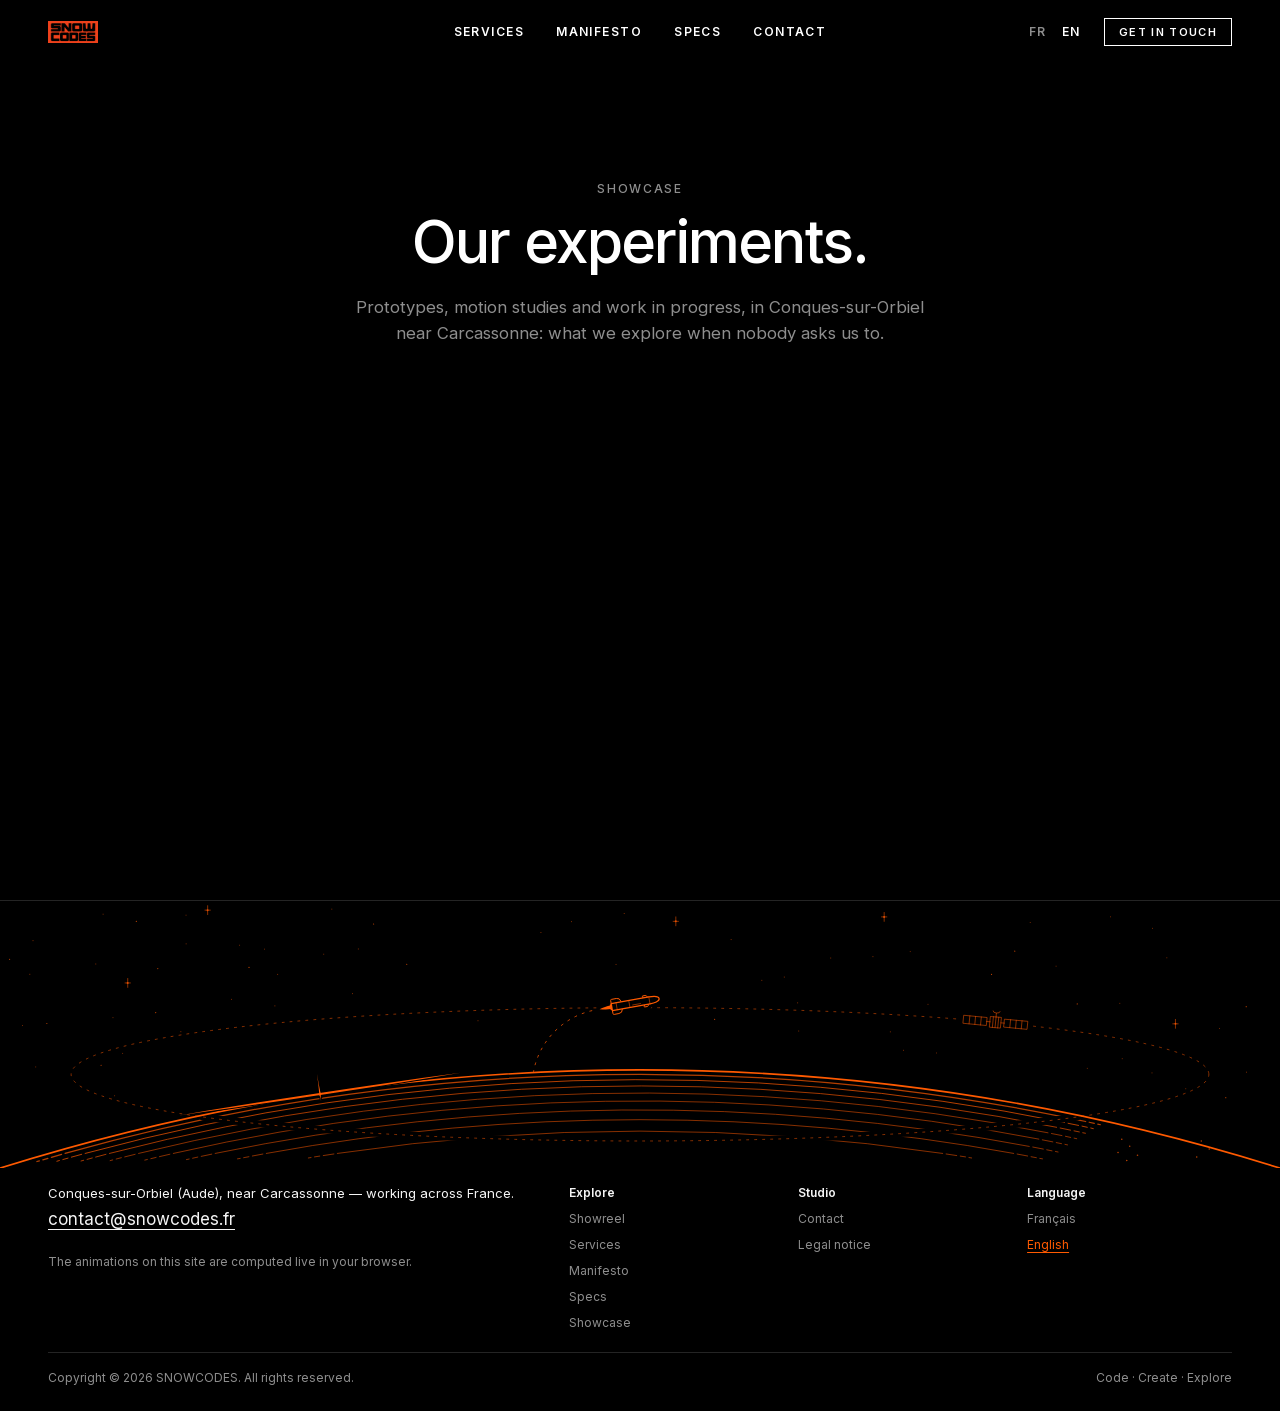
<file: en/showcase/index.html>
<!DOCTYPE html><html lang="en"><head><meta charset="UTF-8"><meta name="viewport" content="width=device-width, initial-scale=1.0"><title>Showcase | Motion experiments near Carcassonne — Snowcodes</title><meta name="description" content="Experiments by Snowcodes in Conques-sur-Orbiel: oscilloscope, risograph and a matrix of light. Motion design near Carcassonne (Aude)."><link rel="canonical" href="https://snowcodes.fr/en/showcase/"><meta name="theme-color" content="#000000"><link rel="alternate" hreflang="fr-FR" href="https://snowcodes.fr/showcase/"><link rel="alternate" hreflang="en" href="https://snowcodes.fr/en/showcase/"><link rel="alternate" hreflang="x-default" href="https://snowcodes.fr/showcase/"><meta property="og:type" content="website"><meta property="og:site_name" content="SNOWCODES"><meta property="og:locale" content="en_GB"><meta property="og:locale:alternate" content="fr_FR"><meta property="og:title" content="Showcase | Motion experiments near Carcassonne — Snowcodes"><meta property="og:description" content="Experiments by Snowcodes in Conques-sur-Orbiel: oscilloscope, risograph and a matrix of light. Motion design near Carcassonne (Aude)."><meta property="og:url" content="https://snowcodes.fr/en/showcase/"><meta property="og:image" content="https://snowcodes.fr/assets/web/og.jpg"><meta property="og:image:type" content="image/jpeg"><meta property="og:image:width" content="1200"><meta property="og:image:height" content="630"><meta property="og:image:alt" content="SNOWCODES logo on a black background"><meta name="twitter:card" content="summary_large_image"><meta name="twitter:title" content="Showcase | Motion experiments near Carcassonne — Snowcodes"><meta name="twitter:description" content="Experiments by Snowcodes in Conques-sur-Orbiel: oscilloscope, risograph and a matrix of light. Motion design near Carcassonne (Aude)."><meta name="twitter:image" content="https://snowcodes.fr/assets/web/og.jpg"><meta name="twitter:image:alt" content="SNOWCODES logo on a black background"><link rel="icon" href="/favicon.ico" sizes="any"><link rel="icon" type="image/svg+xml" href="data:image/svg+xml,%3Csvg xmlns='http://www.w3.org/2000/svg' viewBox='0 0 100 100'%3E%3Crect width='100' height='100' fill='%23000'/%3E%3Crect x='22' y='22' width='56' height='56' rx='6' fill='%23FF5A00'/%3E%3C/svg%3E"><link rel="apple-touch-icon" href="/apple-touch-icon.png"><link rel="preload" href="/fonts/inter-latin.woff2" as="font" type="font/woff2" crossorigin><script type="application/ld+json">{"@context":"https://schema.org","@graph":[{"@type":["ProfessionalService","Organization"],"@id":"https://snowcodes.fr/#organization","name":"SNOWCODES","url":"https://snowcodes.fr/","logo":{"@type":"ImageObject","url":"https://snowcodes.fr/assets/web/logo.webp","width":1200,"height":530},"image":"https://snowcodes.fr/assets/web/og.jpg","email":"contact@snowcodes.fr","founder":{"@type":"Person","name":"Alexandre Ruiz"},"foundingDate":"2021","address":{"@type":"PostalAddress","streetAddress":"10 rue Gaston Leroux","postalCode":"11600","addressLocality":"Conques-sur-Orbiel","addressRegion":"Occitanie","addressCountry":"FR"},"areaServed":{"@type":"Country","name":"France"},"vatID":"FR21908464076","description":"Studio de développement web et mobile, de motion design et de sites éditables par IA.","knowsAbout":["Développement web","Applications mobiles","Motion design","Sites éditables par IA","Flutter","Angular","React"],"sameAs":["https://www.linkedin.com/company/snowcodes","https://github.com/snowcodes-oss"],"identifier":{"@type":"PropertyValue","propertyID":"SIREN","value":"908464076"}},{"@type":"WebSite","@id":"https://snowcodes.fr/#website","url":"https://snowcodes.fr/","name":"SNOWCODES","inLanguage":["fr-FR","en"],"publisher":{"@id":"https://snowcodes.fr/#organization"}}]}</script><link rel="stylesheet" href="/_astro/Layout.P5oTgOU6.css"></head><body><a class="skip" href="#content">Skip to content</a><!-- Header --><header id="header"><div class="wrap"><a href="/en/" class="logo"><picture><source srcset="/assets/web/logo.webp" type="image/webp"><img src="/assets/web/logo.png" alt="SNOWCODES" width="1200" height="530"></picture></a><ul class="menu"><li><a href="/en/#services">Services</a></li><li><a href="/en/#manifesto">Manifesto</a></li><li><a href="/en/#specs">Specs</a></li><li><a href="/en/#contact">Contact</a></li></ul><div class="menu-right"><nav class="lang" aria-label="Language"><a href="/showcase/" hreflang="fr-FR" lang="fr">FR<span class="sr-only">, Français</span></a><a href="/en/showcase/" hreflang="en" lang="en" aria-current="page">EN<span class="sr-only">, English</span></a></nav><a href="mailto:contact@snowcodes.fr" class="cta">Get in touch</a><button class="menu-btn" type="button" popovertarget="nav-panel">Menu</button></div></div></header><!-- Mobile nav: a native popover (Esc, focus and top layer for free) --><nav id="nav-panel" popover aria-label="Menu"><button class="menu-btn" type="button" popovertarget="nav-panel" popovertargetaction="hide" autofocus>Close</button><ul><li style="--i:0"><a href="/en/#services">Services</a></li><li style="--i:1"><a href="/en/#manifesto">Manifesto</a></li><li style="--i:2"><a href="/en/#specs">Specs</a></li><li style="--i:3"><a href="/en/#contact">Contact</a></li></ul></nav><main id="content"><section class="block showcase"><div class="wrap"><div class="sec-head-center reveal"><p class="eyebrow">Showcase</p><h1 class="sec-title">Our experiments.</h1><p class="sec-lead">Prototypes, motion studies and work in progress, in Conques-sur-Orbiel near Carcassonne: what we explore when nobody asks us to.</p></div><div class="works"></div></div></section></main><footer class="fo fo--rule" data-astro-cid-hzls3opy><svg class="fo-art fo-art--d" focusable="false" xmlns="http://www.w3.org/2000/svg" aria-hidden="true" preserveAspectRatio="xMidYMax slice" viewBox="0 0 1440 300" data-astro-cid-hzls3opy><path d="M312.3 82.6h.1m-3.2 35.4h.1m913.9 70.3zM138 171.5zm399.7-36.8h.1m834.1 8.7zM269.6 49.8zm94.6 10.1zm898.3 117.5zm-654-141.9h.1M857 89.3h.1M107.7 70.9h.1m774.5 14.7h.1m430.3-21.7zM33.5 82.5h.1m609.3-59.3h.1m-382.7 87.5h.1m562.1-67.3h.1m579.7 149.2h.1M209.3 16zM40.2 186.7zm857.1-72.1h.1m146.6 1.7zm9.6 54.7zM129 219.1zM693 71.4h.1m308.5 75.8h.1M373.3 9.2zm-75.7 45zM1296 193.4zm-36.2-78.2zM203.4 147h.1m199.6-93h.1m495.3 92.3h.1M116 14.9zm1133.3 2.9zm-233 150.2h.1M37.1 44.6h.1m1150.9 28.8zM982 62.6h.1M25.3 140.1zM1024 56.9zm-627.5 47.3h.1m900.1-73.4zm37.3 180.4zm-399.5-147h.1m-807.5 67zM702.2 14.1h.1M1159 24.2zm-949.6 24z" class="fo-s fo-f fo-o" data-astro-cid-hzls3opy></path><path d="M280.1 74.7h.1M52.7 137.8zm404.9-66.6zm-37.4-45.3h.1m791.6 89.9zM10.8 65.6zM1402 118.9zM113.7 184.8h.1M1115.5 82.6zM1379 221.3zM177.5 76zm-24.1-53zm988.2 33.5zm-337.7 76.6h.1m-628.9-7.6h.1" class="fo-s fo-d2 fo-o" data-astro-cid-hzls3opy></path><path d="M1322.4 138.2zm-1178.8-46h.1m850.9-74.3h.1m-761.2-7.6h.1m526.6 12.6h.1" class="fo-s fo-d3 fo-o" data-astro-cid-hzls3opy></path><path d="M1322.4 133.2v10m-3-5h6m-1181.7-51v10m-3-5h6m848-79.3v10m-3-5h6M233.6 5.3v10m-3-5h6m523.7 7.6v10m-3-5h6" class="fo-s fo-f fo-o" data-astro-cid-hzls3opy></path><path d="M73.2 284a2395 2395 0 0 1 1132.5-39.2m3.9.8 11.8 2.5m3.9.8 5.8 1.3m3.9.8 3 .7M57.8 288.4l11.5-3.3m-21.1 6.1 5.7-1.7m-12.4 3.6 2.8-.8" class="fo-s fo-w12 fo-o fo-a2" data-astro-cid-hzls3opy></path><path d="M95.8 284a2389 2389 0 0 1 1101.9-34.8m3.9.9 11.8 2.4m3.9.8 5.9 1.3m3.9.8 2.9.7M80.3 288.2l11.6-3.2m-21.2 5.9 5.8-1.6M64 292.8l2.8-.8" class="fo-s fo-o" data-astro-cid-hzls3opy></path><path d="M123.1 284a2382 2382 0 0 1 1065.6-29.4m4 .8 11.7 2.4m3.9.8 5.9 1.2m3.9.9 3 .6M107.6 288.1l11.6-3.1M98 290.7l5.8-1.6m-12.6 3.4 2.9-.8" class="fo-s fo-w09 fo-o fo-a2" data-astro-cid-hzls3opy></path><path d="M155.9 284A2374 2374 0 0 1 1179 260.8m3.9.8 11.8 2.3m3.9.8 5.9 1.3m3.9.8 2.9.6m-1071 20.5L152 285m-21.3 5.3 5.8-1.5m-12.6 3.3 2.9-.8" class="fo-s fo-f fo-o" data-astro-cid-hzls3opy></path><path d="M195 284a2365 2365 0 0 1 973.7-16.1m3.9.8 11.8 2.3m3.9.8 5.9 1.2m3.9.8 2.9.6M179.4 287.6l11.7-2.7m-21.4 5 5.9-1.4m-12.7 3 2.9-.7" class="fo-s fo-f fo-o fo-a2" data-astro-cid-hzls3opy></path><path d="M242.1 284a2355 2355 0 0 1 915.8-7.9m4 .7 11.8 2.3m3.9.8 5.9 1.2m3.9.7 2.9.6m-963.9 4.9 11.8-2.5m-21.5 4.6 5.8-1.3m-12.7 2.8 3-.6" class="fo-s fo-f fo-o" data-astro-cid-hzls3opy></path><path d="M299.6 284a2344 2344 0 0 1 840.8 0m3.9.7 11.8 2.2m3.9.8 5.9 1.1m3.9.8 3 .5m-888.9-3.2 11.8-2.2m-21.6 4.1 5.9-1.1m-12.8 2.4 3-.5" class="fo-s fo-f fo-o fo-a2" data-astro-cid-hzls3opy></path><path d="M379.5 284a2331 2331 0 0 1 681 0m3.9.6 11.9 1.8m4 .6 5.9.9m3.9.7 3 .5m-729.4-2.7 11.9-1.8m-21.8 3.3 5.9-.9m-12.8 2.1 3-.5" class="fo-s fo-f fo-o" data-astro-cid-hzls3opy></path><path d="M1262 268zm8.9 8zm-13.1 7zm21.9 3zm-12.1 6zm83.9-22zm8.9 9zm-14.1 9z" class="fo-s fo-w16 fo-o" data-astro-cid-hzls3opy></path><path d="M1211.8 243a640 75 0 0 1-983.6 0" class="fo-r" data-astro-cid-hzls3opy></path><path d="M-2 301.2a2400 2400 0 0 1 1444 0" class="fo-s fo-w16" data-astro-cid-hzls3opy></path><g class="fo-sun" data-astro-cid-hzls3opy><circle cx="360" cy="217.2" r="4.5" class="fo-k" data-astro-cid-hzls3opy></circle><path d="M359.8 216q36-5.5 72.1-10.7a5346 5346 0 0 1 86.3-12.1l-30.4 5-55.6 9-72 11.1zm.4 2.3q-36 5.5-72.1 10.7-27.9 4.1-55.8 7.9l-30.5 4.3 30.4-5.1 55.6-9 72-11.1zm-1-1a347 347 0 0 0-2.7-23.1l-1.9-12.6 1.9 12.5q1.9 11.5 4.3 22.9zm1.6-.3a46 46 0 0 0 .6 9.1 54 54 0 0 0-2.2-8.8z" class="fo-r fo-r2" data-astro-cid-hzls3opy></path><path d="M359.8 216q36-5.5 72.1-10.7a5346 5346 0 0 1 86.3-12.1l-30.4 5-55.6 9-72 11.1zm.4 2.3q-36 5.5-72.1 10.7-27.9 4.1-55.8 7.9l-30.5 4.3 30.4-5.1 55.6-9 72-11.1zm-1-1a347 347 0 0 0-2.7-23.1l-1.9-12.6 1.9 12.5q1.9 11.5 4.3 22.9zm1.6-.3a46 46 0 0 0 .6 9.1 54 54 0 0 0-2.2-8.8z" class="fo-g" data-astro-cid-hzls3opy></path><circle cx="360" cy="217.2" r="1.5" class="fo-g" data-astro-cid-hzls3opy></circle></g><ellipse cx="720" cy="195" class="fo-s fo-f fo-o fo-t" rx="640" ry="75" data-astro-cid-hzls3opy></ellipse><path d="m1084.2 133.1 71.6 6.8m-34.6-16.3-1.8 18.9" class="fo-r" data-astro-cid-hzls3opy></path><path d="m1114.6 130 12 1-1.2 12-12-1zm-30-1.4 25.9 2.5-.9 9-25.9-2.5zm45.8 4.4 25.9 2.4-.9 9-25.9-2.5z" class="fo-b fo-f fo-o" data-astro-cid-hzls3opy></path><path d="m1110 135.6 4 .3m12 1.2 4 .3m-9.4-6.9.3-4m-3.7-2.8a4 2 5.4 0 0 8 .7m-34.1 4.8-.9 9m7.3-8.3-.8 9m7.3-8.4-.9 9m33.8-6-.9 9m7.3-8.3-.8 9m7.3-8.4-.9 9m-31.3-13.6-1.2 12m4.2-11.7-1.2 12m4.2-11.7-1.2 12" class="fo-s fo-f fo-o" data-astro-cid-hzls3opy></path><path d="M600 193a87 87 0 0 1 70.6-70.6" class="fo-s fo-f fo-t" data-astro-cid-hzls3opy></path><g class="fo-rk" data-astro-cid-hzls3opy><path d="m729.1 109-1.6-2q-.5-.9-1.5-.7l-2.8.5q-1 .1-.4 1l1.4 2.1zm-30 5.4-.6-1.7q-1.3-3.7-5.2-3l-5.3 1q-1.2.1-1 1.3l.8 4.4zm31 .6-.7 2.5q-.2 1-1.2 1.2l-2.8.5q-1 .1-.7-.8l.6-2.6zm-30 5.3v1.7q.1 4-3.8 4.6l-5.3 1q-1.2.2-1.4-1l-.8-4.3zm-12.5-5 42.3-7.4c4.5-.8 11-1 11.6 2s-5.7 5.1-10.2 5.9l-42.3 7.5zm.2 1-1.1.8.8 4.9 1.3.3z" class="fo-r" data-astro-cid-hzls3opy></path><path d="M686.8 117.6c-3.8.4-8.5 2.5-12.3 4.1 4.1.3 9.3.6 13-.2z" class="fo-r fo-r3" data-astro-cid-hzls3opy></path><path d="m729.1 109-1.6-2q-.5-.9-1.5-.7l-2.8.5q-1 .1-.4 1l1.4 2.1zm-30 5.4-.6-1.7q-1.3-3.7-5.2-3l-5.3 1q-1.2.1-1 1.3l.8 4.4zm31 .6-.7 2.5q-.2 1-1.2 1.2l-2.8.5q-1 .1-.7-.8l.6-2.6zm-30 5.3v1.7q.1 4-3.8 4.6l-5.3 1q-1.2.2-1.4-1l-.8-4.3z" class="fo-b" data-astro-cid-hzls3opy></path><path d="m687.6 115.4 42.3-7.5c4.5-.8 11-1 11.6 2s-5.7 5.1-10.2 5.9l-42.3 7.5zm.2 1-1.1.7.8 4.9 1.3.3z" class="fo-b fo-w12" data-astro-cid-hzls3opy></path><path d="m693 114.4 1.4 7.9m12.9-10.4 1.4 7.9m21.2-11.9 1.4 7.9m-19.5 1.2 8.8-1.6" class="fo-s fo-f fo-o" data-astro-cid-hzls3opy></path><path d="M686.8 117.6c-3.8.4-8.5 2.5-12.3 4.1 4.1.3 9.3.6 13-.2z" class="fo-g" data-astro-cid-hzls3opy></path></g></svg><svg class="fo-art fo-art--m" focusable="false" xmlns="http://www.w3.org/2000/svg" aria-hidden="true" preserveAspectRatio="xMidYMax slice" viewBox="0 0 780 520" data-astro-cid-hzls3opy><path d="M-2 462.2a690 690 0 0 1 704.4-47.4m5.4 2.7 10.6 5.6m5.2 2.9 5.3 2.9m5.2 3 2.6 1.5" class="fo-s fo-w12 fo-o" data-astro-cid-hzls3opy></path><path d="M-2 476.8A678 678 0 0 1 690 422m5.4 2.7 10.7 5.5m5.3 2.8 5.2 2.9m5.3 2.9 2.6 1.4" class="fo-s fo-o" data-astro-cid-hzls3opy></path><path d="M-2 494.1a664 664 0 0 1 678.2-63.2m5.4 2.6 10.8 5.3m5.3 2.8 5.3 2.8m5.3 2.9 2.6 1.4" class="fo-s fo-w09 fo-o" data-astro-cid-hzls3opy></path><path d="M22.9 496a648 648 0 0 1 638.5-54.4m5.4 2.5 10.8 5.2m5.4 2.7 5.3 2.8m5.3 2.7 2.7 1.5M8.2 506.4l9.8-7m-19.4 14.2 4.8-3.6" class="fo-s fo-f fo-o" data-astro-cid-hzls3opy></path><path d="M55.7 496a630 630 0 0 1 590.1-41.7m5.5 2.4 10.9 5.1m5.4 2.6 5.3 2.7m5.4 2.7 2.7 1.4M40.6 505.8l10-6.6m-19.9 13.3 4.9-3.4m-12.3 8.6 2.5-1.7" class="fo-s fo-f fo-o" data-astro-cid-hzls3opy></path><path d="M95.1 496A610 610 0 0 1 630 469.2m5.5 2.4 10.9 4.9m5.4 2.6 5.5 2.6m5.3 2.6 2.7 1.4M79.5 504.9l10.4-6m-20.7 12.2 5.2-3.1m-12.8 7.9 2.6-1.6" class="fo-s fo-f fo-o" data-astro-cid-hzls3opy></path><path d="M515.2 343.3a340 95 0 0 1-250.4 0" class="fo-r" data-astro-cid-hzls3opy></path><path d="M-2 450.1a700 700 0 0 1 784 0" class="fo-s fo-w16" data-astro-cid-hzls3opy></path><g class="fo-sun" data-astro-cid-hzls3opy><circle cx="110" cy="388.4" r="9" class="fo-k" data-astro-cid-hzls3opy></circle><path d="M109.1 386.3a3160 3160 0 0 1 89.4-37.4l21.5-8.5a1984 1984 0 0 1-59.2 27.8q-24.8 11.5-49.9 22.3zm1.8 4.2A3165 3165 0 0 1 0 436.4l20.9-9.9a2665 2665 0 0 1 88.2-40.2zm-2.4-1.4a445 445 0 0 0-13-33.8l-7.9-18.2 8 18.1q7.3 16.6 15.9 32.6zm3-1.3a72 72 0 0 0 4.9 15.3 72 72 0 0 0-7.9-14z" class="fo-r fo-r2" data-astro-cid-hzls3opy></path><path d="M109.1 386.3a3160 3160 0 0 1 89.4-37.4l21.5-8.5a1984 1984 0 0 1-59.2 27.8q-24.8 11.5-49.9 22.3zm1.8 4.2A3165 3165 0 0 1 0 436.4l20.9-9.9a2665 2665 0 0 1 88.2-40.2zm-2.4-1.4a445 445 0 0 0-13-33.8l-7.9-18.2 8 18.1q7.3 16.6 15.9 32.6zm3-1.3a72 72 0 0 0 4.9 15.3 72 72 0 0 0-7.9-14z" class="fo-g" data-astro-cid-hzls3opy></path><circle cx="110" cy="388.4" r="3" class="fo-g" data-astro-cid-hzls3opy></circle></g><ellipse cx="390" cy="255" class="fo-s fo-f fo-o fo-t" rx="340" ry="95" data-astro-cid-hzls3opy></ellipse><path d="M300 335.8a110 110 0 0 1 46.5-80.5" class="fo-s fo-f fo-t" data-astro-cid-hzls3opy></path><g class="fo-rk" data-astro-cid-hzls3opy><path d="m425 194.5-3.8-2q-1.3-.9-2.6 0l-3.7 2.6q-1.3 1 0 1.7l3.6 2.3zm-40 28-2-2q-4.3-4.5-9.5-.9l-7.1 5q-1.6 1-.5 2.7l4 5.7zm45.5-20.2.7 4.3q.3 1.5-1 2.5l-3.7 2.5q-1.3 1-1.6-.6l-1-4zm-40 28 1.2 2.5q2.8 5.7-2.4 9.4l-7.1 5q-1.6 1-2.7-.5l-4-5.8zm-21.4 1.4 56.3-39.4c6-4.2 15.3-8.8 18.1-4.9s-4.9 11.2-10.7 15.3l-56.4 39.5zm.9 1.3-1.1 1.8 4.5 6.5 2-.4z" class="fo-r" data-astro-cid-hzls3opy></path><path d="M369.3 235.4a78 78 0 0 0-15 14.4 78 78 0 0 0 18.7-9.1z" class="fo-r fo-r3" data-astro-cid-hzls3opy></path><path d="m425 194.5-3.8-2q-1.3-.9-2.6 0l-3.7 2.6q-1.3 1 0 1.7l3.6 2.3zm-40 28-2-2q-4.3-4.5-9.5-.9l-7.1 5q-1.6 1-.5 2.7l4 5.7zm45.5-20.2.7 4.3q.3 1.5-1 2.5l-3.7 2.5q-1.3 1-1.6-.6l-1-4zm-40 28 1.2 2.5q2.8 5.7-2.4 9.4l-7.1 5q-1.6 1-2.7-.5l-4-5.8z" class="fo-b" data-astro-cid-hzls3opy></path><path d="m369 231.7 56.4-39.4c6-4.2 15.3-8.8 18.1-4.9s-4.9 11.2-10.7 15.3l-56.4 39.5zm1 1.3-1.1 1.8 4.5 6.5 2-.4z" class="fo-b fo-w12" data-astro-cid-hzls3opy></path><path d="m376.3 226.7 7.3 10.5m11.7-23.8 7.3 10.4m22.8-31.5 7.4 10.4m-27.6 15 11.8-8.2" class="fo-s fo-f fo-o" data-astro-cid-hzls3opy></path><path d="M369.3 235.4a78 78 0 0 0-15 14.4 78 78 0 0 0 18.7-9.1z" class="fo-g" data-astro-cid-hzls3opy></path></g></svg><div class="wrap" data-astro-cid-hzls3opy><div class="fo-id" data-astro-cid-hzls3opy><p class="place" data-astro-cid-hzls3opy>Conques-sur-Orbiel (Aude), near Carcassonne — working across France.</p><p class="fo-mail" data-astro-cid-hzls3opy><a href="mailto:contact@snowcodes.fr" data-astro-cid-hzls3opy>contact@snowcodes.fr</a></p><p class="fine" data-astro-cid-hzls3opy>The animations on this site are computed live in your browser.</p></div><nav class="dir" aria-label="Site links" data-astro-cid-hzls3opy><div data-astro-cid-hzls3opy><h2 data-astro-cid-hzls3opy>Explore</h2><a href="/en/#showreel" data-astro-cid-hzls3opy>Showreel</a><a href="/en/#services" data-astro-cid-hzls3opy>Services</a><a href="/en/#manifesto" data-astro-cid-hzls3opy>Manifesto</a><a href="/en/#specs" data-astro-cid-hzls3opy>Specs</a><a href="/en/showcase/" data-astro-cid-hzls3opy>Showcase</a></div><div data-astro-cid-hzls3opy><h2 data-astro-cid-hzls3opy>Studio</h2><a href="/en/#contact" data-astro-cid-hzls3opy>Contact</a><a href="/en/mentions-legales/" data-astro-cid-hzls3opy>Legal notice</a></div><div data-astro-cid-hzls3opy><h2 data-astro-cid-hzls3opy>Language</h2><a href="/showcase/" hreflang="fr-FR" lang="fr" data-astro-cid-hzls3opy>Français</a><a href="/en/showcase/" hreflang="en" lang="en" aria-current="page" data-astro-cid-hzls3opy>English</a></div></nav><div class="bottom" data-astro-cid-hzls3opy><span data-astro-cid-hzls3opy>Copyright &copy; <span id="year" data-astro-cid-hzls3opy>2026</span> SNOWCODES. All rights reserved.</span><span data-astro-cid-hzls3opy>Code · Create · Explore</span></div></div></footer><script type="module" src="/_astro/Layout.astro_astro_type_script_index_0_lang.I574Bdt9.js"></script></body></html>
</file>
<file: _astro/Layout.P5oTgOU6.css>
.fo[data-astro-cid-hzls3opy]{background:var(--black);color:var(--muted);padding-top:0}.fo--rule[data-astro-cid-hzls3opy]{border-top:1px solid var(--rule)}.fo[data-astro-cid-hzls3opy] .place[data-astro-cid-hzls3opy],.fo[data-astro-cid-hzls3opy] h2[data-astro-cid-hzls3opy]{color:var(--light)}.fo-mail[data-astro-cid-hzls3opy]{padding-bottom:4px;font-size:1.0625rem}.fo-mail[data-astro-cid-hzls3opy] a[data-astro-cid-hzls3opy]{color:var(--light);text-underline-offset:4px;padding-block:2px;text-decoration:underline 1px}.fo[data-astro-cid-hzls3opy] .dir[data-astro-cid-hzls3opy] a[data-astro-cid-hzls3opy]{margin-block:-3px;padding-block:3px}.fo[data-astro-cid-hzls3opy] .fine[data-astro-cid-hzls3opy]{border-bottom:0;max-width:64ch}.fo-id[data-astro-cid-hzls3opy]{border-bottom:1px solid var(--rule)}.fo[data-astro-cid-hzls3opy] a[data-astro-cid-hzls3opy]:hover,.fo[data-astro-cid-hzls3opy] a[data-astro-cid-hzls3opy][aria-current=page]{color:var(--orange)}.fo[data-astro-cid-hzls3opy] a[data-astro-cid-hzls3opy][aria-current=page],.fo[data-astro-cid-hzls3opy] a[data-astro-cid-hzls3opy][aria-current=page]:hover{text-underline-offset:3px;text-decoration:underline 1px}@media (width>=1025px){.fo[data-astro-cid-hzls3opy] .wrap[data-astro-cid-hzls3opy]{column-gap:var(--gutter);grid-template-columns:5fr 7fr;display:grid}.fo-id[data-astro-cid-hzls3opy]{border-bottom:0}.fo[data-astro-cid-hzls3opy] .place[data-astro-cid-hzls3opy]{padding-top:16px}.fo[data-astro-cid-hzls3opy] .dir[data-astro-cid-hzls3opy]{border-bottom:0;grid-template-columns:repeat(3,minmax(0,1fr))}.fo[data-astro-cid-hzls3opy] .bottom[data-astro-cid-hzls3opy]{border-top:1px solid var(--rule);grid-column:1/-1}}@media (width<=720px){.fo[data-astro-cid-hzls3opy] .dir[data-astro-cid-hzls3opy]{grid-template-columns:repeat(2,minmax(0,1fr));padding-bottom:7px}.fo[data-astro-cid-hzls3opy] .dir[data-astro-cid-hzls3opy]>div[data-astro-cid-hzls3opy]:first-child{grid-row:span 2}.fo[data-astro-cid-hzls3opy] .dir[data-astro-cid-hzls3opy]>div[data-astro-cid-hzls3opy]:nth-child(3){grid-column:2}.fo[data-astro-cid-hzls3opy] .dir[data-astro-cid-hzls3opy] div[data-astro-cid-hzls3opy]{gap:0}.fo[data-astro-cid-hzls3opy] .dir[data-astro-cid-hzls3opy] a[data-astro-cid-hzls3opy]{margin-block:0;padding-block:13px}.fo-mail[data-astro-cid-hzls3opy] a[data-astro-cid-hzls3opy]{padding-block:9px;display:inline-block}}.fo-art[data-astro-cid-hzls3opy]{pointer-events:none;width:100%;display:block}.fo-art--d[data-astro-cid-hzls3opy]{height:max(min(20.8333vw,360px),13.8889vw)}.fo-art--m[data-astro-cid-hzls3opy]{height:min(66.6667vw,360px);display:none}@media (width<=720px){.fo-art--d[data-astro-cid-hzls3opy]{display:none}.fo-art--m[data-astro-cid-hzls3opy]{display:block}}.fo-s[data-astro-cid-hzls3opy],.fo-b[data-astro-cid-hzls3opy],.fo-r[data-astro-cid-hzls3opy]{stroke-linecap:round;stroke-linejoin:round;vector-effect:non-scaling-stroke}.fo-s[data-astro-cid-hzls3opy]{fill:none;stroke:var(--orange);stroke-width:1px}.fo-b[data-astro-cid-hzls3opy]{fill:var(--black);stroke:var(--orange);stroke-width:1px}.fo-r[data-astro-cid-hzls3opy]{fill:none;stroke:var(--black);stroke-width:7px}.fo-r3[data-astro-cid-hzls3opy]{stroke-width:3px}.fo-r2[data-astro-cid-hzls3opy],.fo-d3[data-astro-cid-hzls3opy]{stroke-width:2px}.fo-g[data-astro-cid-hzls3opy]{fill:var(--orange)}.fo-k[data-astro-cid-hzls3opy]{fill:var(--black)}.fo-f[data-astro-cid-hzls3opy]{stroke-width:.75px}.fo-w09[data-astro-cid-hzls3opy]{stroke-width:.9px}.fo-w12[data-astro-cid-hzls3opy],.fo-d2[data-astro-cid-hzls3opy]{stroke-width:1.2px}.fo-w16[data-astro-cid-hzls3opy]{stroke-width:1.6px}.fo-o[data-astro-cid-hzls3opy]{stroke-opacity:.7}.fo-t[data-astro-cid-hzls3opy]{stroke-dasharray:2 6}.fo-rk[data-astro-cid-hzls3opy]{transform-box:fill-box;transform-origin:50%}.fo-art--d[data-astro-cid-hzls3opy] .fo-sun[data-astro-cid-hzls3opy]{transform-origin:360px 217.2px}@media (width<=1099px){.fo-art--d[data-astro-cid-hzls3opy] .fo-a2[data-astro-cid-hzls3opy]{display:none}.fo-art--d[data-astro-cid-hzls3opy] .fo-rk[data-astro-cid-hzls3opy],.fo-art--d[data-astro-cid-hzls3opy] .fo-sun[data-astro-cid-hzls3opy]{transform:scale(1.4)}}@media (width>=1800px){.fo-f[data-astro-cid-hzls3opy],.fo-w09[data-astro-cid-hzls3opy]{stroke-width:1px}}@media (forced-colors:active){.fo-art[data-astro-cid-hzls3opy]{display:none}}@font-face{font-family:Inter;font-weight:300 600;font-display:swap;src:url(/fonts/inter-latin.woff2)format("woff2")}*,:before,:after{box-sizing:border-box;margin:0;padding:0}:root{--black:#000;--ink:#171a20;--graphite:#111;--steel:#1c1c1e;--white:#fff;--light:#f4f4f4;--light-2:#e8e8e8;--grey:#8e8e8e;--grey-2:#5c5e62;--orange:#ff5a00;--orange-dark:#e04f00;--font:"Inter", -apple-system, BlinkMacSystemFont, "Helvetica Neue", Arial, sans-serif;--ease:cubic-bezier(.25, .1, .25, 1);--ease-out:cubic-bezier(.16, 1, .3, 1);--gutter:48px;--max:1280px;--radius:4px;--muted:var(--grey);--rule:#ffffff24;--chip:#ffffff14}html{scroll-behavior:smooth;background:var(--black)}body{font-family:var(--font);background:var(--black);color:var(--white);-webkit-font-smoothing:antialiased;-moz-osx-font-smoothing:grayscale;font-weight:400;line-height:1.5;overflow-x:hidden}::selection{background:var(--orange);color:var(--white)}img{max-width:100%;display:block}a{color:inherit;text-decoration:none}:focus-visible{outline:2px solid var(--orange);outline-offset:3px}.btn-primary:focus-visible,.skip:focus-visible{outline-color:#000}.skip{z-index:200;border-radius:var(--radius);background:var(--white);color:#000;padding:8px 14px;font-weight:500;position:absolute;top:12px;left:12px;transform:translateY(-150%)}.skip:focus{transform:none}.sr-only{clip-path:inset(50%);white-space:nowrap;border:0;width:1px;height:1px;margin:-1px;padding:0;position:absolute;overflow:hidden}.wrap{width:100%;max-width:var(--max);padding-left:var(--gutter);padding-right:var(--gutter);margin:0 auto}.btn{border-radius:var(--radius);letter-spacing:.01em;min-width:264px;height:40px;transition:background .33s var(--ease), color .33s var(--ease);justify-content:center;align-items:center;padding:0 24px;font-size:.875rem;font-weight:500;display:inline-flex}.btn-primary{background:var(--orange);color:#000}.btn-primary:hover{background:var(--orange-dark)}.btn-light{background:var(--light);color:var(--ink)}.btn-light:hover{background:var(--white)}.btns{flex-wrap:wrap;justify-content:center;gap:20px;display:flex}.eyebrow{letter-spacing:.14em;text-transform:uppercase;color:var(--muted);font-size:.75rem;font-weight:500}header{--hl:#ffffff1a;--dim:var(--grey);z-index:100;height:64px;color:var(--white);transition:background .4s,color .4s;position:fixed;top:0;left:0;right:0}header.scrolled{background:#000000e6}header .wrap{grid-template-columns:1fr auto 1fr;align-items:center;height:100%;display:grid}.logo img{width:auto;height:22px}.menu{align-items:center;gap:4px;list-style:none;display:flex;position:relative}.menu:before{content:"";z-index:-1;width:var(--w,0);transform:translateX(var(--x,0));border-radius:var(--radius);background:var(--hl);opacity:0;transition:opacity .3s var(--ease);position:absolute;top:0;bottom:0;left:0}.menu.hl:before{opacity:1;transition:opacity .3s var(--ease), transform .45s var(--ease-out), width .45s var(--ease-out)}.menu a,.menu-right a,.menu-btn{border-radius:var(--radius);letter-spacing:.12em;text-transform:uppercase;align-items:center;height:32px;padding:0 14px;font-size:.75rem;font-weight:600;transition:background .3s,color .4s;display:inline-flex}.menu-right a:hover,.menu-btn:hover{background:var(--hl)}.menu-right{justify-content:flex-end;align-items:center;gap:4px;display:flex}.menu-right .cta{border:1.5px solid;border-radius:0;height:28px;margin-left:8px;padding:0 14px;font-size:.6875rem}.menu-right .cta:hover{background:var(--white);color:var(--black)}.lang{margin-right:4px;display:flex}.menu-right .lang a{letter-spacing:.08em;color:var(--dim);padding:0 8px;font-size:.75rem}.menu-right .lang a[aria-current=page]{color:inherit}.menu-btn{color:inherit;cursor:pointer;background:0 0;border:0;font-family:inherit;display:none}#nav-panel{width:auto;height:auto;padding:12px var(--gutter) 48px;background:var(--black);color:var(--white);opacity:0;transition:opacity .4s var(--ease), display .4s allow-discrete, overlay .4s allow-discrete;border:0;margin:0;inset:0}#nav-panel:popover-open{opacity:1}@starting-style{#nav-panel:popover-open{opacity:0}}body:has(#nav-panel:popover-open){overflow:hidden}#nav-panel .menu-btn{margin-left:auto;display:flex}#nav-panel ul{margin-top:48px;list-style:none}#nav-panel li{border-bottom:1px solid var(--rule);opacity:0;transition:translate .8s var(--ease-out), opacity .8s var(--ease-out);transition-delay:calc(.1s + var(--i) * 50ms);translate:0 16px}#nav-panel:popover-open li{opacity:1;translate:none}@starting-style{#nav-panel:popover-open li{opacity:0;translate:0 16px}}#nav-panel a{letter-spacing:-.02em;padding:18px 0;font-size:1.75rem;font-weight:500;display:block}#nav-panel a[aria-current=page]{color:var(--orange)}@keyframes breathe{0%,to{opacity:1}50%{opacity:.35}}.hero{--h:0;background:var(--black);grid-template-rows:1fr auto;min-height:100svh;padding:120px 0 32px;display:grid;position:relative;overflow:hidden}.horizon{aspect-ratio:1;background:var(--black);width:max(260vw,1400px);translate:-50% calc(var(--h) * -14vh);opacity:0;animation:dawn 3s .1s var(--ease-out) forwards;border-radius:50%;position:absolute;top:76%;left:50%;transform:translateY(12vh);box-shadow:0 -1px #ffe4d1d9,0 -6px 24px #ff8a3d59,0 -50px 140px #ff5a0033}.horizon:before{content:"";filter:blur(6px);opacity:0;width:60vw;height:18vw;animation:sunrise 2.6s 1.4s var(--ease-out) forwards;background:radial-gradient(50% 50%,#fff6eef2,#ff8a3d80 16%,#ff5a0024 44%,#0000 70%);position:absolute;top:0;left:calc(50% + 22vw);translate:-50% -50%;scale:.2 .05}.horizon:after{content:"";background:var(--black);border-radius:50%;position:absolute;inset:0}@keyframes dawn{to{opacity:1;transform:none}}.hero.away *,.hero.away :before,.hero.away :after{animation-play-state:paused}@keyframes sunrise{to{opacity:1;scale:1}}.hero-head{z-index:1;opacity:calc(1 - var(--h) * 1.6);transform:translateY(calc(var(--h) * -48px));align-self:end;padding-bottom:26vh;position:relative}.hero-kicker{letter-spacing:.24em;text-transform:uppercase;color:var(--grey);opacity:0;animation:riseIn 1.2s .3s var(--ease-out) forwards;font-size:.75rem;font-weight:600}.hero-title{letter-spacing:.01em;text-transform:uppercase;margin-top:16px;font-size:clamp(2.25rem,4.4vw,4.5rem);font-weight:600;line-height:1.05}.hero-title .ln{display:block}.hero-title .ln:first-child{color:#9a9a9a}.hero-title .w{vertical-align:top;padding-bottom:.06em;display:inline-block;overflow:hidden}.hero-title .w>span{animation:rise 1.2s var(--d) var(--ease-out) forwards;display:inline-block;transform:translateY(105%)}.duo{white-space:nowrap;display:inline-block}.ic{vertical-align:-.1em;fill:none;width:.92em;height:.92em;stroke:var(--orange);stroke-width:1.4px;stroke-linecap:round;stroke-linejoin:round;margin-right:.18em;overflow:visible}.ic [pathLength]{stroke-dasharray:1;stroke-dashoffset:1px;opacity:0;animation:draw .9s var(--ease-out) forwards;animation-delay:calc(var(--t0) + var(--k) * .14s)}.human{--t0:1s}.ai{--t0:2.35s}@keyframes draw{0%{opacity:1}to{opacity:1;stroke-dashoffset:0}}.ai .core{fill:var(--orange);stroke:none;opacity:0;animation:riseIn .6s 2.9s var(--ease-out) forwards}.plus{color:var(--grey);opacity:0;animation:plusIn .7s 2.1s var(--ease-out) forwards;display:inline-block;scale:.4}@keyframes plusIn{to{opacity:1;scale:1}}.human .ic,.plus,.ai .ic{animation:sync 4.8s calc(3.6s + var(--s)) ease-in-out infinite}.human .ic{--s:0s}.plus{--s:.35s;animation:plusIn .7s 2.1s var(--ease-out) forwards, sync 4.8s 3.95s ease-in-out infinite}.ai .ic{--s:.7s}@keyframes sync{0%,30%,50%,80%,to{filter:none;color:var(--grey)}10%{filter:drop-shadow(0 0 10px #ff5a00f2);color:var(--orange)}60%{filter:drop-shadow(0 0 10px #ff5a00f2);color:var(--orange)}}@keyframes rise{to{transform:none}}.hero-sub{max-width:44ch;color:var(--grey);opacity:0;animation:riseIn 1.2s 3s var(--ease-out) forwards;margin-top:20px;font-size:clamp(1rem,1.3vw,1.1875rem);line-height:1.5}.hero-cta{opacity:0;animation:riseIn 1.2s 3.2s var(--ease-out) forwards;flex-wrap:wrap;align-items:center;gap:16px 36px;margin-top:36px;display:flex}.btn-x{border:2px solid var(--white);background:linear-gradient(var(--white), var(--white)) 0 100% / 100% 0 no-repeat;letter-spacing:.16em;text-transform:uppercase;height:52px;transition:background-size .4s var(--ease-out), color .4s var(--ease-out);align-items:center;padding:0 36px;font-size:.8125rem;font-weight:600;display:inline-flex}.btn-x:hover{color:var(--black);background-size:100% 100%}.link-x{letter-spacing:.16em;text-transform:uppercase;color:var(--grey);transition:color .3s var(--ease);font-size:.8125rem;font-weight:600}.link-x:after{content:"→";transition:translate .3s var(--ease-out);margin-left:8px;display:inline-block}.link-x:hover{color:var(--white)}.link-x:hover:after{translate:4px}.telemetry{z-index:1;letter-spacing:.18em;text-transform:uppercase;color:var(--grey);opacity:0;animation:riseIn 1.2s 3.6s var(--ease-out) forwards;justify-content:space-between;font:500 .6875rem/1 ui-monospace,SF Mono,Menlo,monospace;display:flex;position:relative}.telemetry span{align-items:center;gap:10px;display:inline-flex}.telemetry i{background:var(--orange);border-radius:50%;width:6px;height:6px;animation:2s ease-in-out infinite breathe}.telemetry b{font-variant-numeric:tabular-nums;color:var(--white);font-weight:500}.telemetry a{transition:color .3s var(--ease)}.telemetry a:hover{color:var(--white)}section.block{padding:120px 0}.sec-title{letter-spacing:-.03em;margin-top:12px;font-size:clamp(2.25rem,4.6vw,4rem);font-weight:500;line-height:1.08}.sec-lead{max-width:600px;color:var(--muted);margin-top:20px;font-size:clamp(1rem,1.3vw,1.2rem);line-height:1.6}.sec-head-center{text-align:center;margin-bottom:72px}.sec-head-center .sec-lead{margin-left:auto;margin-right:auto}.sec-head{grid-template-columns:minmax(0,1.25fr) minmax(0,1fr);align-items:end;gap:20px 64px;margin-bottom:72px;display:grid}.sec-head .sec-lead{margin-top:0}.reel-frame{--c:0;aspect-ratio:16/9;background:var(--black);cursor:pointer;max-width:177.778svh;scale:calc(1 - var(--c) * .2);will-change:scale;margin:0 auto;position:relative;overflow:hidden}.reel-frame canvas{width:100%;height:100%;display:block;position:absolute;inset:0}.reel-off .reel-frame{background:url(/assets/web/logo.webp) 50%/40% no-repeat,url(/assets/web/logo.png) 50%/40% no-repeat;background-color:var(--black);cursor:default}.reel-off .reel-bar{visibility:hidden}.reel-bar{grid-template-columns:auto minmax(0,1fr) auto;align-items:start;gap:20px;margin-top:20px;display:grid}.reel-play{border-radius:var(--radius);width:40px;height:40px;color:var(--white);cursor:pointer;background:#ffffff14;border:0;place-items:center;transition:background .3s;display:grid}.reel-play:hover{background:#ffffff29}.reel-play svg{fill:currentColor;width:14px;height:14px}.reel-play .i-play,.reel.paused .reel-play .i-pause{display:none}.reel.paused .reel-play .i-play{display:block}.reel-track input{--p:0%;-webkit-appearance:none;appearance:none;cursor:pointer;background:0 0;width:100%;height:40px;margin:0;display:block}.reel-track input::-webkit-slider-runnable-track{background:linear-gradient(var(--orange), var(--orange)) 0 / var(--p) 100% no-repeat, #ffffff29;height:2px}.reel-track input::-moz-range-track{background:#ffffff29;height:2px}.reel-track input::-moz-range-progress{background:var(--orange);height:2px}.reel-track input::-webkit-slider-thumb{-webkit-appearance:none;background:var(--orange);border-radius:50%;width:12px;height:12px;margin-top:-5px}.reel-track input::-moz-range-thumb{background:var(--orange);border:0;border-radius:50%;width:12px;height:12px}.reel-chapters{list-style:none;display:flex}.reel-chapters li{flex:1 1 0;min-width:0}.reel-chapters button{max-width:100%;font:inherit;letter-spacing:.08em;text-transform:uppercase;color:var(--grey);white-space:nowrap;text-overflow:ellipsis;cursor:pointer;background:0 0;border:0;border-left:1px solid #ffffff29;padding:0 8px;font-size:.7rem;transition:color .3s;display:block;overflow:hidden}.reel-chapters button:hover,.reel-chapters .on button{color:var(--white)}.reel-tc{color:var(--grey);font-variant-numeric:tabular-nums;font-size:.8rem;line-height:40px}.bento{grid-template-columns:repeat(3,minmax(0,1fr));gap:20px;display:grid}.tile{border:1px solid var(--rule);background:var(--graphite);--sub:#ffffff9e;border-radius:8px;flex-direction:column;min-height:340px;padding:40px;display:flex}.tile:first-child,.tile:nth-child(6){grid-column:span 2}.tile:nth-child(2),.tile:nth-child(5){background:var(--black);color:var(--white);--sub:#ffffffb3}.tile:nth-child(2){background:radial-gradient(90% 55% at 50% 105%, #ff5a0061, transparent 70%), var(--black);grid-row:span 2}.tile h3{color:var(--sub,var(--grey-2));font-size:1rem;font-weight:500}.tile .big{letter-spacing:-.035em;text-wrap:balance;margin-top:10px;font-size:clamp(2.25rem,3.8vw,3.5rem);font-weight:500;line-height:1.05}.tile:nth-child(2) .big{font-size:clamp(3rem,6vw,5.5rem)}.tile p:not(.big){max-width:46ch;color:var(--sub,var(--grey-2));margin-top:auto;padding-top:32px;font-size:.95rem;line-height:1.6}.tile small{color:var(--sub,var(--grey-2));margin-top:20px;font-size:.75rem}.works{grid-template-columns:repeat(3,minmax(0,1fr));gap:56px 24px;display:grid}.work{flex-direction:column;display:flex}.work .shot{background:var(--steel);border-radius:8px;display:block;position:relative;overflow:hidden}.work .shot:after{content:"";border-radius:inherit;box-shadow:inset 0 0 0 1px var(--rule);pointer-events:none;position:absolute;inset:0}.work img,.work video{aspect-ratio:16/10;object-fit:cover;width:100%;height:auto;transition:transform 1s var(--ease-out);display:block}.work:hover img,.work:hover video{transform:scale(1.04)}.work .num{letter-spacing:.12em;color:var(--grey);margin-top:24px;font-size:.75rem;font-weight:500}.work h2,.work h2,.work h3{letter-spacing:-.015em;margin-top:8px;font-size:1.35rem;font-weight:500;line-height:1.25;transition:color .3s}.work:hover h2,.work:hover h2,.work:hover h3{color:var(--orange)}.work p{color:var(--grey);margin-top:10px;font-size:.92rem;line-height:1.65}.work small{color:var(--grey);margin-top:16px;font-size:.75rem}section.showcase,section.legal,section.not-found{min-height:100vh;padding-top:180px}.not-found .btns{justify-content:flex-start;margin-top:40px}.legal-sec{grid-template-columns:minmax(0,1fr) minmax(0,1.4fr);gap:96px;margin-top:80px;display:grid}.legal-sec h2{padding-top:20px;font-size:1.1rem;font-weight:500}.legal-text{border-top:1px solid var(--rule);color:var(--grey);padding-top:20px;font-size:.95rem;line-height:1.7}.legal-text p+p{margin-top:16px}.legal a,.legal button{text-underline-offset:3px;text-decoration:underline}.legal button{font:inherit;color:inherit;cursor:pointer;background:0 0;border:0;padding:0}.legal a:hover,.legal button:hover{color:var(--orange)}.menu a[aria-current=page]{background:var(--hl)}.spec-table{list-style:none;position:relative}.spec-table li{grid-template-columns:minmax(0,200px) minmax(0,1fr);gap:24px;padding:20px 0;font-size:.95rem;display:grid;position:relative}.figures{grid-template-columns:repeat(4,minmax(0,1fr));gap:40px 24px;margin-bottom:96px;list-style:none;display:grid}.figures li{border-top:1px solid var(--rule);padding-top:28px}.figures b{letter-spacing:-.04em;font-variant-numeric:tabular-nums;font-size:clamp(3rem,6.4vw,5.5rem);font-weight:500;line-height:1;display:block}.figures sup{letter-spacing:0;vertical-align:top;color:var(--muted);margin-left:4px;font-size:.4em;font-weight:400}.figures small{letter-spacing:.14em;text-transform:uppercase;color:var(--muted);margin-top:16px;font-size:.75rem;font-weight:500;display:block}.specs-sec .spec-table li{grid-template-columns:repeat(4,minmax(0,1fr))}.specs-sec .spec-table li>:last-child{grid-column:span 3}.spec-table.reveal{opacity:1;translate:none}.spec-table:before,.spec-table li:after{content:"";background:var(--rule);height:1px;position:absolute;left:0;right:0}.spec-table:before{top:0}.spec-table li:after{bottom:0}.spec-table.reveal:before,.spec-table.reveal li:after{transform-origin:0;transition:transform 1.4s var(--ease-out) calc(var(--i,0) * 80ms);transform:scaleX(0)}.spec-table.reveal li>*{opacity:0;transition:opacity 1s var(--ease-out) calc(var(--i) * 80ms + .2s)}.spec-table.visible:before,.spec-table.visible li:after{transform:none}.spec-table.visible li>*{opacity:1}.spec-table li span:first-child{color:var(--muted)}.spec-table li span:last-child{font-weight:500}.spec-table .tags{flex-wrap:wrap;gap:8px;display:flex}.spec-table .tags i{background:var(--chip);border-radius:999px;padding:5px 10px;font-size:.8rem;font-style:normal;font-weight:500}.manifesto{--p:0;background:var(--black);height:200vh;position:relative}.m-pin{text-align:center;align-items:center;height:100svh;display:flex;position:sticky;top:0;overflow:hidden}.m-pin:before{content:"";width:120vmax;height:120vmax;transform:scale(calc(.3 + var(--p) * .9));will-change:transform;background:radial-gradient(closest-side,#ff5a002e,#0000 70%);margin:-60vmax 0 0 -60vmax;position:absolute;top:50%;left:50%}.manifesto .wrap{position:relative}.m-big{--b:0;--s:0;letter-spacing:-.035em;transform:scale(calc(1.06 - var(--s) * .06));will-change:transform;font-size:clamp(2.6rem,8.4vw,7.4rem);font-weight:500;line-height:1.02;position:relative}.m-big .mw{--lit:#fff;--lit2:#c8c8c8;white-space:nowrap;background:linear-gradient(to top, var(--lit), var(--lit2) calc(50% - .4em), #fff4ea calc(50% - .05em), #1e1e1e calc(50% + .4em)) 0 calc(var(--s) * 100%) / 100% calc(200% + .8em) no-repeat;color:#0000;-webkit-background-clip:text;background-clip:text;margin:-.12em 0;padding:.12em 0;display:inline-block}.m-big .em{--lit:#ff8a3d;--lit2:var(--orange)}.m-big:after{content:"";background:linear-gradient(90deg, transparent, var(--orange) 22%, #fff4ea 50%, var(--orange) 78%, transparent);width:100vw;height:2px;transform:translateX(-50%) scaleX(var(--b));opacity:var(--b);margin-top:.18em;position:absolute;top:100%;left:50%;box-shadow:0 0 16px 1px #ff5a00b3,0 0 120px 24px #ff5a002e}.m-verbs{--v:0;letter-spacing:.22em;text-transform:uppercase;color:var(--grey);opacity:var(--v);translate:0 calc((1 - var(--v)) * 16px);margin-top:56px;font-size:.85rem}.m-text{max-width:560px;margin:40px auto 0;font-size:1.02rem;line-height:1.75}.m-text .wd{opacity:.12}.contact{text-align:center;background:radial-gradient(50% 30% at 50% 78%, #ff5a0033, transparent 70%), var(--black);align-items:center;min-height:100svh;padding:140px 0;display:flex}.contact .sec-title{font-size:clamp(2.5rem,6.4vw,5.5rem)}.contact .sec-lead{margin-left:auto;margin-right:auto}.contact .btns{margin-top:40px}.contact-where{color:var(--grey);margin-top:16px}.contact .status{align-items:center;gap:10px;display:inline-flex}.contact .status i{background:var(--orange);border-radius:50%;width:6px;height:6px;animation:2.6s ease-in-out infinite breathe}footer{color:var(--muted);padding:16px 0 24px;font-size:.75rem;line-height:1.5}footer .place{padding:20px 0 4px;font-size:.8125rem}footer .fine,footer .dir{border-bottom:1px solid var(--rule);padding:16px 0 20px}footer .dir{grid-template-columns:repeat(auto-fill,minmax(140px,1fr));gap:24px;display:grid}footer .dir div{flex-direction:column;align-items:flex-start;gap:8px;display:flex}footer h2{font-size:inherit;font-weight:600}footer a:hover{text-underline-offset:2px;text-decoration:underline}footer .bottom{flex-wrap:wrap;justify-content:space-between;gap:8px 24px;padding-top:16px;display:flex}.reveal{opacity:0;transition:opacity .9s var(--ease-out), translate .9s var(--ease-out);translate:0 24px}.reveal[data-delay="1"]{transition-delay:.1s}.reveal[data-delay="2"]{transition-delay:.2s}.reveal.visible{opacity:1;translate:none}@keyframes riseIn{0%{opacity:0;transform:translateY(16px)}to{opacity:1;transform:translateY(0)}}@media (width<=1000px){.bento,.works{grid-template-columns:repeat(2,minmax(0,1fr))}.tile:nth-child(2){grid-row:auto}.sec-head{grid-template-columns:1fr;margin-bottom:48px}.legal-sec{grid-template-columns:1fr;gap:0;margin-top:56px}.legal-sec h2{padding:0 0 16px}.menu{display:none}.menu-btn{display:inline-flex}header .wrap{grid-template-columns:1fr auto}}@media (width<=720px){:root{--gutter:24px}.bento,.works{grid-template-columns:1fr}.bento .tile{grid-column:auto;min-height:0;padding:32px 28px}header{height:56px}.logo img{height:18px}.hero{padding:100px 0 56px}.horizon{top:80%}.horizon:before{width:120vw;height:36vw;left:calc(50% + 18vw)}.hero-head{padding-bottom:20vh}.hero-title{font-size:7.2vw}.hero-title .ai{white-space:normal;display:inline}.hero-kicker{letter-spacing:.18em;font-size:.6875rem}.telemetry a{display:none}.figures{grid-template-columns:repeat(2,minmax(0,1fr))}.btn{width:100%;min-width:0}.btns{flex-direction:column;gap:12px;width:100%}section.block{padding:88px 0}.sec-head-center{margin-bottom:44px}.spec-table li,.specs-sec .spec-table li{grid-template-columns:1fr;gap:6px;padding:16px 0}.specs-sec .spec-table li>:last-child{grid-column:auto}.figures{margin-bottom:56px}.reel-chapters{display:none}.reel-bar{gap:14px}.contact{padding:100px 0}}@media (prefers-reduced-motion:reduce){html{scroll-behavior:auto}*,:before,:after{transition-duration:.01ms!important;animation-duration:.01ms!important;animation-iteration-count:1!important}.horizon,.hero-kicker,.hero-title .w>span,.ic [pathLength],.plus,.ai .core,.hero-sub,.hero-cta,.telemetry,.reveal{opacity:1;transform:translate(0,0)}.manifesto{height:auto}.m-pin{height:auto;padding:140px 0;position:relative}}
</file>
